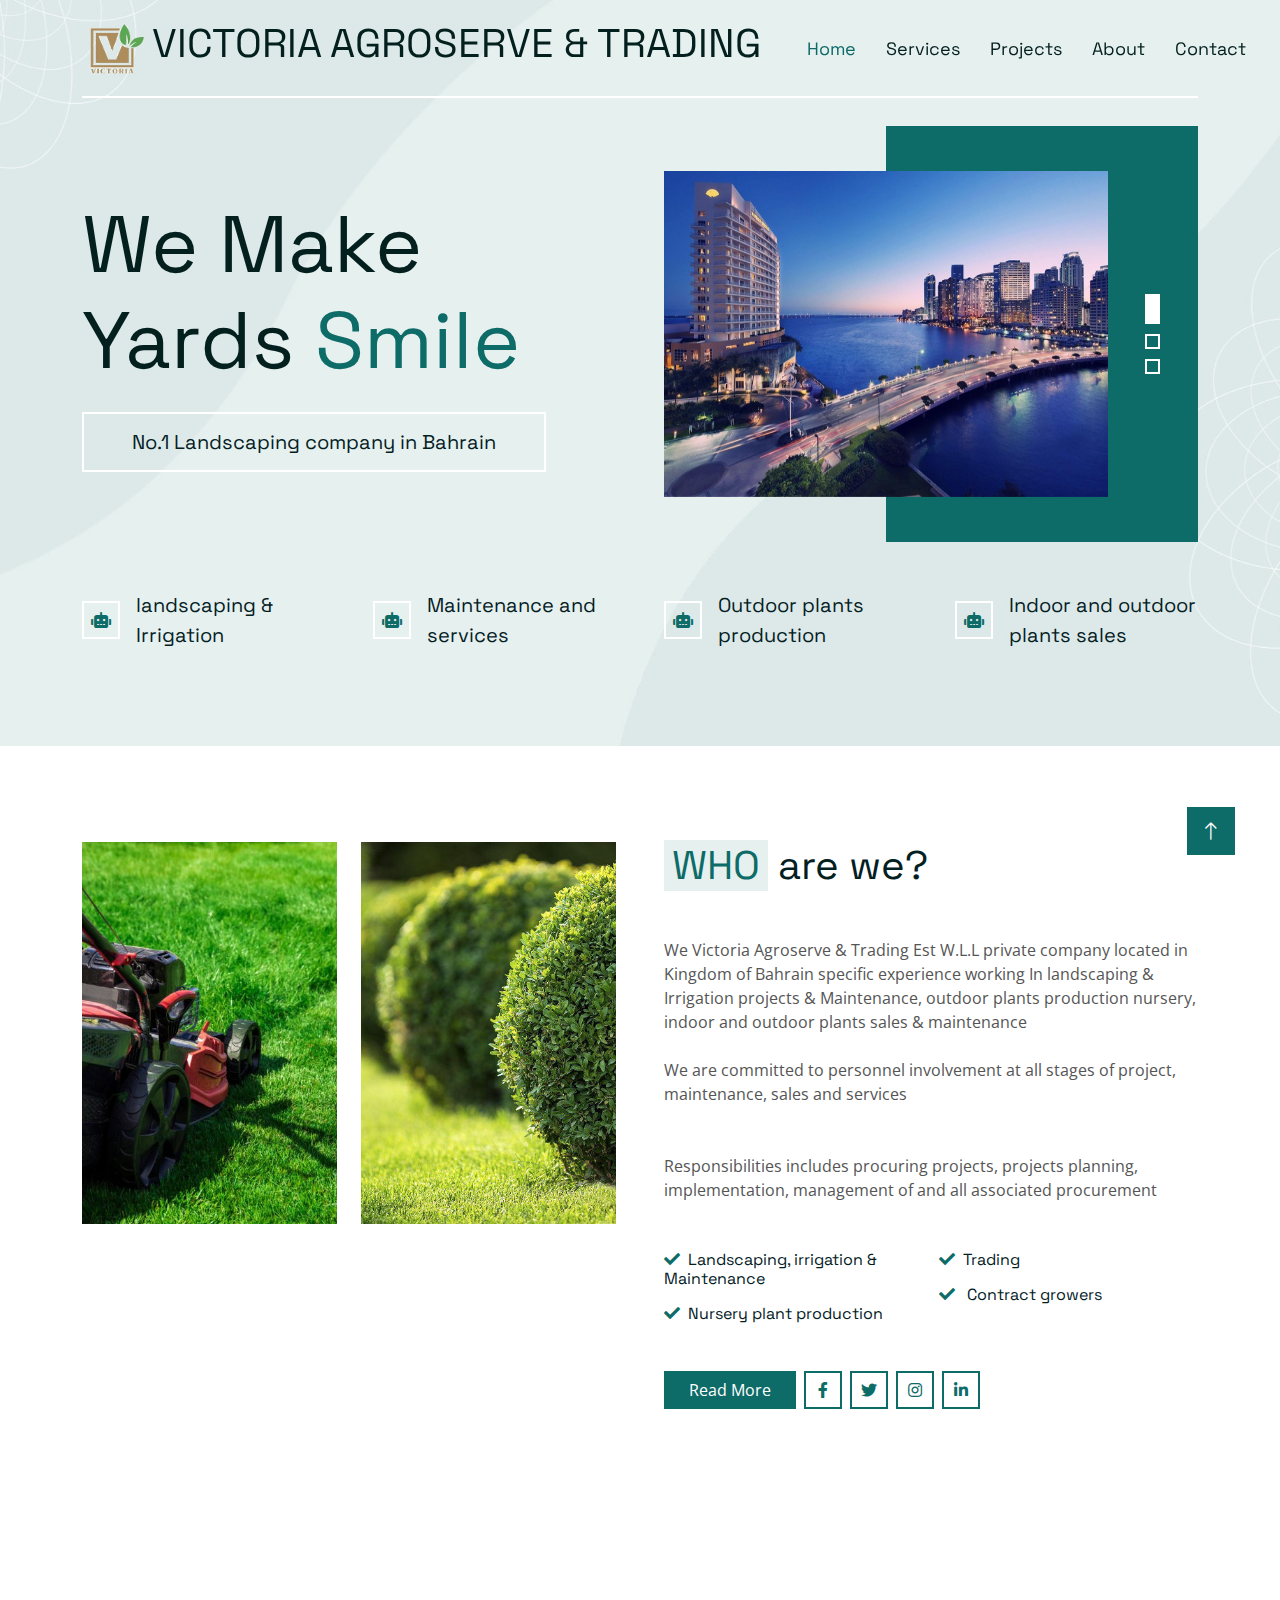
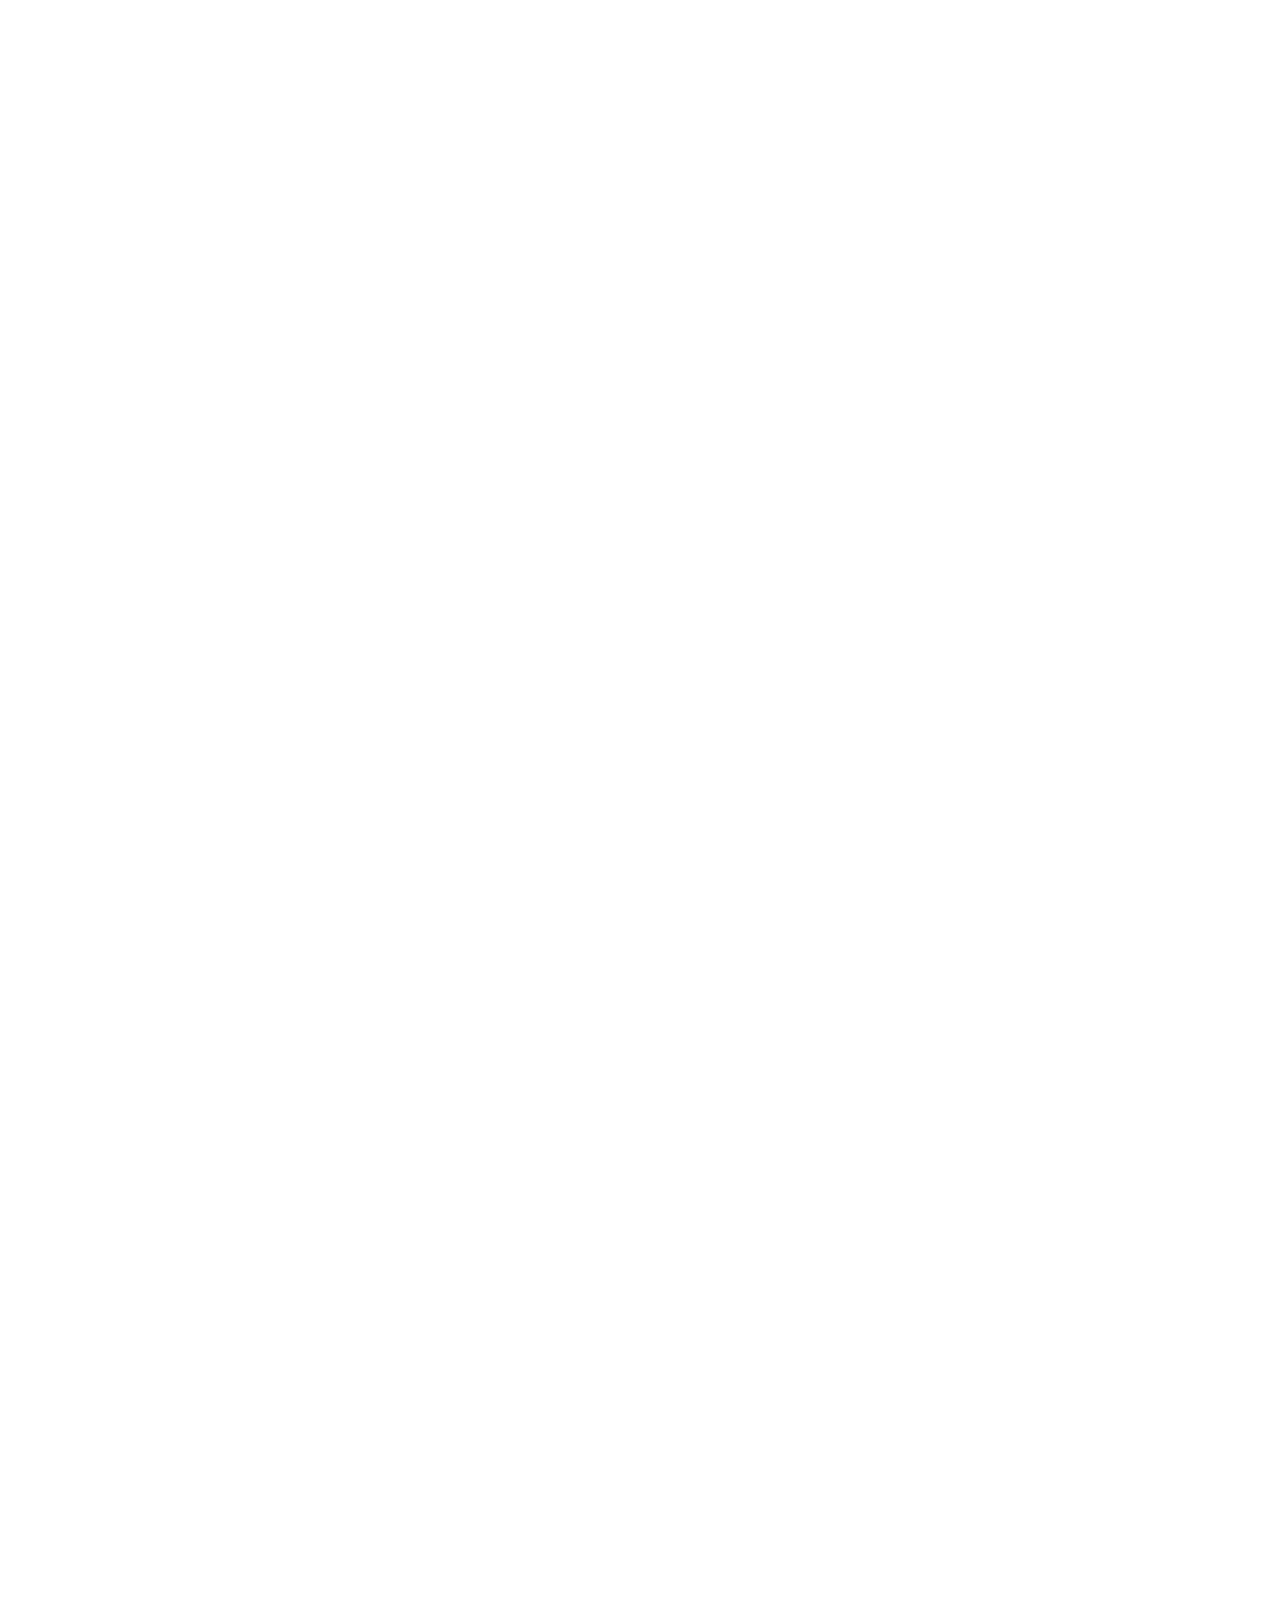
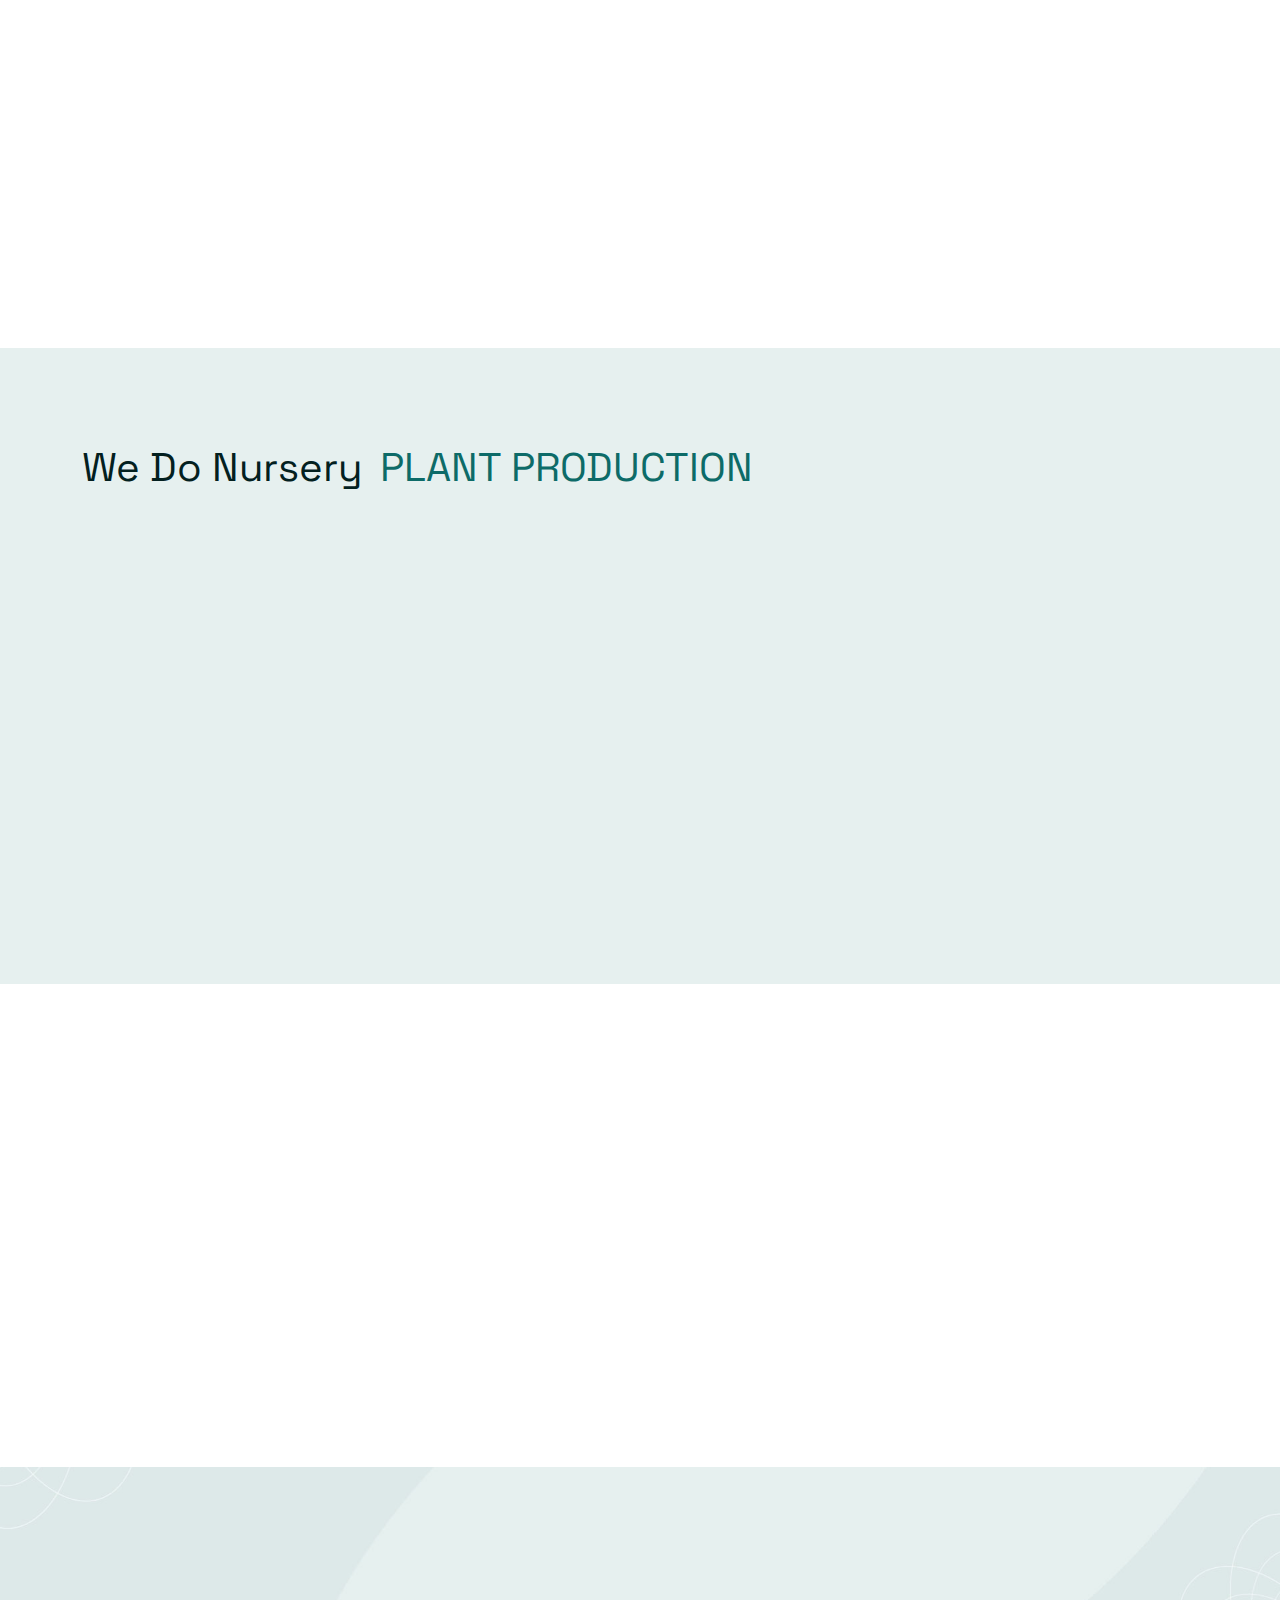
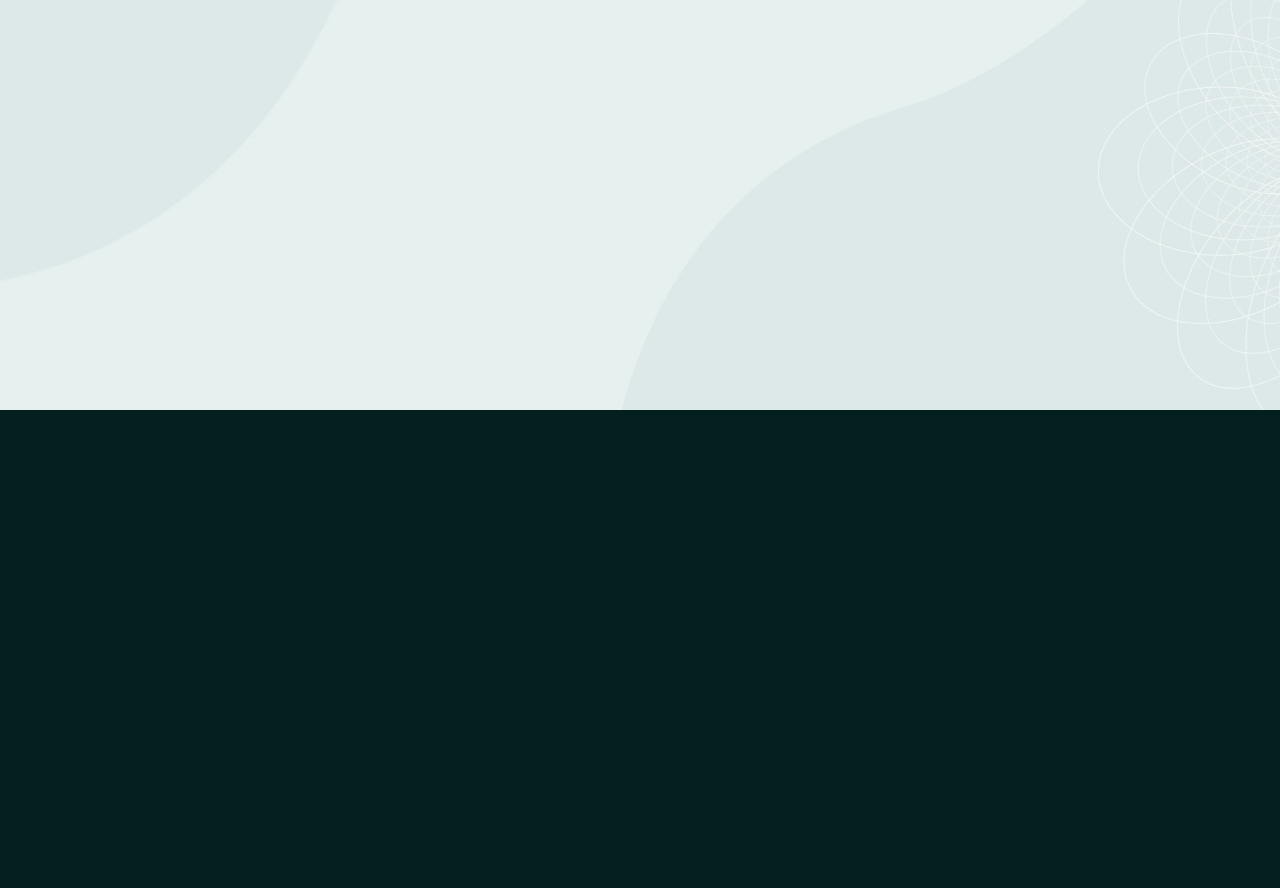
<file: index.html>
<!DOCTYPE html>
<html lang="en">

<head>
    <meta charset="utf-8">
    <title>Victoria</title>
    <meta content="width=device-width, initial-scale=1.0" name="viewport">
    <meta content="" name="keywords">
    <meta content="" name="description">

    <!-- Favicon -->
    <link href="img/favicon.ico" rel="icon">

    <!-- Google Web Fonts -->
    <link rel="preconnect" href="https://fonts.googleapis.com">
    <link rel="preconnect" href="https://fonts.gstatic.com" crossorigin>
    <link href="https://fonts.googleapis.com/css2?family=Open+Sans&family=Space+Grotesk&display=swap" rel="stylesheet">

    <!-- Icon Font Stylesheet -->
    <link href="https://cdnjs.cloudflare.com/ajax/libs/font-awesome/5.10.0/css/all.min.css" rel="stylesheet">
    <link href="https://cdn.jsdelivr.net/npm/bootstrap-icons@1.4.1/font/bootstrap-icons.css" rel="stylesheet">

    <!-- Libraries Stylesheet -->
    <link href="lib/animate/animate.min.css" rel="stylesheet">
    <link href="lib/owlcarousel/assets/owl.carousel.min.css" rel="stylesheet">

    <!-- Customized Bootstrap Stylesheet -->
    <link href="css/bootstrap.min.css" rel="stylesheet">

    <!-- Template Stylesheet -->
    <link href="css/style.css" rel="stylesheet">
</head>

<body>
    <!-- Spinner Start -->
    <div id="spinner"
        class="show bg-white position-fixed translate-middle w-100 vh-100 top-50 start-50 d-flex align-items-center justify-content-center">
        <div class="spinner-grow text-primary" style="width: 3rem; height: 3rem;" role="status">
            <span class="sr-only">Loading...</span>
        </div>
    </div>
    <!-- Spinner End -->


    <!-- Navbar Start -->
    <div class="container-fluid sticky-top">
        <div class="container">
            <nav class="navbar navbar-expand-lg navbar-light border-bottom border-2 border-white">
                
                <a href="index.html">  <img src="img/logo_transparent.png" style="width: 70px; height: 65px; padding-right: 5px;" alt="LOGO"></a>
                <a href="index.html" class="navbar-brand">
                    <h1 >VICTORIA AGROSERVE & TRADING  </h1>
                </a>
                <button type="button" class="navbar-toggler ms-auto me-0" data-bs-toggle="collapse"
                    data-bs-target="#navbarCollapse">
                    <span class="navbar-toggler-icon"></span>
                </button>
                <div class="collapse navbar-collapse" id="navbarCollapse">
                    <div class="navbar-nav ms-auto">
                        <a href="index.html" class="nav-item nav-link active">Home</a>
                       
                        <a href="service.html" class="nav-item nav-link">Services</a>
                        <a href="project.html" class="nav-item nav-link">Projects</a>
                        <!-- <div class="nav-item dropdown">
                            <a href="#!" class="nav-link dropdown-toggle" data-bs-toggle="dropdown">Pages</a>
                            <div class="dropdown-menu bg-light mt-2">
                                <a href="feature.html" class="dropdown-item">Features</a>
                                <a href="team.html" class="dropdown-item">Our Team</a>
                                <a href="testimonial.html" class="dropdown-item">Testimonial</a>
                                <a href="404.html" class="dropdown-item">404 Page</a>
                            </div>
                        </div> -->
                         <a href="about.html" class="nav-item nav-link">About</a>
                        <a href="contact.html" class="nav-item nav-link">Contact</a>
                    </div>
                </div>
            </nav>
        </div>
    </div>
    <!-- Navbar End -->


    <!-- Hero Start -->
    <div class="container-fluid pb-5 hero-header bg-light mb-5">
        <div class="container py-5">
            <div class="row g-5 align-items-center mb-5">
                <div class="col-lg-6">
                    <h1 class="display-1 mb-4 animated slideInRight">We Make Yards <span class="text-primary">Smile</span>
                        </h1>
                    <h5 class="d-inline-block border border-2 border-white py-3 px-5 mb-0 animated slideInRight">
                        No.1 Landscaping company in Bahrain</h5>
                </div>
                <div class="col-lg-6">
                    <div class="owl-carousel header-carousel animated fadeIn">
                        <img class="img-fluid" src="img/slider-1.jpg" alt="">
                        <img class="img-fluid" src="img/slider-2.jpg" alt="">
                        <img class="img-fluid" src="img/slider-3.jpg" alt="">
                    </div>
                </div>
            </div>
            <div class="row g-5 animated fadeIn">
                <div class="col-md-6 col-lg-3">
                    <div class="d-flex align-items-center">
                        <div class="flex-shrink-0 btn-square border border-2 border-white me-3">
                            <i class="fa fa-robot text-primary"></i>
                        </div>
                        <h5 class="lh-base mb-0">landscaping & Irrigation</h5>
                    </div>
                </div>
                <div class="col-md-6 col-lg-3">
                    <div class="d-flex align-items-center">
                        <div class="flex-shrink-0 btn-square border border-2 border-white me-3">
                            <i class="fa fa-robot text-primary"></i>
                        </div>
                        <h5 class="lh-base mb-0">Maintenance and services</h5>
                    </div>
                </div>
                <div class="col-md-6 col-lg-3">
                    <div class="d-flex align-items-center">
                        <div class="flex-shrink-0 btn-square border border-2 border-white me-3">
                            <i class="fa fa-robot text-primary"></i>
                        </div>
                        <h5 class="lh-base mb-0">Outdoor plants production</h5>
                    </div>
                </div>
                <div class="col-md-6 col-lg-3">
                    <div class="d-flex align-items-center">
                        <div class="flex-shrink-0 btn-square border border-2 border-white me-3">
                            <i class="fa fa-robot text-primary"></i>
                        </div>
                        <h5 class="lh-base mb-0"> Indoor and outdoor plants sales</h5>
                    </div>
                </div>
            </div>
        </div>
    </div>
    <!-- Hero End -->


    <!-- About Start -->
    <div class="container-fluid py-5">
        <div class="container">
            <div class="row g-5">
                <div class="col-lg-6">
                    <div class="row">
                        <div class="col-6 wow fadeIn" data-wow-delay="0.1s">
                            <img class="img-fluid" src="img/m1.jpg" alt="">
                        </div>
                         <div class="col-6 wow fadeIn" data-wow-delay="0.1s">
                            <img class="img-fluid" src="img/qq1.jpg" alt="">
                        </div>
                        <!-- <div class="col-6 wow fadeIn" data-wow-delay="0.3s">
                            <img class="img-fluid h-75" src="img/about-2.jpg" alt="">
                            <div class="h-25 d-flex align-items-center text-center bg-primary px-4">
                                <h4 class="text-white lh-base mb-0">Award Winning Studio Since 1990</h4>
                            </div>
                        </div> -->
                    </div>
                </div>
                <div class="col-lg-6 wow fadeIn" data-wow-delay="0.5s">
                    <h1 class="mb-5"><span class="text-uppercase text-primary bg-light px-2">Who</span> are we?
                        </h1>
                    <p class="mb-4"> We Victoria Agroserve & Trading Est W.L.L private company located in Kingdom of 
                        Bahrain specific  experience working In landscaping & Irrigation projects & 
                        Maintenance, outdoor plants production nursery, indoor and outdoor plants sales & 
                        maintenance </p>
                    <p class="mb-5">We are committed to personnel involvement at all stages of project,
                         maintenance, sales and services</p>
                    <p class="mb-5"> Responsibilities includes procuring projects, projects planning, implementation, 
                        management of and all associated procurement </p>     
                    <div class="row g-3">
                        <div class="col-sm-6">
                            <h6 class="mb-3"><i class="fa fa-check text-primary me-2"></i>Landscaping, irrigation & Maintenance</h6>
                            <h6 class="mb-0"><i class="fa fa-check text-primary me-2"></i>Nursery plant production</h6>
                        </div>
                        <div class="col-sm-6">
                            <h6 class="mb-3"><i class="fa fa-check text-primary me-2"></i>Trading</h6>
                            <h6 class="mb-0"><i class="fa fa-check text-primary me-2"></i> Contract growers </h6>
                        </div>
                    </div>
                    <div class="d-flex align-items-center mt-5">
                        <a class="btn btn-primary px-4 me-2" href="#!">Read More</a>
                        <a class="btn btn-outline-primary btn-square border-2 me-2" href="#!"><i
                                class="fab fa-facebook-f"></i></a>
                        <a class="btn btn-outline-primary btn-square border-2 me-2" href="#!"><i
                                class="fab fa-twitter"></i></a>
                        <a class="btn btn-outline-primary btn-square border-2 me-2" href="#!"><i
                                class="fab fa-instagram"></i></a>
                        <a class="btn btn-outline-primary btn-square border-2" href="#!"><i
                                class="fab fa-linkedin-in"></i></a>
                    </div>
                </div>
            </div>
        </div>
    </div>
    <!-- About End -->


    <!-- Feature Start -->
    <div class="container-fluid py-5">
        <div class="container">
            <div class="text-center wow fadeIn" data-wow-delay="0.1s">
                <h1 class="mb-5">Why People <span class="text-uppercase text-primary bg-light px-2">Choose Us</span>
                </h1>
            </div>
            <div class="row g-5 align-items-center text-center">
                <div class="col-md-6 col-lg-4 wow fadeIn" data-wow-delay="0.1s">
                    <i class="fa fa-calendar-alt fa-5x text-primary mb-4"></i>
                    <h4>25+ Years Experience</h4>
                    <p class="mb-0">With years of experience, we create beautiful, functional, and lasting outdoor spaces. From design to maintenance, we deliver quality landscapes you’ll love.</p>
                </div>
                <div class="col-md-6 col-lg-4 wow fadeIn" data-wow-delay="0.3s">
                    <i class="fa fa-tasks fa-5x text-primary mb-4"></i>
                    <h4>Best landscaping Design</h4>
                    <p class="mb-0">We create innovative landscape designs that blend beauty, function, and sustainability—transforming outdoor spaces into stunning landscapes tailored to your lifestyle.</p>
                </div>
                <div class="col-md-6 col-lg-4 wow fadeIn" data-wow-delay="0.5s">
                    <i class="fa fa-pencil-ruler fa-5x text-primary mb-4"></i>
                    <h4>Innovative Architects</h4>
                    <p class="mb-0">Innovative Architects creates modern,sustainable and functional designs that blend creativity with technology to craft inspiring spaces built to last.</p>
                </div>
                <div class="col-md-6 col-lg-4 wow fadeIn" data-wow-delay="0.1s">
                    <i class="fa fa-user fa-5x text-primary mb-4"></i>
                    <h4>Customer Satisfaction</h4>
                    <p class="mb-0">Customer satisfaction drives us—we understand your needs, deliver quality results, and build lasting trust through reliable service.</p>
                </div>
                <div class="col-md-6 col-lg-4 wow fadeIn" data-wow-delay="0.3s">
                    <i class="fa fa-hand-holding-usd fa-5x text-primary mb-4"></i>
                    <h4>Budget Friendly</h4>
                    <p class="mb-0">Our budget-friendly approach delivers quality craftsmanship and cost-effective solutions, ensuring results that match your vision without overspending.</p>
                </div>
                <div class="col-md-6 col-lg-4 wow fadeIn" data-wow-delay="0.5s">
                    <i class="fa fa-check fa-5x text-primary mb-4"></i>
                    <h4>Sustainable Material</h4>
                    <p class="mb-0">We prioritize sustainable materials that are eco-friendly, durable, and responsibly sourced, ensuring every project supports a greener and healthier future.</p>
                </div>
            </div>
        </div>
    </div>
    <!-- Feature End -->


    <!-- Project Start -->
    <div class="container-fluid mt-5">
        <div class="container mt-5">
            <div class="row g-0">
                <div class="col-lg-5 wow fadeIn" data-wow-delay="0.1s">
                    <div class="d-flex flex-column justify-content-center bg-primary h-100 p-5">
                        <h1 class="text-white mb-5"><span
                                class="text-uppercase text-primary bg-light px-2">Completed 1000+ Projects</span></h1>
                        <h4 class="text-white mb-0"><span class="display-1">100+</span>projects are ongoing</h4>
                    </div>
                </div>
                <div class="col-lg-7">
                    <div class="row g-0">
                        <div class="col-md-6 col-lg-4 wow fadeIn" data-wow-delay="0.2s">
                            <div class="project-item position-relative overflow-hidden">
                                <img class="img-fluid w-100 " src="img/p1.jpg" alt="">
                                <a class="project-overlay text-decoration-none" href="#!">
                                    <h4 class="text-white">Manama</h4>
                                    <small class="text-white">100+ Projects</small>
                                </a>
                            </div>
                        </div>
                        <div class="col-md-6 col-lg-4 wow fadeIn" data-wow-delay="0.3s">
                            <div class="project-item position-relative overflow-hidden">
                                <img class="img-fluid w-100 " src="img/p2.jpg" alt="">
                                <a class="project-overlay text-decoration-none" href="#!">
                                    <h4 class="text-white">Muharraq</h4>
                                    <small class="text-white">100+ Projects</small>
                                </a>
                            </div>
                        </div>
                        <div class="col-md-6 col-lg-4 wow fadeIn" data-wow-delay="0.4s">
                            <div class="project-item position-relative overflow-hidden">
                                <img class="img-fluid w-100" src="img/p3.jpg" alt="">
                                <a class="project-overlay text-decoration-none" href="#!">
                                    <h4 class="text-white">Hamad Town</h4>
                                    <small class="text-white">100+ Projects</small>
                                </a>
                            </div>
                        </div>
                        <div class="col-md-6 col-lg-4 wow fadeIn" data-wow-delay="0.5s">
                            <div class="project-item position-relative overflow-hidden">
                                <img class="img-fluid w-100" src="img/p4.jpg" alt="">
                                <a class="project-overlay text-decoration-none" href="#!">
                                    <h4 class="text-white">Riffa</h4>
                                    <small class="text-white">100+ Projects</small>
                                </a>
                            </div>
                        </div>
                        <div class="col-md-6 col-lg-4 wow fadeIn" data-wow-delay="0.6s">
                            <div class="project-item position-relative overflow-hidden">
                                <img class="img-fluid w-100" src="img/p5.jpg" alt="">
                                <a class="project-overlay text-decoration-none" href="#!">
                                    <h4 class="text-white">A'ali</h4>
                                    <small class="text-white">100+ Projects</small>
                                </a>
                            </div>
                        </div>
                        <div class="col-md-6 col-lg-4 wow fadeIn" data-wow-delay="0.7s">
                            <div class="project-item position-relative overflow-hidden">
                                <img class="img-fluid w-100" src="img/p6.jpg" alt="">
                                <a class="project-overlay text-decoration-none" href="#!">
                                    <h4 class="text-white">Isa Town</h4>
                                    <small class="text-white">100+ Projects</small>
                                </a>
                            </div>
                        </div>
                    </div>
                </div>
            </div>
        </div>
    </div>
    <!-- Project End -->


    <!-- Service Start -->
    <div class="container-fluid py-5">
        <div class="container py-5">
            <div class="row g-5 align-items-center">
                <div class="col-lg-5 wow fadeIn" data-wow-delay="0.1s">
                    <h1 class="mb-5">Our Creative <span
                            class="text-uppercase text-primary bg-light px-2">Services</span></h1>
                    <p>Our creative services bring innovation and artistry to every project. From unique garden designs to custom outdoor features, we blend nature with creativity to craft landscapes that are beautiful, functional, and truly one of a kind.</p>
                    
                    <div class="d-flex align-items-center bg-light">
                        <div class="btn-square flex-shrink-0 bg-primary" style="width: 100px; height: 100px;">
                            <i class="fa fa-phone fa-2x text-white"></i>
                        </div>
                        <div class="px-3">
                            <h3> +973 13 11 35 59</h3>
                            <span>Call us direct for get a free consultation</span>
                        </div>
                    </div>
                </div>
                <div class="col-lg-7">
                    <div class="row g-0">
                        <div class="col-md-6 wow fadeIn" data-wow-delay="0.2s">
                            <div class="service-item h-100 d-flex flex-column justify-content-center bg-primary">
                                <a href="#!" class="service-img position-relative mb-4">
                                    <img class="img-fluid w-100" src="img/s1.jpg" alt="">
                                    <h3>Landscaping</h3>
                                </a>
                                <p class="mb-0">We create beautiful, functional, and sustainable outdoor spaces that transform gardens and landscapes into inviting, vibrant environments.</p>
                            </div>
                        </div>
                        <div class="col-md-6 wow fadeIn" data-wow-delay="0.4s">
                            <div class="service-item h-100 d-flex flex-column justify-content-center bg-light">
                                <a href="#!" class="service-img position-relative mb-4">
                                    <img class="img-fluid w-100" src="img/s2.jpg" alt="">
                                    <h3>Irrigation</h3>
                                </a>
                                <p class="mb-0">We provide efficient irrigation solutions that keep your landscapes lush and healthy while conserving water and supporting sustainable growth.</p>
                            </div>
                        </div>
                        <div class="col-md-6 wow fadeIn" data-wow-delay="0.6s">
                            <div class="service-item h-100 d-flex flex-column justify-content-center bg-light">
                                <a href="#!" class="service-img position-relative mb-4">
                                    <img class="img-fluid w-100" src="img/s3.jpg" alt="">
                                    <h3>Maintenance </h3>
                                </a>
                                <p class="mb-0">We offer comprehensive landscaping maintenance to keep your outdoor spaces healthy, vibrant, and beautifully maintained all year round.</p>
                            </div>
                        </div>
                        <div class="col-md-6 wow fadeIn" data-wow-delay="0.8s">
                            <div class="service-item h-100 d-flex flex-column justify-content-center bg-primary">
                                <a href="#!" class="service-img position-relative mb-4">
                                    <img class="img-fluid w-100" src="img/s4.jpg" alt="">
                                    <h3>Sales</h3>
                                </a>
                                <p class="mb-0">We offer a wide selection of indoor and outdoor plants, carefully chosen to thrive and enhance homes, offices, and gardens.</p>
                            </div>
                        </div>
                    </div>
                </div>
            </div>
        </div>
    </div>
    <!-- Service End -->


    <!-- Team Start -->
    <div class="container-fluid bg-light py-5">
        <div class="container py-5">
            <h1 class="mb-5">We Do Nursery  <span class="text-uppercase text-primary bg-light px-2">PLANT PRODUCTION</span>
            </h1>
            <div class="row g-4">
                <div class="col-md-6 col-lg-3 wow fadeIn" data-wow-delay="0.1s">
                    <div class="team-item position-relative overflow-hidden">
                        <img class="img-fluid w-100" src="img/nn1.jpg" alt="">
                        <div class="team-overlay">
                            <small class="mb-2">PRODUCTION UNIT</small>
                            <h4 class="lh-base text-light">Indoor Plants</h4>
                            <!-- <div class="d-flex justify-content-center">
                                <a class="btn btn-outline-primary btn-sm-square border-2 me-2" href="#!">
                                    <i class="fab fa-facebook-f"></i>
                                </a>
                                <a class="btn btn-outline-primary btn-sm-square border-2 me-2" href="#!">
                                    <i class="fab fa-twitter"></i>
                                </a>
                                <a class="btn btn-outline-primary btn-sm-square border-2 me-2" href="#!">
                                    <i class="fab fa-instagram"></i>
                                </a>
                                <a class="btn btn-outline-primary btn-sm-square border-2 me-2" href="#!">
                                    <i class="fab fa-linkedin-in"></i>
                                </a>
                            </div> -->
                        </div>
                    </div>
                </div>
                <div class="col-md-6 col-lg-3 wow fadeIn" data-wow-delay="0.3s">
                    <div class="team-item position-relative overflow-hidden">
                        <img class="img-fluid w-100" src="img/nn2.jpg" alt="">
                        <div class="team-overlay">
                            <small class="mb-2">PRODUCTION UNIT </small>
                            <h4 class="lh-base text-light">Outdoor Plants</h4>
                            <!-- <div class="d-flex justify-content-center">
                                <a class="btn btn-outline-primary btn-sm-square border-2 me-2" href="#!">
                                    <i class="fab fa-facebook-f"></i>
                                </a>
                                <a class="btn btn-outline-primary btn-sm-square border-2 me-2" href="#!">
                                    <i class="fab fa-twitter"></i>
                                </a>
                                <a class="btn btn-outline-primary btn-sm-square border-2 me-2" href="#!">
                                    <i class="fab fa-instagram"></i>
                                </a>
                                <a class="btn btn-outline-primary btn-sm-square border-2 me-2" href="#!">
                                    <i class="fab fa-linkedin-in"></i>
                                </a>
                            </div> -->
                        </div>
                    </div>
                </div>
                <div class="col-md-6 col-lg-3 wow fadeIn" data-wow-delay="0.5s">
                    <div class="team-item position-relative overflow-hidden">
                        <img class="img-fluid w-100" src="img/nn.jpg" alt="">
                        <div class="team-overlay">
                            <small class="mb-2">PRODUCTION UNIT </small>
                            <h4 class="lh-base text-light">Outdoor Plants </h4>
                            <!-- <div class="d-flex justify-content-center">
                                <a class="btn btn-outline-primary btn-sm-square border-2 me-2" href="#!">
                                    <i class="fab fa-facebook-f"></i>
                                </a>
                                <a class="btn btn-outline-primary btn-sm-square border-2 me-2" href="#!">
                                    <i class="fab fa-twitter"></i>
                                </a>
                                <a class="btn btn-outline-primary btn-sm-square border-2 me-2" href="#!">
                                    <i class="fab fa-instagram"></i>
                                </a>
                                <a class="btn btn-outline-primary btn-sm-square border-2 me-2" href="#!">
                                    <i class="fab fa-linkedin-in"></i>
                                </a>
                            </div> -->
                        </div>
                    </div>
                </div>
                <div class="col-md-6 col-lg-3 wow fadeIn" data-wow-delay="0.7s">
                    <div class="team-item position-relative overflow-hidden">
                        <img class="img-fluid w-100" src="img/nn4.jpg" alt="">
                        <div class="team-overlay">
                            <small class="mb-2">PRODUCTION UNIT</small>
                            <h4 class="lh-base text-light">Indoor Plants</h4>
                            <!-- <div class="d-flex justify-content-center">
                                <a class="btn btn-outline-primary btn-sm-square border-2 me-2" href="#!">
                                    <i class="fab fa-facebook-f"></i>
                                </a>
                                <a class="btn btn-outline-primary btn-sm-square border-2 me-2" href="#!">
                                    <i class="fab fa-twitter"></i>
                                </a>
                                <a class="btn btn-outline-primary btn-sm-square border-2 me-2" href="#!">
                                    <i class="fab fa-instagram"></i>
                                </a>
                                <a class="btn btn-outline-primary btn-sm-square border-2 me-2" href="#!">
                                    <i class="fab fa-linkedin-in"></i>
                                </a>
                            </div> -->
                        </div>
                    </div>
                </div>
            </div>
        </div>
    </div>
    <!-- Team End -->


    <!-- Testimonial Start -->
    <div class="container-xxl py-5">
        <div class="container py-5">
            <div class="row justify-content-center">
                <div class="col-md-12 col-lg-9">
                    <div class="owl-carousel testimonial-carousel wow fadeIn" data-wow-delay="0.2s">
                        <div class="testimonial-item">
                            <div class="row g-5 align-items-center">
                                <div class="col-md-6">
                                    <div class="testimonial-img">
                                        <img class="img-fluid" src="img/testimonial-1.jpg" alt="">
                                    </div>
                                </div>
                                <div class="col-md-6">
                                    <div class="testimonial-text pb-5 pb-md-0">
                                        <h3>Sustainable Material</h3>
                                        <p>We loved that the team used eco-friendly and sustainable materials throughout our garden. It looks beautiful and we feel good knowing it’s environmentally responsible</p>
                                        <h5 class="mb-0">Boris Johnson</h5>
                                    </div>
                                </div>
                            </div>
                        </div>
                        <div class="testimonial-item">
                            <div class="row g-5 align-items-center">
                                <div class="col-md-6">
                                    <div class="testimonial-img">
                                        <img class="img-fluid" src="img/testimonial-2.jpg" alt="">
                                    </div>
                                </div>
                                <div class="col-md-6">
                                    <div class="testimonial-text pb-5 pb-md-0">
                                        <h3>Customer Satisfaction</h3>
                                        <p>Absolutely thrilled with the transformation of our garden! The team was professional, creative, and attentive to every detail. Our outdoor space has never looked better!</p>
                                        <h5 class="mb-0">Alexander Bell</h5>
                                    </div>
                                </div>
                            </div>
                        </div>
                        <div class="testimonial-item">
                            <div class="row g-5 align-items-center">
                                <div class="col-md-6">
                                    <div class="testimonial-img">
                                        <img class="img-fluid" src="img/testimonial-3.jpg" alt="">
                                    </div>
                                </div>
                                <div class="col-md-6">
                                    <div class="testimonial-text pb-5 pb-md-0">
                                        <h3>Budget Friendly</h3>
                                        <p>Affordable, professional, and reliable! They transformed our garden beautifully while keeping everything cost-effective. Highly recommended for anyone on a budget.</p>
                                        <h5 class="mb-0">Bradley Gordon</h5>
                                    </div>
                                </div>
                            </div>
                        </div>
                    </div>
                </div>
            </div>
        </div>
    </div>
    <!-- Testimonial End -->


    <!-- Newsletter Start -->
    <div class="container-fluid bg-primary newsletter p-0">
        <div class="container p-0">
            <div class="row g-0 align-items-center">
                <div class="col-md-7 ps-lg-0 text-start wow fadeIn" data-wow-delay="0.2s">
                    <img class="img-fluid w-100" src="img/claint.JPG" alt="">
                </div>
                <div class="col-md-5 py-5 newsletter-text wow fadeIn" data-wow-delay="0.5s">
                    <div class="p-5">
                        <h1 class="mb-5">Our Major <span
                                class="text-uppercase text-primary bg-white px-2">Clients</span></h1>
                        <!-- <div class="position-relative w-100 mb-2">
                            <input class="form-control border-0 w-100 ps-4 pe-5" type="text"
                                placeholder="Enter Your Email" style="height: 60px;">
                            <button type="button" class="btn shadow-none position-absolute top-0 end-0 mt-2 me-2"><i
                                    class="fa fa-paper-plane text-primary fs-4"></i></button>
                        </div> -->
                        <p class="mb-0">Our landscaping company is dedicated to exceeding client expectations, ensuring complete satisfaction through quality work, timely service, and lasting results.</p>
                    </div>
                </div>
            </div>
        </div>
    </div>
    <!-- Newsletter End -->


    <!-- Footer Start -->
    <div class="container-fluid bg-dark text-white-50 footer pt-5">
        <div class="container py-5">
            <div class="row g-5">
                <div class="col-md-6 col-lg-3 wow fadeIn" data-wow-delay="0.1s">
                    <a href="index.html" class="d-inline-block mb-3">
                        <h1 class="text-white"> VICTORIA AGROSERVE </h1>
                    </a>
                    <p class="mb-0">Whenever you need our landscaping services, feel free to contact us — we’re always ready to help.</p>
                </div>
                <div class="col-md-6 col-lg-3 wow fadeIn" data-wow-delay="0.3s">
                    <h5 class="text-white mb-4">Get In Touch</h5>
                    <p><i class="fa fa-map-marker-alt me-3"></i> CR. 54492-01, Building No.180, Road 3703, Block.337, Um Al Hassam</p>
                    <p><i class="fa fa-phone-alt me-3"></i>+973 13 11 35 59</p>
                    <p><i class="fa fa-envelope me-3"></i>info@victoriabh.com</p>
                    <div class="d-flex pt-2">
                        <a class="btn btn-outline-primary btn-square border-2 me-2" href="#!"><i
                                class="fab fa-twitter"></i></a>
                        <a class="btn btn-outline-primary btn-square border-2 me-2" href="#!"><i
                                class="fab fa-facebook-f"></i></a>
                        <a class="btn btn-outline-primary btn-square border-2 me-2" href="#!"><i
                                class="fab fa-youtube"></i></a>
                        <a class="btn btn-outline-primary btn-square border-2 me-2" href="#!"><i
                                class="fab fa-instagram"></i></a>
                        <a class="btn btn-outline-primary btn-square border-2 me-2" href="#!"><i
                                class="fab fa-linkedin-in"></i></a>
                    </div>
                </div>
                <div class="col-md-6 col-lg-3 wow fadeIn" data-wow-delay="0.5s">
                    <h5 class="text-white mb-4">Popular Link</h5>
                    <a class="btn btn-link" href="about.html">About Us</a>
                    <a class="btn btn-link" href="contact.html">Contact Us</a>
                    <!-- <a class="btn btn-link" href="#!">Privacy Policy</a>
                    <a class="btn btn-link" href="#!">Terms & Condition</a>
                    <a class="btn btn-link" href="#!">Career</a> -->
                </div>
                <div class="col-md-6 col-lg-3 wow fadeIn" data-wow-delay="0.7s">
                    <h5 class="text-white mb-4">Our Services</h5>
                    <a class="btn btn-link" href="service.html">landscaping</a>
                    <a class="btn btn-link" href="service.html">Maintenance  </a>
                    <a class="btn btn-link" href="service.html">Services</a>
                    <a class="btn btn-link" href="service.html">Outdoor plants production</a>
                    <a class="btn btn-link" href="service.html">Indoor and outdoor plants sales</a>
                </div>
            </div>
        </div>
        <div class="container wow fadeIn" data-wow-delay="0.1s">
            <div class="copyright">
                <div class="row">
                    <div class="col-md-6 text-center text-md-start mb-3 mb-md-0">
                        &copy; <a class="border-bottom" href="#!">Your Site Name</a>, All Right Reserved.

                        <!--/*** This template is free as long as you keep the below author’s credit link/attribution link/backlink. ***/-->
                        <!--/*** If you'd like to use the template without the below author’s credit link/attribution link/backlink, ***/-->
                        <!--/*** you can purchase the Credit Removal License from "https://htmlcodex.com/credit-removal". ***/-->
                        <!-- Designed By <a class="border-bottom" href="https://htmlcodex.com">HTML Codex</a>. Distributed by
                        <a class="border-bottom" href="" target="_blank">ThemeWagon</a> -->
                    </div>
                    <div class="col-md-6 text-center text-md-end">
                        <div class="footer-menu">
                            <a href="index.html">Home</a>
                            <a href="project.html">Projects</a>
                            <a href="about.html">Help</a>
                            
                        </div>
                    </div>
                </div>
            </div>
        </div>
    </div>
    <!-- Footer End -->


    <!-- Back to Top -->
    <a href="#!" class="btn btn-lg btn-primary btn-lg-square back-to-top"><i class="bi bi-arrow-up"></i></a>


    <!-- JavaScript Libraries -->
    <script src="https://ajax.googleapis.com/ajax/libs/jquery/3.6.1/jquery.min.js"></script>
    <script src="https://cdn.jsdelivr.net/npm/bootstrap@5.0.0/dist/js/bootstrap.bundle.min.js"></script>
    <script src="lib/wow/wow.min.js"></script>
    <script src="lib/easing/easing.min.js"></script>
    <script src="lib/waypoints/waypoints.min.js"></script>
    <script src="lib/owlcarousel/owl.carousel.min.js"></script>

    <!-- Template Javascript -->
    <script src="js/main.js"></script>
</body>

</html>
</file>
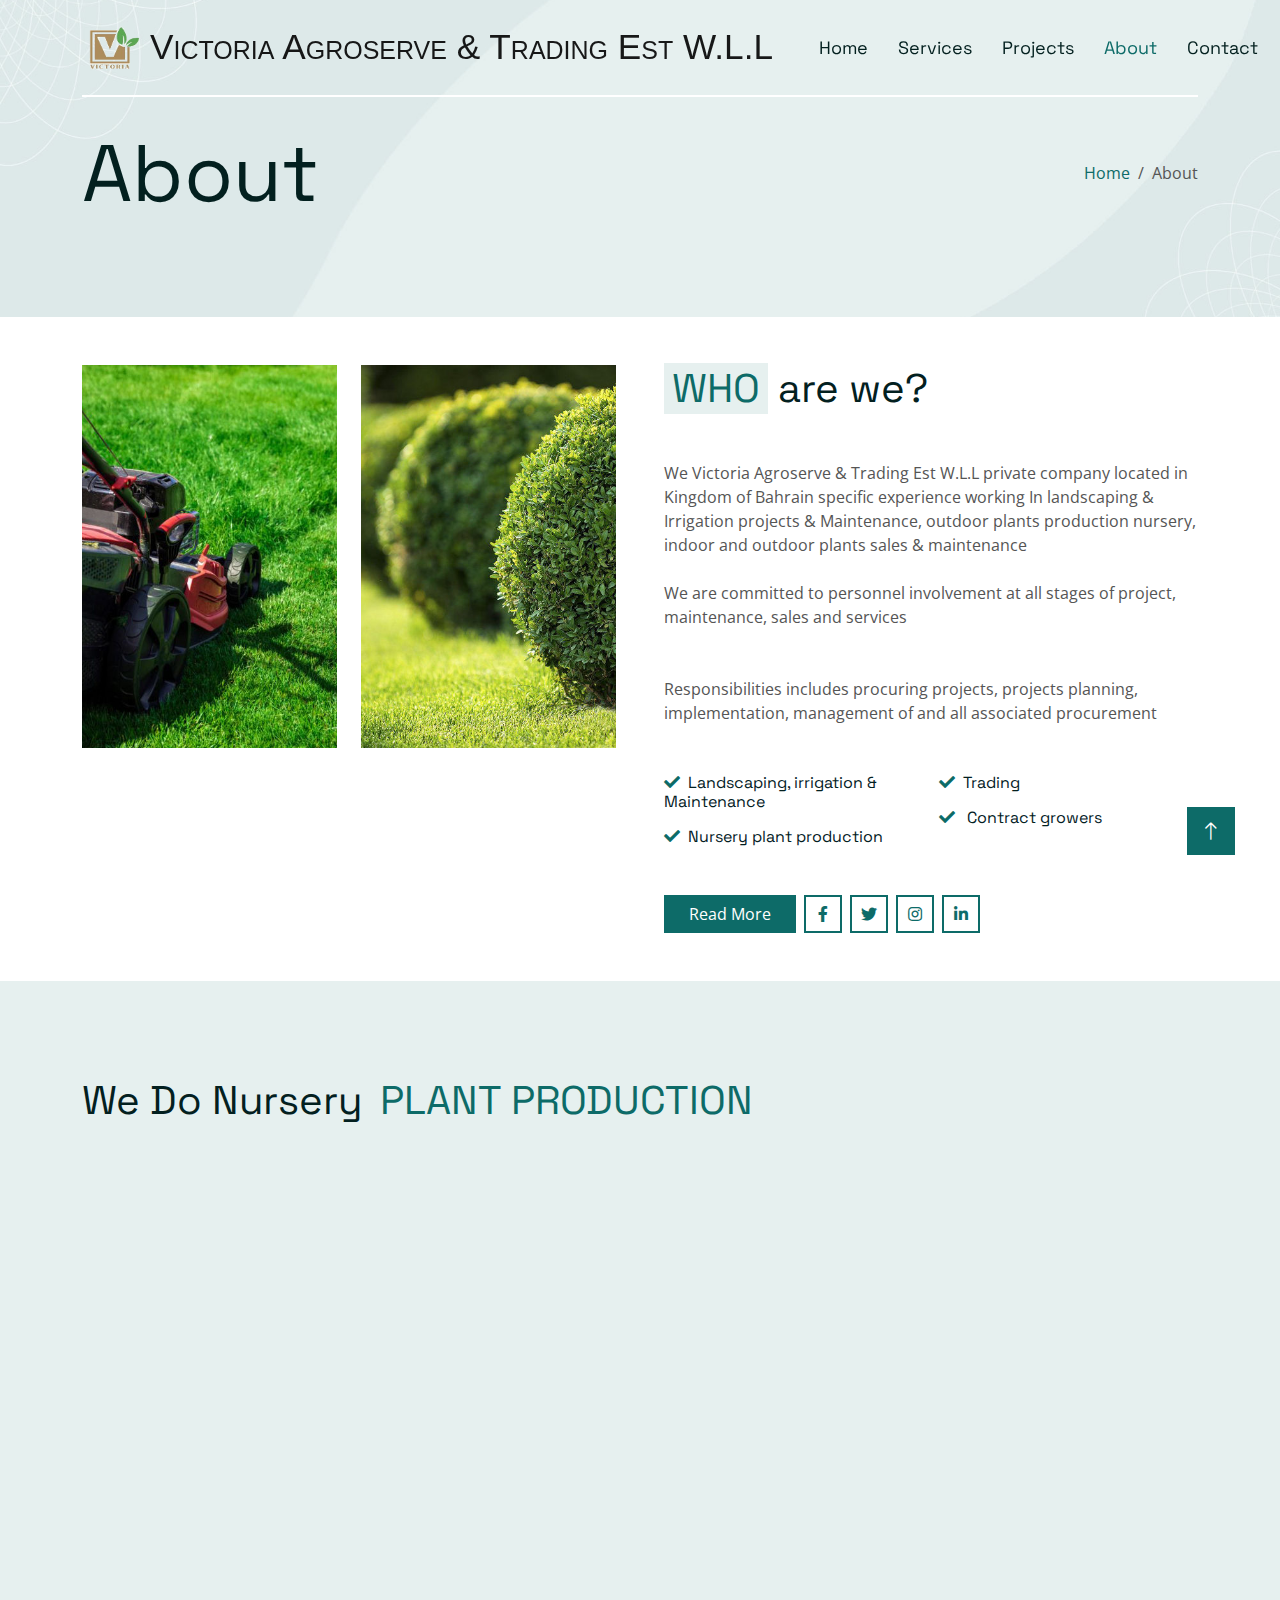
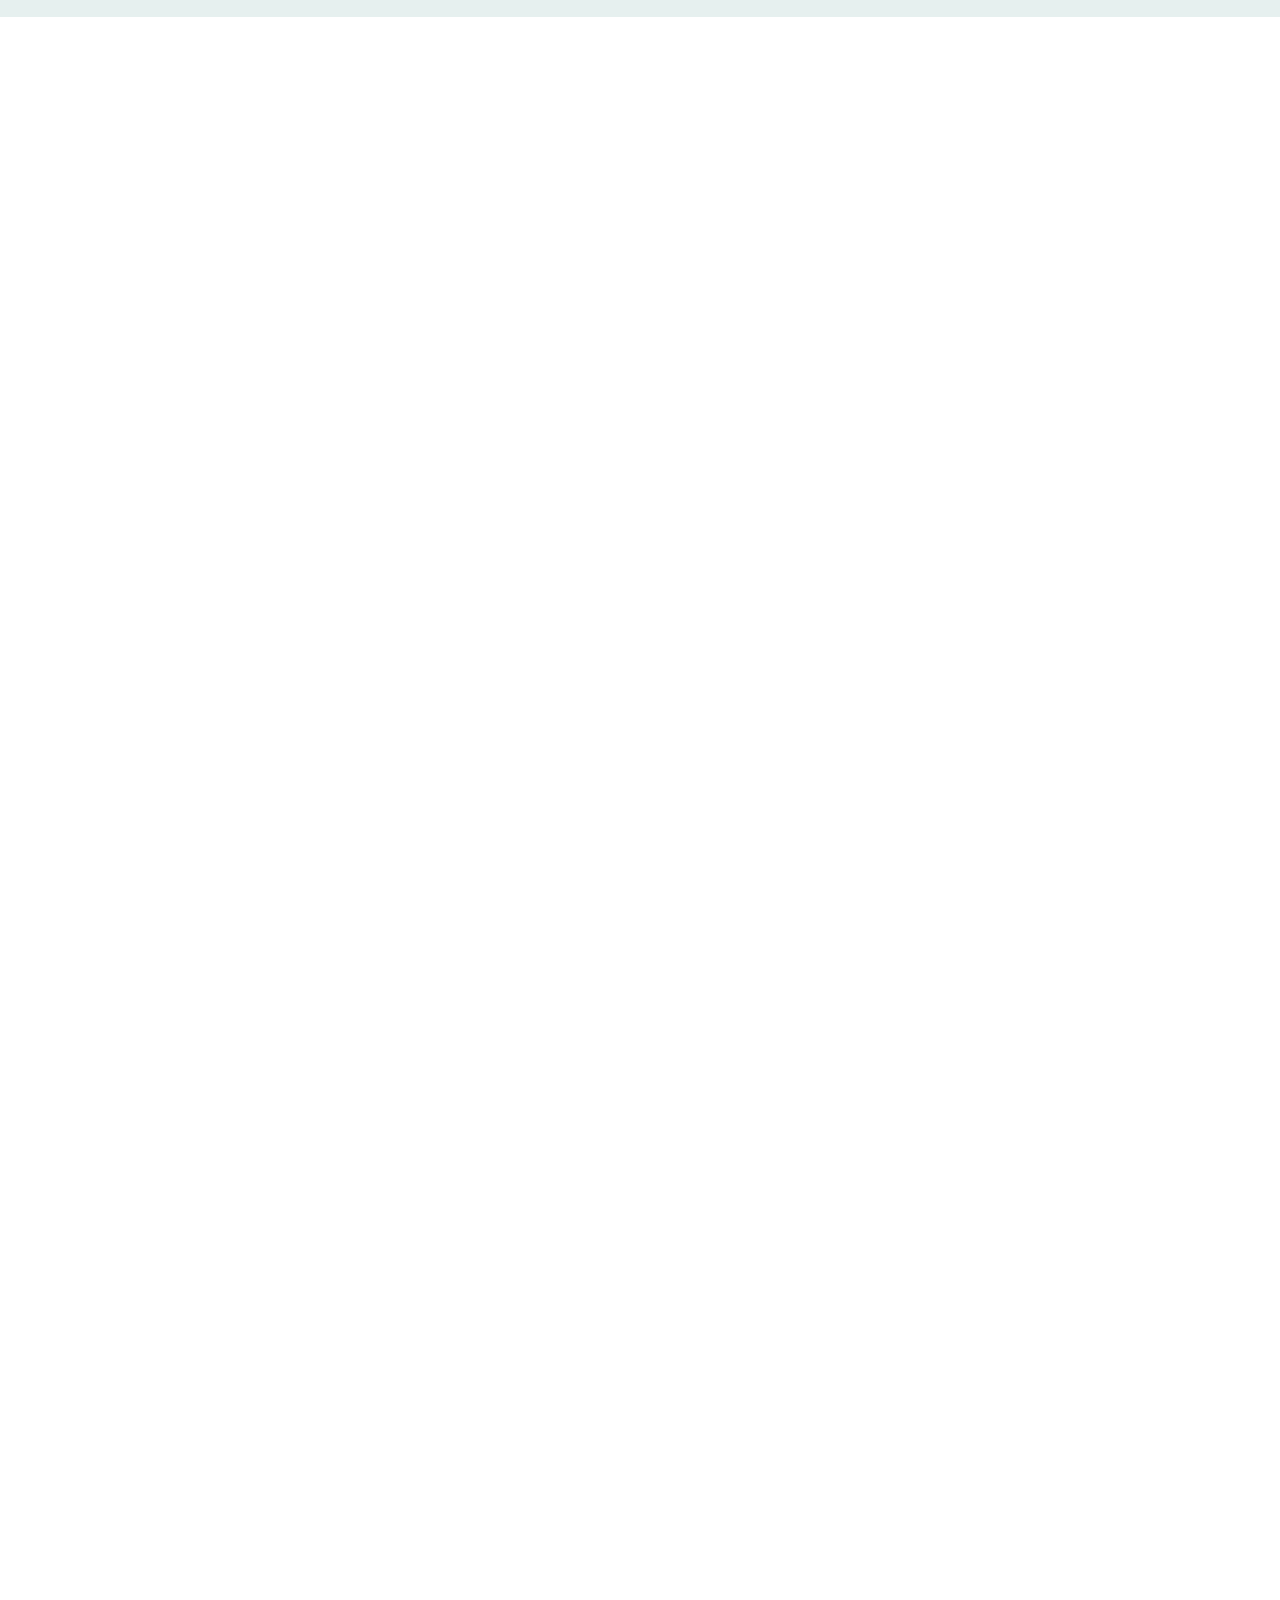
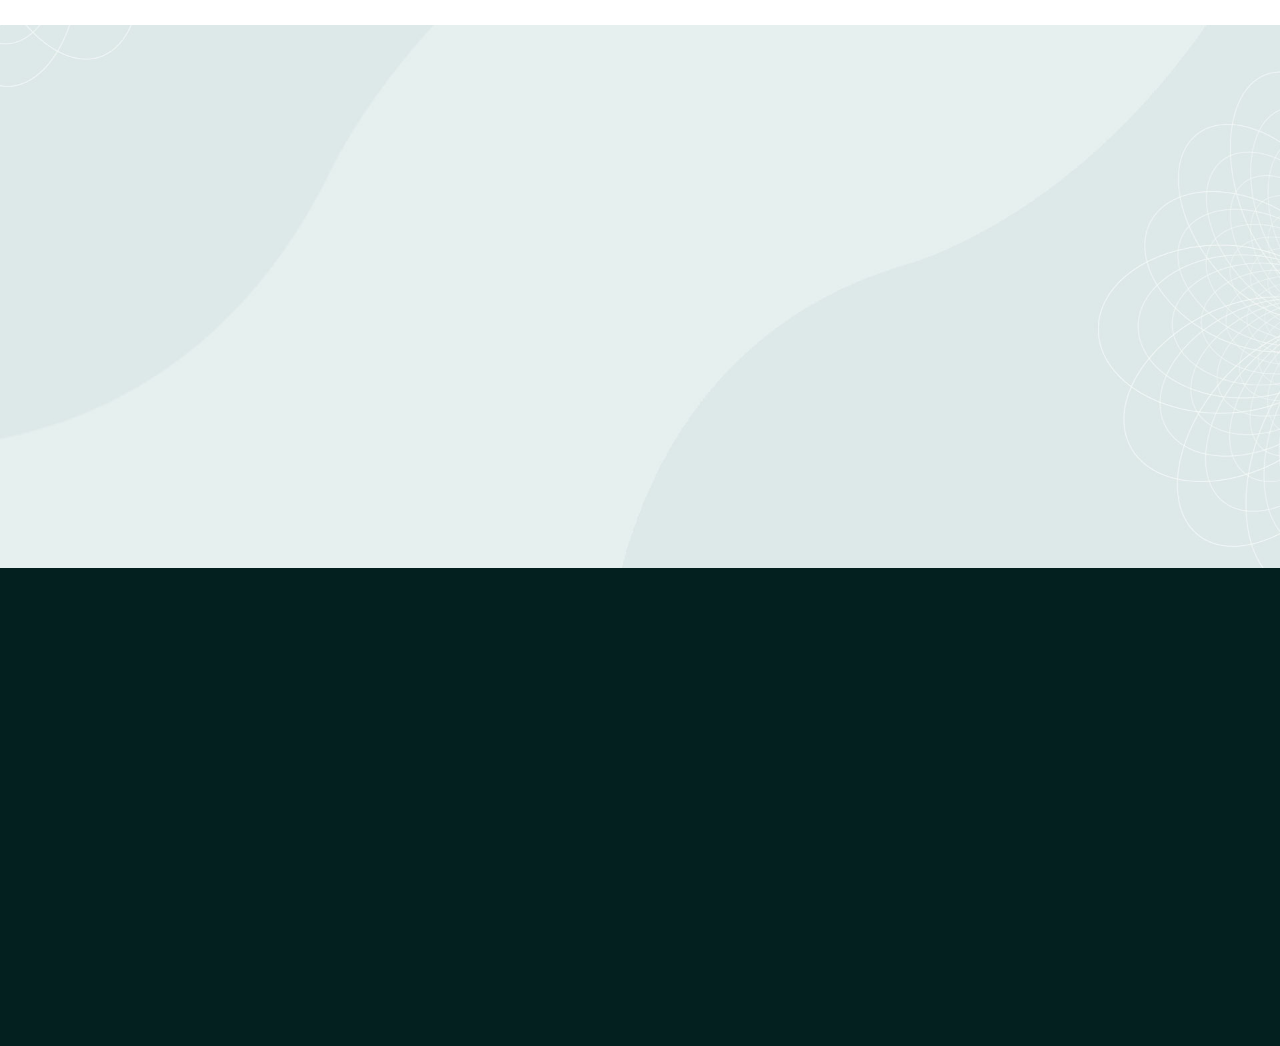
<file: about.html>
<!DOCTYPE html>
<html lang="en">

<head>
    <meta charset="utf-8">
    <title>VICTORIA AGROSERVE & TRADING</title>
    <meta content="width=device-width, initial-scale=1.0" name="viewport">
    <meta content="" name="keywords">
    <meta content="" name="description">

    <!-- Favicon -->
    <link href="img/favicon.ico" rel="icon">

    <!-- Google Web Fonts -->
    <link rel="preconnect" href="https://fonts.googleapis.com">
    <link rel="preconnect" href="https://fonts.gstatic.com" crossorigin>
    <link href="https://fonts.googleapis.com/css2?family=Open+Sans&family=Space+Grotesk&display=swap" rel="stylesheet">

    <!-- Icon Font Stylesheet -->
    <link href="https://cdnjs.cloudflare.com/ajax/libs/font-awesome/5.10.0/css/all.min.css" rel="stylesheet">
    <link href="https://cdn.jsdelivr.net/npm/bootstrap-icons@1.4.1/font/bootstrap-icons.css" rel="stylesheet">

    <!-- Libraries Stylesheet -->
    <link href="lib/animate/animate.min.css" rel="stylesheet">
    <link href="lib/owlcarousel/assets/owl.carousel.min.css" rel="stylesheet">

    <!-- Customized Bootstrap Stylesheet -->
    <link href="css/bootstrap.min.css" rel="stylesheet">

    <!-- Template Stylesheet -->
    <link href="css/style.css" rel="stylesheet">
</head>

<body>
    <!-- Spinner Start -->
    <div id="spinner"
        class="show bg-white position-fixed translate-middle w-100 vh-100 top-50 start-50 d-flex align-items-center justify-content-center">
        <div class="spinner-grow text-primary" style="width: 3rem; height: 3rem;" role="status">
            <span class="sr-only">Loading...</span>
        </div>
    </div>
    <!-- Spinner End -->


     <!-- Navbar Start -->
    <div class="container-fluid sticky-top" style=" display: flex;">
        <div class="container" >
            <nav class="navbar navbar-expand-lg navbar-light border-bottom border-2 border-white" style="display: flex;">
                
                <a href="index.html" class="navbar-brand d-flex align-items-center">
    <img src="img/logo_transparent.png" alt="Logo" style="width:60px; height:55px; margin-right:8px;">
    <span class="brand-text">Victoria Agroserve & Trading Est W.L.L</span>
</a>

                <button type="button" class="navbar-toggler ms-auto me-0" data-bs-toggle="collapse"
                    data-bs-target="#navbarCollapse">
                    <span class="navbar-toggler-icon"></span>
                </button>
                <div class="collapse navbar-collapse" id="navbarCollapse">
                    <div class="navbar-nav ms-auto">
                        <a href="index.html" class="nav-item nav-link ">Home</a>
                       
                        <a href="service.html" class="nav-item nav-link">Services</a>
                        <a href="project.html" class="nav-item nav-link">Projects</a>
                        <!-- <div class="nav-item dropdown">
                            <a href="#!" class="nav-link dropdown-toggle" data-bs-toggle="dropdown">Pages</a>
                            <div class="dropdown-menu bg-light mt-2">
                                <a href="feature.html" class="dropdown-item">Features</a>
                                <a href="team.html" class="dropdown-item">Our Team</a>
                                <a href="testimonial.html" class="dropdown-item">Testimonial</a>
                                <a href="404.html" class="dropdown-item">404 Page</a>
                            </div>
                        </div> -->
                         <a href="about.html" class="nav-item nav-link active">About</a>
                        <a href="contact.html" class="nav-item nav-link">Contact</a>
                    </div>
                </div>
            </nav>
        </div>
    </div>
    <!-- Navbar End -->


    <!-- Hero Start -->
    <div class="container-fluid pb-5 bg-primary hero-header">
        <div class="container py-5">
            <div class="row g-3 align-items-center">
                <div class="col-lg-6 text-center text-lg-start">
                    <h1 class="display-1 mb-0 animated slideInLeft">About</h1>
                </div>
                <div class="col-lg-6 animated slideInRight">
                    <nav aria-label="breadcrumb">
                        <ol class="breadcrumb justify-content-center justify-content-lg-end mb-0">
                            <li class="breadcrumb-item"><a class="text-primary" href="index.html">Home</a></li>
                            <li class="breadcrumb-item text-secondary active" aria-current="page">About</li>
                        </ol>
                    </nav>
                </div>
            </div>
        </div>
    </div>
    <!-- Hero End -->


   <!-- About Start -->
    <div class="container-fluid py-5">
        <div class="container">
            <div class="row g-5">
                <div class="col-lg-6">
                    <div class="row">
                        <div class="col-6 wow fadeIn" data-wow-delay="0.1s">
                            <img class="img-fluid" src="img/m1.jpg" alt="">
                        </div>
                         <div class="col-6 wow fadeIn" data-wow-delay="0.1s">
                            <img class="img-fluid" src="img/qq1.jpg" alt="">
                        </div>
                        <!-- <div class="col-6 wow fadeIn" data-wow-delay="0.3s">
                            <img class="img-fluid h-75" src="img/about-2.jpg" alt="">
                            <div class="h-25 d-flex align-items-center text-center bg-primary px-4">
                                <h4 class="text-white lh-base mb-0">Award Winning Studio Since 1990</h4>
                            </div>
                        </div> -->
                    </div>
                </div>
                <div class="col-lg-6 wow fadeIn" data-wow-delay="0.5s">
                    <h1 class="mb-5"><span class="text-uppercase text-primary bg-light px-2">Who</span> are we?
                        </h1>
                    <p class="mb-4"> We Victoria Agroserve & Trading Est W.L.L private company located in Kingdom of 
                        Bahrain specific  experience working In landscaping & Irrigation projects & 
                        Maintenance, outdoor plants production nursery, indoor and outdoor plants sales & 
                        maintenance </p>
                    <p class="mb-5">We are committed to personnel involvement at all stages of project,
                         maintenance, sales and services</p>
                    <p class="mb-5"> Responsibilities includes procuring projects, projects planning, implementation, 
                        management of and all associated procurement </p>     
                    <div class="row g-3">
                        <div class="col-sm-6">
                            <h6 class="mb-3"><i class="fa fa-check text-primary me-2"></i>Landscaping, irrigation & Maintenance</h6>
                            <h6 class="mb-0"><i class="fa fa-check text-primary me-2"></i>Nursery plant production</h6>
                        </div>
                        <div class="col-sm-6">
                            <h6 class="mb-3"><i class="fa fa-check text-primary me-2"></i>Trading</h6>
                            <h6 class="mb-0"><i class="fa fa-check text-primary me-2"></i> Contract growers </h6>
                        </div>
                    </div>
                    <div class="d-flex align-items-center mt-5">
                        <a class="btn btn-primary px-4 me-2" href="#!">Read More</a>
                        <a class="btn btn-outline-primary btn-square border-2 me-2" href="#!"><i
                                class="fab fa-facebook-f"></i></a>
                        <a class="btn btn-outline-primary btn-square border-2 me-2" href="#!"><i
                                class="fab fa-twitter"></i></a>
                        <a class="btn btn-outline-primary btn-square border-2 me-2" href="#!"><i
                                class="fab fa-instagram"></i></a>
                        <a class="btn btn-outline-primary btn-square border-2" href="#!"><i
                                class="fab fa-linkedin-in"></i></a>
                    </div>
                </div>
            </div>
        </div>
    </div>
    <!-- About End -->

      <!-- Team Start -->
    <div class="container-fluid bg-light py-5">
        <div class="container py-5">
            <h1 class="mb-5">We Do Nursery  <span class="text-uppercase text-primary bg-light px-2">PLANT PRODUCTION</span>
            </h1>
            <div class="row g-4">
                <div class="col-md-6 col-lg-3 wow fadeIn" data-wow-delay="0.1s">
                    <div class="team-item position-relative overflow-hidden">
                        <img class="img-fluid w-100" src="img/nn1.jpg" alt="">
                        <div class="team-overlay">
                            <small class="mb-2">PRODUCTION UNIT</small>
                            <h4 class="lh-base text-light">Indoor Plants</h4>
                            <!-- <div class="d-flex justify-content-center">
                                <a class="btn btn-outline-primary btn-sm-square border-2 me-2" href="#!">
                                    <i class="fab fa-facebook-f"></i>
                                </a>
                                <a class="btn btn-outline-primary btn-sm-square border-2 me-2" href="#!">
                                    <i class="fab fa-twitter"></i>
                                </a>
                                <a class="btn btn-outline-primary btn-sm-square border-2 me-2" href="#!">
                                    <i class="fab fa-instagram"></i>
                                </a>
                                <a class="btn btn-outline-primary btn-sm-square border-2 me-2" href="#!">
                                    <i class="fab fa-linkedin-in"></i>
                                </a>
                            </div> -->
                        </div>
                    </div>
                </div>
                <div class="col-md-6 col-lg-3 wow fadeIn" data-wow-delay="0.3s">
                    <div class="team-item position-relative overflow-hidden">
                        <img class="img-fluid w-100" src="img/nn2.jpg" alt="">
                        <div class="team-overlay">
                            <small class="mb-2">PRODUCTION UNIT </small>
                            <h4 class="lh-base text-light">Outdoor Plants</h4>
                            <!-- <div class="d-flex justify-content-center">
                                <a class="btn btn-outline-primary btn-sm-square border-2 me-2" href="#!">
                                    <i class="fab fa-facebook-f"></i>
                                </a>
                                <a class="btn btn-outline-primary btn-sm-square border-2 me-2" href="#!">
                                    <i class="fab fa-twitter"></i>
                                </a>
                                <a class="btn btn-outline-primary btn-sm-square border-2 me-2" href="#!">
                                    <i class="fab fa-instagram"></i>
                                </a>
                                <a class="btn btn-outline-primary btn-sm-square border-2 me-2" href="#!">
                                    <i class="fab fa-linkedin-in"></i>
                                </a>
                            </div> -->
                        </div>
                    </div>
                </div>
                <div class="col-md-6 col-lg-3 wow fadeIn" data-wow-delay="0.5s">
                    <div class="team-item position-relative overflow-hidden">
                        <img class="img-fluid w-100" src="img/nn.jpg" alt="">
                        <div class="team-overlay">
                            <small class="mb-2">PRODUCTION UNIT </small>
                            <h4 class="lh-base text-light">Outdoor Plants </h4>
                            <!-- <div class="d-flex justify-content-center">
                                <a class="btn btn-outline-primary btn-sm-square border-2 me-2" href="#!">
                                    <i class="fab fa-facebook-f"></i>
                                </a>
                                <a class="btn btn-outline-primary btn-sm-square border-2 me-2" href="#!">
                                    <i class="fab fa-twitter"></i>
                                </a>
                                <a class="btn btn-outline-primary btn-sm-square border-2 me-2" href="#!">
                                    <i class="fab fa-instagram"></i>
                                </a>
                                <a class="btn btn-outline-primary btn-sm-square border-2 me-2" href="#!">
                                    <i class="fab fa-linkedin-in"></i>
                                </a>
                            </div> -->
                        </div>
                    </div>
                </div>
                <div class="col-md-6 col-lg-3 wow fadeIn" data-wow-delay="0.7s">
                    <div class="team-item position-relative overflow-hidden">
                        <img class="img-fluid w-100" src="img/nn4.jpg" alt="">
                        <div class="team-overlay">
                            <small class="mb-2">PRODUCTION UNIT</small>
                            <h4 class="lh-base text-light">Indoor Plants</h4>
                            <!-- <div class="d-flex justify-content-center">
                                <a class="btn btn-outline-primary btn-sm-square border-2 me-2" href="#!">
                                    <i class="fab fa-facebook-f"></i>
                                </a>
                                <a class="btn btn-outline-primary btn-sm-square border-2 me-2" href="#!">
                                    <i class="fab fa-twitter"></i>
                                </a>
                                <a class="btn btn-outline-primary btn-sm-square border-2 me-2" href="#!">
                                    <i class="fab fa-instagram"></i>
                                </a>
                                <a class="btn btn-outline-primary btn-sm-square border-2 me-2" href="#!">
                                    <i class="fab fa-linkedin-in"></i>
                                </a>
                            </div> -->
                        </div>
                    </div>
                </div>
            </div>
        </div>
    </div>
    <!-- Team End -->


     <!-- Service Start -->
    <div class="container-fluid py-5">
        <div class="container py-5">
            <div class="row g-5 align-items-center">
                <div class="col-lg-5 wow fadeIn" data-wow-delay="0.1s">
                    <h1 class="mb-5">Our Creative <span
                            class="text-uppercase text-primary bg-light px-2">Services</span></h1>
                    <p>Our creative services bring innovation and artistry to every project. From unique garden designs to custom outdoor features, we blend nature with creativity to craft landscapes that are beautiful, functional, and truly one of a kind.</p>
                    
                    <div class="d-flex align-items-center bg-light">
                        <div class="btn-square flex-shrink-0 bg-primary" style="width: 100px; height: 100px;">
                            <i class="fa fa-phone fa-2x text-white"></i>
                        </div>
                        <div class="px-3">
                            <h3> +973 13 11 35 59</h3>
                            <span>Call us direct for get a free consultation</span>
                        </div>
                    </div>
                </div>
                <div class="col-lg-7">
                    <div class="row g-0">
                        <div class="col-md-6 wow fadeIn" data-wow-delay="0.2s">
                            <div class="service-item h-100 d-flex flex-column justify-content-center bg-primary">
                                <a href="#!" class="service-img position-relative mb-4">
                                    <img class="img-fluid w-100" src="img/s1.jpg" alt="">
                                    <h3>Landscaping</h3>
                                </a>
                                <p class="mb-0">We create beautiful, functional, and sustainable outdoor spaces that transform gardens and landscapes into inviting, vibrant environments.</p>
                            </div>
                        </div>
                        <div class="col-md-6 wow fadeIn" data-wow-delay="0.4s">
                            <div class="service-item h-100 d-flex flex-column justify-content-center bg-light">
                                <a href="#!" class="service-img position-relative mb-4">
                                    <img class="img-fluid w-100" src="img/s2.jpg" alt="">
                                    <h3>Irrigation</h3>
                                </a>
                                <p class="mb-0">We provide efficient irrigation solutions that keep your landscapes lush and healthy while conserving water and supporting sustainable growth.</p>
                            </div>
                        </div>
                        <div class="col-md-6 wow fadeIn" data-wow-delay="0.6s">
                            <div class="service-item h-100 d-flex flex-column justify-content-center bg-light">
                                <a href="#!" class="service-img position-relative mb-4">
                                    <img class="img-fluid w-100" src="img/s3.jpg" alt="">
                                    <h3>Maintenance </h3>
                                </a>
                                <p class="mb-0">We offer comprehensive landscaping maintenance to keep your outdoor spaces healthy, vibrant, and beautifully maintained all year round.</p>
                            </div>
                        </div>
                        <div class="col-md-6 wow fadeIn" data-wow-delay="0.8s">
                            <div class="service-item h-100 d-flex flex-column justify-content-center bg-primary">
                                <a href="#!" class="service-img position-relative mb-4">
                                    <img class="img-fluid w-100" src="img/s4.jpg" alt="">
                                    <h3>Sales</h3>
                                </a>
                                <p class="mb-0">We offer a wide selection of indoor and outdoor plants, carefully chosen to thrive and enhance homes, offices, and gardens.</p>
                            </div>
                        </div>
                    </div>
                </div>
            </div>
        </div>
    </div>
    <!-- Service End -->


    <!-- Team Start -->
    <!-- <div class="container-fluid bg-light py-5">
        <div class="container py-5">
            <h1 class="mb-5">Our Professional <span class="text-uppercase text-primary bg-light px-2">Designers</span>
            </h1>
            <div class="row g-4">
                <div class="col-md-6 col-lg-3 wow fadeIn" data-wow-delay="0.1s">
                    <div class="team-item position-relative overflow-hidden">
                        <img class="img-fluid w-100" src="img/team-1.jpg" alt="">
                        <div class="team-overlay">
                            <small class="mb-2">Architect</small>
                            <h4 class="lh-base text-light">Boris Johnson</h4>
                            <div class="d-flex justify-content-center">
                                <a class="btn btn-outline-primary btn-sm-square border-2 me-2" href="#!">
                                    <i class="fab fa-facebook-f"></i>
                                </a>
                                <a class="btn btn-outline-primary btn-sm-square border-2 me-2" href="#!">
                                    <i class="fab fa-twitter"></i>
                                </a>
                                <a class="btn btn-outline-primary btn-sm-square border-2 me-2" href="#!">
                                    <i class="fab fa-instagram"></i>
                                </a>
                                <a class="btn btn-outline-primary btn-sm-square border-2 me-2" href="#!">
                                    <i class="fab fa-linkedin-in"></i>
                                </a>
                            </div>
                        </div>
                    </div>
                </div>
                <div class="col-md-6 col-lg-3 wow fadeIn" data-wow-delay="0.3s">
                    <div class="team-item position-relative overflow-hidden">
                        <img class="img-fluid w-100" src="img/team-2.jpg" alt="">
                        <div class="team-overlay">
                            <small class="mb-2">Architect</small>
                            <h4 class="lh-base text-light">Donald Pakura</h4>
                            <div class="d-flex justify-content-center">
                                <a class="btn btn-outline-primary btn-sm-square border-2 me-2" href="#!">
                                    <i class="fab fa-facebook-f"></i>
                                </a>
                                <a class="btn btn-outline-primary btn-sm-square border-2 me-2" href="#!">
                                    <i class="fab fa-twitter"></i>
                                </a>
                                <a class="btn btn-outline-primary btn-sm-square border-2 me-2" href="#!">
                                    <i class="fab fa-instagram"></i>
                                </a>
                                <a class="btn btn-outline-primary btn-sm-square border-2 me-2" href="#!">
                                    <i class="fab fa-linkedin-in"></i>
                                </a>
                            </div>
                        </div>
                    </div>
                </div>
                <div class="col-md-6 col-lg-3 wow fadeIn" data-wow-delay="0.5s">
                    <div class="team-item position-relative overflow-hidden">
                        <img class="img-fluid w-100" src="img/team-3.jpg" alt="">
                        <div class="team-overlay">
                            <small class="mb-2">Architect</small>
                            <h4 class="lh-base text-light">Bradley Gordon</h4>
                            <div class="d-flex justify-content-center">
                                <a class="btn btn-outline-primary btn-sm-square border-2 me-2" href="#!">
                                    <i class="fab fa-facebook-f"></i>
                                </a>
                                <a class="btn btn-outline-primary btn-sm-square border-2 me-2" href="#!">
                                    <i class="fab fa-twitter"></i>
                                </a>
                                <a class="btn btn-outline-primary btn-sm-square border-2 me-2" href="#!">
                                    <i class="fab fa-instagram"></i>
                                </a>
                                <a class="btn btn-outline-primary btn-sm-square border-2 me-2" href="#!">
                                    <i class="fab fa-linkedin-in"></i>
                                </a>
                            </div>
                        </div>
                    </div>
                </div>
                <div class="col-md-6 col-lg-3 wow fadeIn" data-wow-delay="0.7s">
                    <div class="team-item position-relative overflow-hidden">
                        <img class="img-fluid w-100" src="img/team-4.jpg" alt="">
                        <div class="team-overlay">
                            <small class="mb-2">Architect</small>
                            <h4 class="lh-base text-light">Alexander Bell</h4>
                            <div class="d-flex justify-content-center">
                                <a class="btn btn-outline-primary btn-sm-square border-2 me-2" href="#!">
                                    <i class="fab fa-facebook-f"></i>
                                </a>
                                <a class="btn btn-outline-primary btn-sm-square border-2 me-2" href="#!">
                                    <i class="fab fa-twitter"></i>
                                </a>
                                <a class="btn btn-outline-primary btn-sm-square border-2 me-2" href="#!">
                                    <i class="fab fa-instagram"></i>
                                </a>
                                <a class="btn btn-outline-primary btn-sm-square border-2 me-2" href="#!">
                                    <i class="fab fa-linkedin-in"></i>
                                </a>
                            </div>
                        </div>
                    </div>
                </div>
            </div>
        </div>
    </div> -->
    <!-- Team End -->


   <!-- Feature Start -->
    <div class="container-fluid py-5">
        <div class="container">
            <div class="text-center wow fadeIn" data-wow-delay="0.1s">
                <h1 class="mb-5">Why People <span class="text-uppercase text-primary bg-light px-2">Choose Us</span>
                </h1>
            </div>
            <div class="row g-5 align-items-center text-center">
                <div class="col-md-6 col-lg-4 wow fadeIn" data-wow-delay="0.1s">
                    <i class="fa fa-calendar-alt fa-5x text-primary mb-4"></i>
                    <h4>25+ Years Experience</h4>
                    <p class="mb-0">With years of experience, we create beautiful, functional, and lasting outdoor spaces. From design to maintenance, we deliver quality landscapes you’ll love.</p>
                </div>
                <div class="col-md-6 col-lg-4 wow fadeIn" data-wow-delay="0.3s">
                    <i class="fa fa-tasks fa-5x text-primary mb-4"></i>
                    <h4>Best landscaping Design</h4>
                    <p class="mb-0">We create innovative landscape designs that blend beauty, function, and sustainability—transforming outdoor spaces into stunning landscapes tailored to your lifestyle.</p>
                </div>
                <div class="col-md-6 col-lg-4 wow fadeIn" data-wow-delay="0.5s">
                    <i class="fa fa-pencil-ruler fa-5x text-primary mb-4"></i>
                    <h4>Innovative Architects</h4>
                    <p class="mb-0">Innovative Architects creates modern,sustainable and functional designs that blend creativity with technology to craft inspiring spaces built to last.</p>
                </div>
                <div class="col-md-6 col-lg-4 wow fadeIn" data-wow-delay="0.1s">
                    <i class="fa fa-user fa-5x text-primary mb-4"></i>
                    <h4>Customer Satisfaction</h4>
                    <p class="mb-0">Customer satisfaction drives us—we understand your needs, deliver quality results, and build lasting trust through reliable service.</p>
                </div>
                <div class="col-md-6 col-lg-4 wow fadeIn" data-wow-delay="0.3s">
                    <i class="fa fa-hand-holding-usd fa-5x text-primary mb-4"></i>
                    <h4>Budget Friendly</h4>
                    <p class="mb-0">Our budget-friendly approach delivers quality craftsmanship and cost-effective solutions, ensuring results that match your vision without overspending.</p>
                </div>
                <div class="col-md-6 col-lg-4 wow fadeIn" data-wow-delay="0.5s">
                    <i class="fa fa-check fa-5x text-primary mb-4"></i>
                    <h4>Sustainable Material</h4>
                    <p class="mb-0">We prioritize sustainable materials that are eco-friendly, durable, and responsibly sourced, ensuring every project supports a greener and healthier future.</p>
                </div>
            </div>
        </div>
    </div>
    <!-- Feature End -->

     <!-- Newsletter Start -->
    <div class="container-fluid bg-primary newsletter p-0">
        <div class="container p-0">
            <div class="row g-0 align-items-center">
                <div class="col-md-7 ps-lg-0 text-start wow fadeIn" data-wow-delay="0.2s">
                    <img class="img-fluid w-100" src="img/client.jpg" alt="">
                </div>
                <div class="col-md-5 py-5 newsletter-text wow fadeIn" data-wow-delay="0.5s">
                    <div class="p-5">
                        <h1 class="mb-5">Our Major <span
                                class="text-uppercase text-primary bg-white px-2">Clients</span></h1>
                        <!-- <div class="position-relative w-100 mb-2">
                            <input class="form-control border-0 w-100 ps-4 pe-5" type="text"
                                placeholder="Enter Your Email" style="height: 60px;">
                            <button type="button" class="btn shadow-none position-absolute top-0 end-0 mt-2 me-2"><i
                                    class="fa fa-paper-plane text-primary fs-4"></i></button>
                        </div> -->
                        <p class="mb-0">Our landscaping company is dedicated to exceeding client expectations, ensuring complete satisfaction through quality work, timely service, and lasting results.</p>
                    </div>
                </div>
            </div>
        </div>
    </div>
    <!-- Newsletter End -->


    <!-- Footer Start -->
    <div class="container-fluid bg-dark text-white-50 footer pt-5">
        <div class="container py-5">
            <div class="row g-5">
                <div class="col-md-6 col-lg-3 wow fadeIn" data-wow-delay="0.1s">
                    <a href="index.html" class="d-inline-block mb-3">
                        <h1 class="text-white"> VICTORIA AGROSERVE </h1>
                    </a>
                    <p class="mb-0">Whenever you need our landscaping services, feel free to contact us — we’re always ready to help.</p>
                </div>
                <div class="col-md-6 col-lg-3 wow fadeIn" data-wow-delay="0.3s">
                    <h5 class="text-white mb-4">Get In Touch</h5>
                    <p><i class="fa fa-map-marker-alt me-3"></i> CR. 54492-01, Building No.180, Road 3703, Block.337, Um 
Al Hassam</p>
                    <p><i class="fa fa-phone-alt me-3"></i>+973 13 11 35 59</p>
                    <p><i class="fa fa-envelope me-3"></i>info@victoriabh.com</p>
                    <div class="d-flex pt-2">
                        <a class="btn btn-outline-primary btn-square border-2 me-2" href="#!"><i
                                class="fab fa-twitter"></i></a>
                        <a class="btn btn-outline-primary btn-square border-2 me-2" href="#!"><i
                                class="fab fa-facebook-f"></i></a>
                        <a class="btn btn-outline-primary btn-square border-2 me-2" href="#!"><i
                                class="fab fa-youtube"></i></a>
                        <a class="btn btn-outline-primary btn-square border-2 me-2" href="#!"><i
                                class="fab fa-instagram"></i></a>
                        <a class="btn btn-outline-primary btn-square border-2 me-2" href="#!"><i
                                class="fab fa-linkedin-in"></i></a>
                    </div>
                </div>
                <div class="col-md-6 col-lg-3 wow fadeIn" data-wow-delay="0.5s">
                    <h5 class="text-white mb-4">Popular Link</h5>
                    <a class="btn btn-link" href="about.html">About Us</a>
                    <a class="btn btn-link" href="contact.html">Contact Us</a>
                    <!-- <a class="btn btn-link" href="#!">Privacy Policy</a>
                    <a class="btn btn-link" href="#!">Terms & Condition</a>
                    <a class="btn btn-link" href="#!">Career</a> -->
                </div>
                <div class="col-md-6 col-lg-3 wow fadeIn" data-wow-delay="0.7s">
                    <h5 class="text-white mb-4">Our Services</h5>
                    <a class="btn btn-link" href="service.html">landscaping</a>
                    <a class="btn btn-link" href="service.html">Maintenance  </a>
                    <a class="btn btn-link" href="service.html">Services</a>
                    <a class="btn btn-link" href="service.html">Outdoor plants production</a>
                    <a class="btn btn-link" href="service.html">Indoor and outdoor plants sales</a>
                </div>
            </div>
        </div>
        <div class="container wow fadeIn" data-wow-delay="0.1s">
            <div class="copyright">
                <div class="row">
                    <div class="col-md-6 text-center text-md-start mb-3 mb-md-0">
                        &copy; <a class="border-bottom" href="#!">Your Site Name</a>, All Right Reserved.

                        <!--/*** This template is free as long as you keep the below author’s credit link/attribution link/backlink. ***/-->
                        <!--/*** If you'd like to use the template without the below author’s credit link/attribution link/backlink, ***/-->
                        <!--/*** you can purchase the Credit Removal License from "https://htmlcodex.com/credit-removal". ***/-->
                        <!-- Designed By <a class="border-bottom" href="https://htmlcodex.com">HTML Codex</a>. Distributed by
                        <a class="border-bottom" href="" target="_blank">ThemeWagon</a> -->
                    </div>
                    <div class="col-md-6 text-center text-md-end">
                        <div class="footer-menu">
                            <a href="index.html">Home</a>
                            <a href="project.html">Projects</a>
                            <a href="about.html">Help</a>
                            
                        </div>
                    </div>
                </div>
            </div>
        </div>
    </div>
    <!-- Footer End -->



    <!-- Back to Top -->
    <a href="#!" class="btn btn-lg btn-primary btn-lg-square back-to-top"><i class="bi bi-arrow-up"></i></a>


    <!-- JavaScript Libraries -->
    <script src="https://ajax.googleapis.com/ajax/libs/jquery/3.6.1/jquery.min.js"></script>
    <script src="https://cdn.jsdelivr.net/npm/bootstrap@5.0.0/dist/js/bootstrap.bundle.min.js"></script>
    <script src="lib/wow/wow.min.js"></script>
    <script src="lib/easing/easing.min.js"></script>
    <script src="lib/waypoints/waypoints.min.js"></script>
    <script src="lib/owlcarousel/owl.carousel.min.js"></script>

    <!-- Template Javascript -->
    <script src="js/main.js"></script>
</body>

</html>
</file>
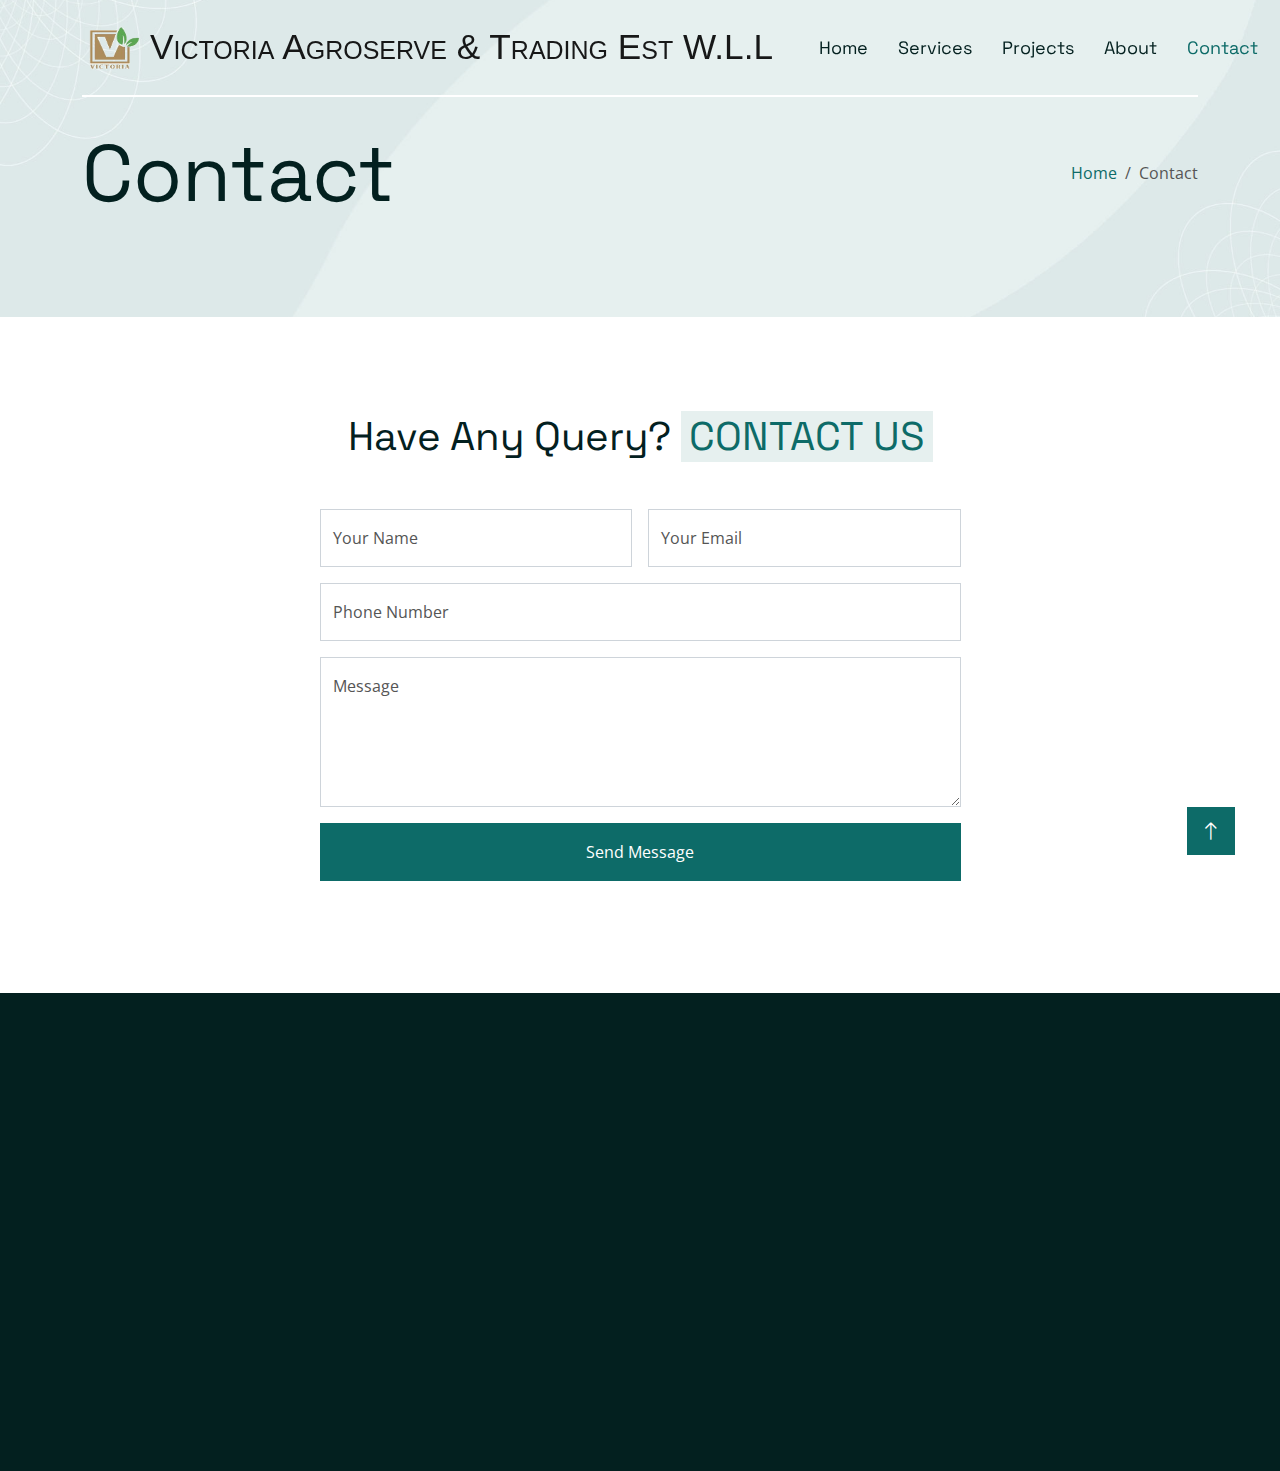
<file: contact.html>
<!DOCTYPE html>
<html lang="en">

<head>
    <meta charset="utf-8">
    <title>VICTORIA AGROSERVE & TRADING</title>
    <meta content="width=device-width, initial-scale=1.0" name="viewport">
    <meta content="" name="keywords">
    <meta content="" name="description">

    <!-- Favicon -->
    <link href="img/favicon.ico" rel="icon">

    <!-- Google Web Fonts -->
    <link rel="preconnect" href="https://fonts.googleapis.com">
    <link rel="preconnect" href="https://fonts.gstatic.com" crossorigin>
    <link href="https://fonts.googleapis.com/css2?family=Open+Sans&family=Space+Grotesk&display=swap" rel="stylesheet">

    <!-- Icon Font Stylesheet -->
    <link href="https://cdnjs.cloudflare.com/ajax/libs/font-awesome/5.10.0/css/all.min.css" rel="stylesheet">
    <link href="https://cdn.jsdelivr.net/npm/bootstrap-icons@1.4.1/font/bootstrap-icons.css" rel="stylesheet">

    <!-- Libraries Stylesheet -->
    <link href="lib/animate/animate.min.css" rel="stylesheet">
    <link href="lib/owlcarousel/assets/owl.carousel.min.css" rel="stylesheet">

    <!-- Customized Bootstrap Stylesheet -->
    <link href="css/bootstrap.min.css" rel="stylesheet">

    <!-- Template Stylesheet -->
    <link href="css/style.css" rel="stylesheet">
</head>

<body>
    <!-- Spinner Start -->
    <div id="spinner"
        class="show bg-white position-fixed translate-middle w-100 vh-100 top-50 start-50 d-flex align-items-center justify-content-center">
        <div class="spinner-grow text-primary" style="width: 3rem; height: 3rem;" role="status">
            <span class="sr-only">Loading...</span>
        </div>
    </div>
    <!-- Spinner End -->


    <!-- Navbar Start -->
    <div class="container-fluid sticky-top" style=" display: flex;">
        <div class="container" >
            <nav class="navbar navbar-expand-lg navbar-light border-bottom border-2 border-white" style="display: flex;">
                
                <a href="index.html" class="navbar-brand d-flex align-items-center">
    <img src="img/logo_transparent.png" alt="Logo" style="width:60px; height:55px; margin-right:8px;">
    <span class="brand-text">Victoria Agroserve & Trading Est W.L.L</span>
</a>

                <button type="button" class="navbar-toggler ms-auto me-0" data-bs-toggle="collapse"
                    data-bs-target="#navbarCollapse">
                    <span class="navbar-toggler-icon"></span>
                </button>
                <div class="collapse navbar-collapse" id="navbarCollapse">
                    <div class="navbar-nav ms-auto">
                        <a href="index.html" class="nav-item nav-link ">Home</a>
                       
                        <a href="service.html" class="nav-item nav-link">Services</a>
                        <a href="project.html" class="nav-item nav-link">Projects</a>
                        <!-- <div class="nav-item dropdown">
                            <a href="#!" class="nav-link dropdown-toggle" data-bs-toggle="dropdown">Pages</a>
                            <div class="dropdown-menu bg-light mt-2">
                                <a href="feature.html" class="dropdown-item">Features</a>
                                <a href="team.html" class="dropdown-item">Our Team</a>
                                <a href="testimonial.html" class="dropdown-item">Testimonial</a>
                                <a href="404.html" class="dropdown-item">404 Page</a>
                            </div>
                        </div> -->
                         <a href="about.html" class="nav-item nav-link">About</a>
                        <a href="contact.html" class="nav-item nav-link active">Contact</a>
                    </div>
                </div>
            </nav>
        </div>
    </div>
    <!-- Navbar End -->


    <!-- Hero Start -->
    <div class="container-fluid pb-5 bg-primary hero-header">
        <div class="container py-5">
            <div class="row g-3 align-items-center">
                <div class="col-lg-6 text-center text-lg-start">
                    <h1 class="display-1 mb-0 animated slideInLeft">Contact</h1>
                </div>
                <div class="col-lg-6 animated slideInRight">
                    <nav aria-label="breadcrumb">
                        <ol class="breadcrumb justify-content-center justify-content-lg-end mb-0">
                            <li class="breadcrumb-item"><a class="text-primary" href="index.html">Home</a></li>
                            <li class="breadcrumb-item text-secondary active" aria-current="page">Contact</li>
                        </ol>
                    </nav>
                </div>
            </div>
        </div>
    </div>
    <!-- Hero End -->


    <!-- Contact Start -->
    <div class="container-fluid py-5">
        <div class="container py-5">
            <div class="text-center wow fadeIn" data-wow-delay="0.1s">
                <h1 class="mb-5">Have Any Query? <span class="text-uppercase text-primary bg-light px-2">Contact
                        Us</span></h1>
            </div>
            <div class="row justify-content-center">
                <div class="col-lg-7">
                   
                        <form id="contact-form" action="https://formspree.io/f/mjkeloje" method="POST">
                            <div class="row g-3">
                                <div class="col-md-6">
                                    <div class="form-floating">
                                        <input type="text" class="form-control" id="name" name="name" placeholder="Your Name">
                                        <label for="name">Your Name</label>
                                    </div>
                                </div>
                                <div class="col-md-6">
                                    <div class="form-floating">
                                        <input type="email" class="form-control" id="email" name="email" placeholder="Your Email">
                                        <label for="email">Your Email</label>
                                    </div>
                                </div>
                                <div class="col-12">
                                    <div class="form-floating">
                                        <input type="text" class="form-control" id="phone" name="phone" placeholder="phone">
                                        <label for="subject">Phone Number</label>
                                    </div>
                                </div>
                                <div class="col-12">
                                    <div class="form-floating">
                                        <textarea class="form-control" placeholder="Leave a message here" name="message" id="message"
                                            style="height: 150px"></textarea>
                                        <label for="message">Message</label>
                                    </div>
                                </div>
                                <div class="col-12">
                                    <button class="btn btn-primary w-100 py-3" type="submit">Send Message</button>
                                </div>
                            </div>
                            <p id="form-status" style="margin-top:10px; font-weight:bold;"></p>
                        </form>
                    </div>
                </div>
            </div>
        </div>
    </div>
    <!-- Contact End -->
<script>
const form = document.getElementById("contact-form");
const status = document.getElementById("form-status");

form.addEventListener("submit", async (event) => {
  event.preventDefault(); // Stop page reload

  const data = new FormData(form);
  try {
    let response = await fetch(form.action, {
      method: form.method,
      body: data,
      headers: { 'Accept': 'application/json' }
    });

    if (response.ok) {
      status.textContent = "✅ Message sent successfully!";
      status.style.color = "green";
      form.reset();
    } else {
      status.textContent = "❌ Oops! Something went wrong.";
      status.style.color = "red";
    }
  } catch (error) {
    status.textContent = "❌ Failed to send. Check connection.";
    status.style.color = "red";
  }
});
</script>

   

    <!-- Footer Start -->
    <div class="container-fluid bg-dark text-white-50 footer pt-5">
        <div class="container py-5">
            <div class="row g-5">
                <div class="col-md-6 col-lg-3 wow fadeIn" data-wow-delay="0.1s">
                    <a href="index.html" class="d-inline-block mb-3">
                        <h1 class="text-white"> VICTORIA AGROSERVE </h1>
                    </a>
                    <p class="mb-0">Whenever you need our landscaping services, feel free to contact us — we’re always ready to help.</p>
                </div>
                <div class="col-md-6 col-lg-3 wow fadeIn" data-wow-delay="0.3s">
                    <h5 class="text-white mb-4">Get In Touch</h5>
                    <p><i class="fa fa-map-marker-alt me-3"></i> CR. 54492-01, Building No.180, Road 3703, Block.337, Um 
Al Hassam</p>
                    <p><i class="fa fa-phone-alt me-3"></i>+973 13 11 35 59</p>
                    <p><i class="fa fa-envelope me-3"></i>info@victoriabh.com</p>
                    <div class="d-flex pt-2">
                        <a class="btn btn-outline-primary btn-square border-2 me-2" href="#!"><i
                                class="fab fa-twitter"></i></a>
                        <a class="btn btn-outline-primary btn-square border-2 me-2" href="#!"><i
                                class="fab fa-facebook-f"></i></a>
                        <a class="btn btn-outline-primary btn-square border-2 me-2" href="#!"><i
                                class="fab fa-youtube"></i></a>
                        <a class="btn btn-outline-primary btn-square border-2 me-2" href="#!"><i
                                class="fab fa-instagram"></i></a>
                        <a class="btn btn-outline-primary btn-square border-2 me-2" href="#!"><i
                                class="fab fa-linkedin-in"></i></a>
                    </div>
                </div>
                <div class="col-md-6 col-lg-3 wow fadeIn" data-wow-delay="0.5s">
                    <h5 class="text-white mb-4">Popular Link</h5>
                    <a class="btn btn-link" href="about.html">About Us</a>
                    <a class="btn btn-link" href="contact.html">Contact Us</a>
                    <!-- <a class="btn btn-link" href="#!">Privacy Policy</a>
                    <a class="btn btn-link" href="#!">Terms & Condition</a>
                    <a class="btn btn-link" href="#!">Career</a> -->
                </div>
                <div class="col-md-6 col-lg-3 wow fadeIn" data-wow-delay="0.7s">
                    <h5 class="text-white mb-4">Our Services</h5>
                    <a class="btn btn-link" href="service.html">landscaping</a>
                    <a class="btn btn-link" href="service.html">Maintenance  </a>
                    <a class="btn btn-link" href="service.html">Services</a>
                    <a class="btn btn-link" href="service.html">Outdoor plants production</a>
                    <a class="btn btn-link" href="service.html">Indoor and outdoor plants sales</a>
                </div>
            </div>
        </div>
        <div class="container wow fadeIn" data-wow-delay="0.1s">
            <div class="copyright">
                <div class="row">
                    <div class="col-md-6 text-center text-md-start mb-3 mb-md-0">
                        &copy; <a class="border-bottom" href="#!">Your Site Name</a>, All Right Reserved.

                        <!--/*** This template is free as long as you keep the below author’s credit link/attribution link/backlink. ***/-->
                        <!--/*** If you'd like to use the template without the below author’s credit link/attribution link/backlink, ***/-->
                        <!--/*** you can purchase the Credit Removal License from "https://htmlcodex.com/credit-removal". ***/-->
                        <!-- Designed By <a class="border-bottom" href="https://htmlcodex.com">HTML Codex</a>. Distributed by
                        <a class="border-bottom" href="" target="_blank">ThemeWagon</a> -->
                    </div>
                    <div class="col-md-6 text-center text-md-end">
                        <div class="footer-menu">
                            <a href="index.html">Home</a>
                            <a href="project.html">Projects</a>
                            <a href="contact.html">Help</a>
                            
                        </div>
                    </div>
                </div>
            </div>
        </div>
    </div>
    <!-- Footer End -->


    <!-- Back to Top -->
    <a href="#!" class="btn btn-lg btn-primary btn-lg-square back-to-top"><i class="bi bi-arrow-up"></i></a>


    <!-- JavaScript Libraries -->
    <script src="https://ajax.googleapis.com/ajax/libs/jquery/3.6.1/jquery.min.js"></script>
    <script src="https://cdn.jsdelivr.net/npm/bootstrap@5.0.0/dist/js/bootstrap.bundle.min.js"></script>
    <script src="lib/wow/wow.min.js"></script>
    <script src="lib/easing/easing.min.js"></script>
    <script src="lib/waypoints/waypoints.min.js"></script>
    <script src="lib/owlcarousel/owl.carousel.min.js"></script>

    <!-- Template Javascript -->
    <script src="js/main.js"></script>
</body>

</html>
</file>
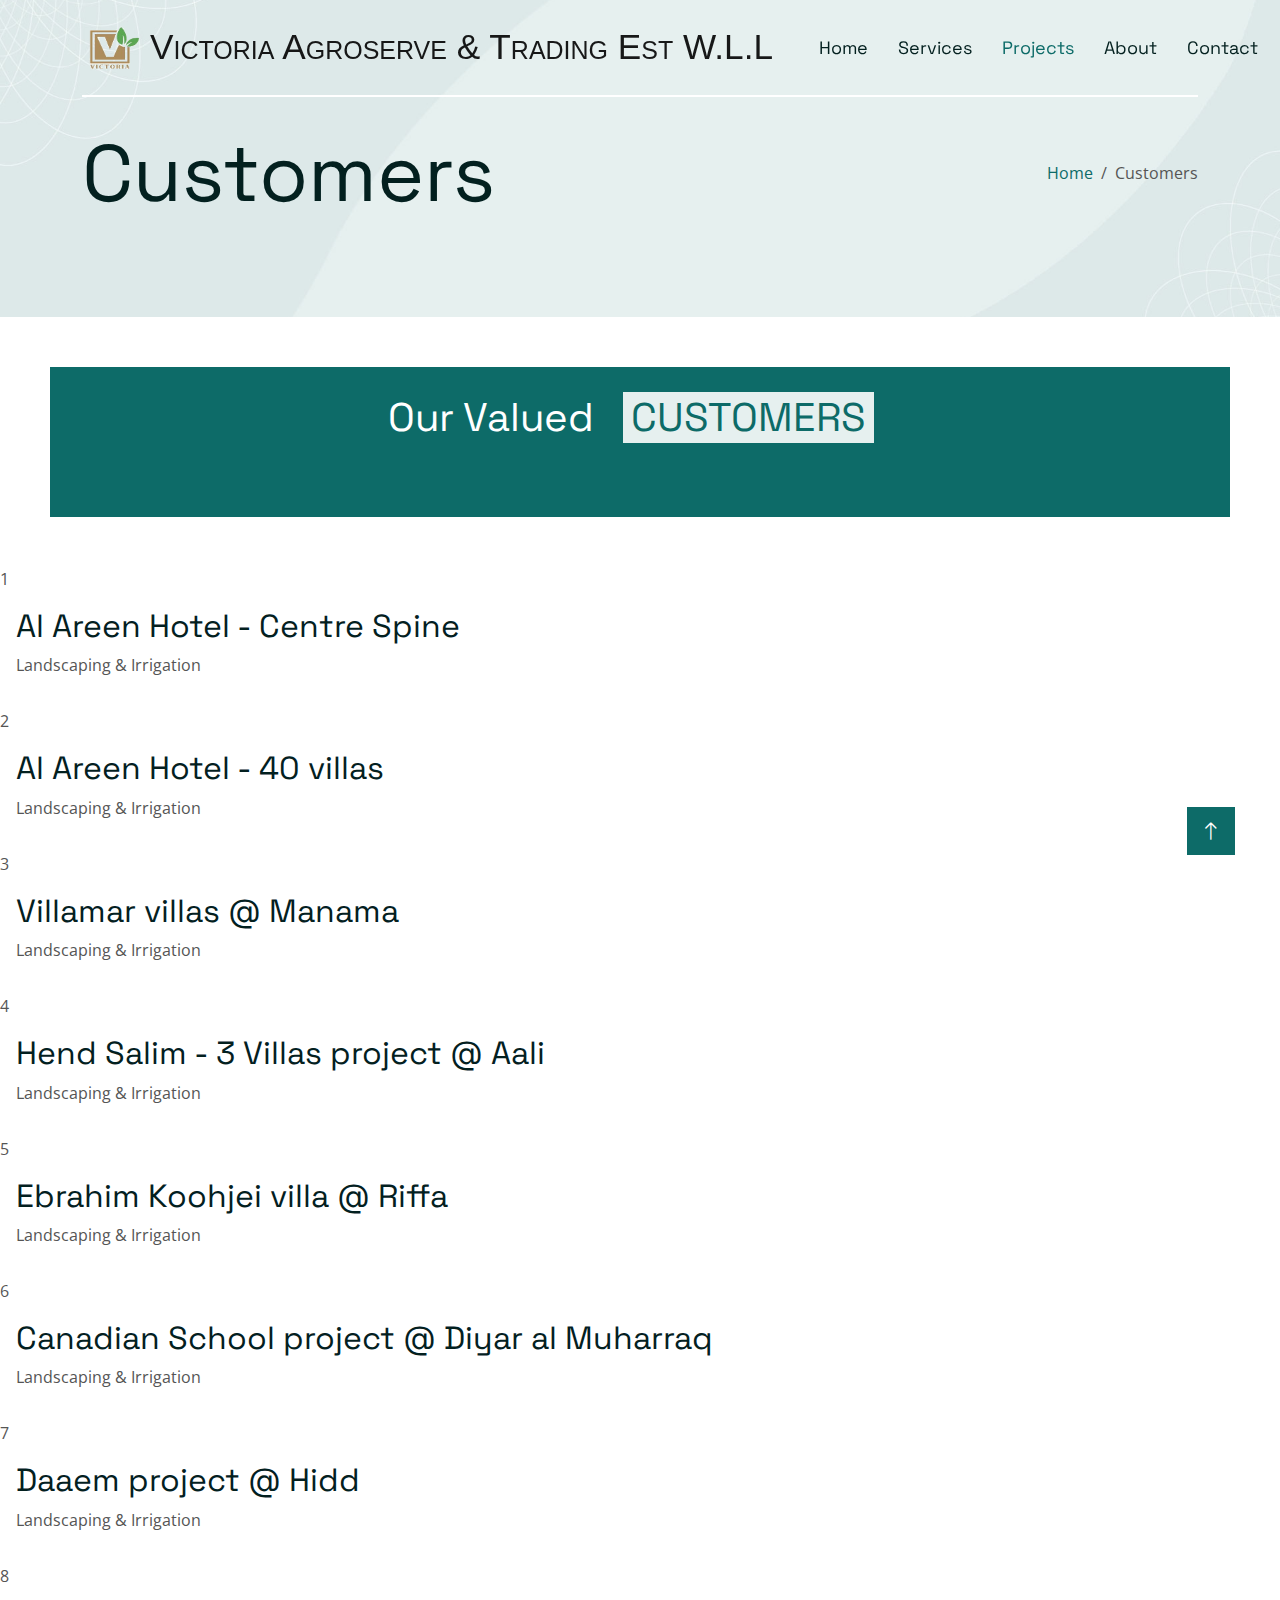
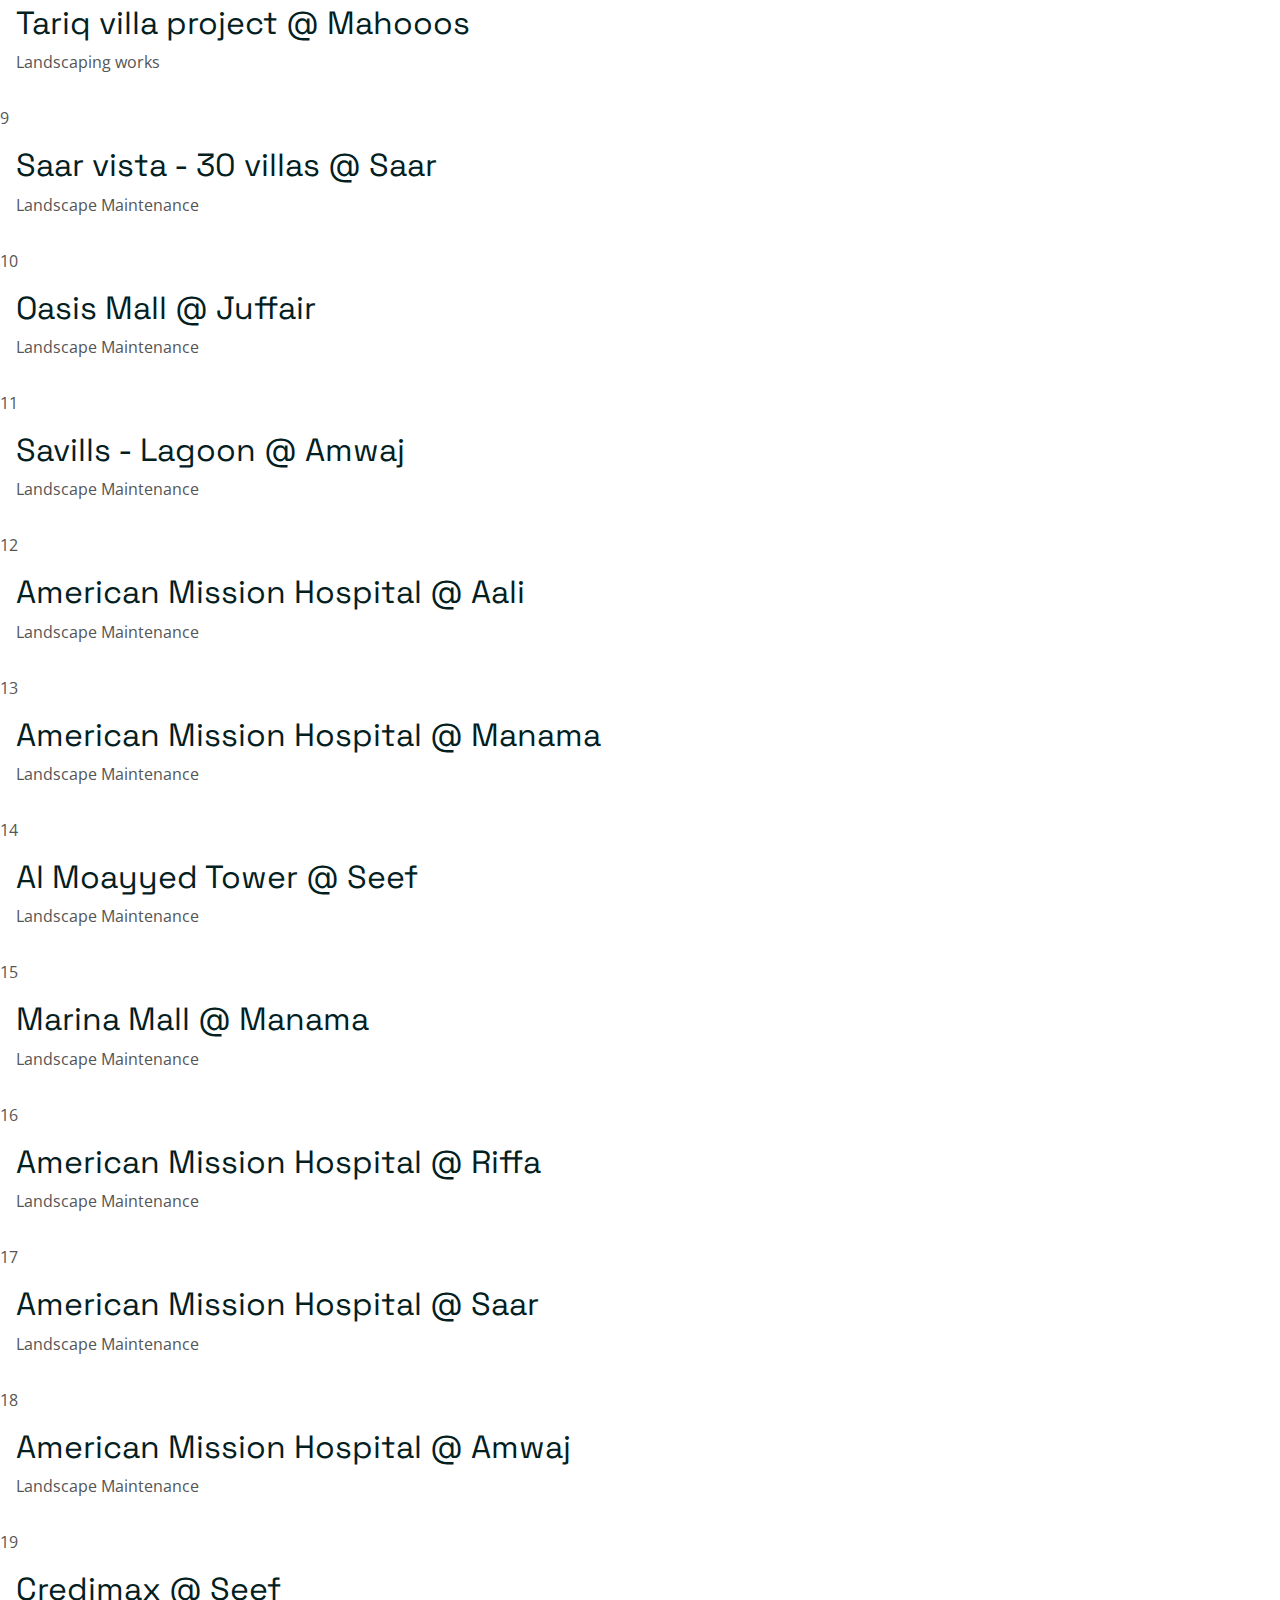
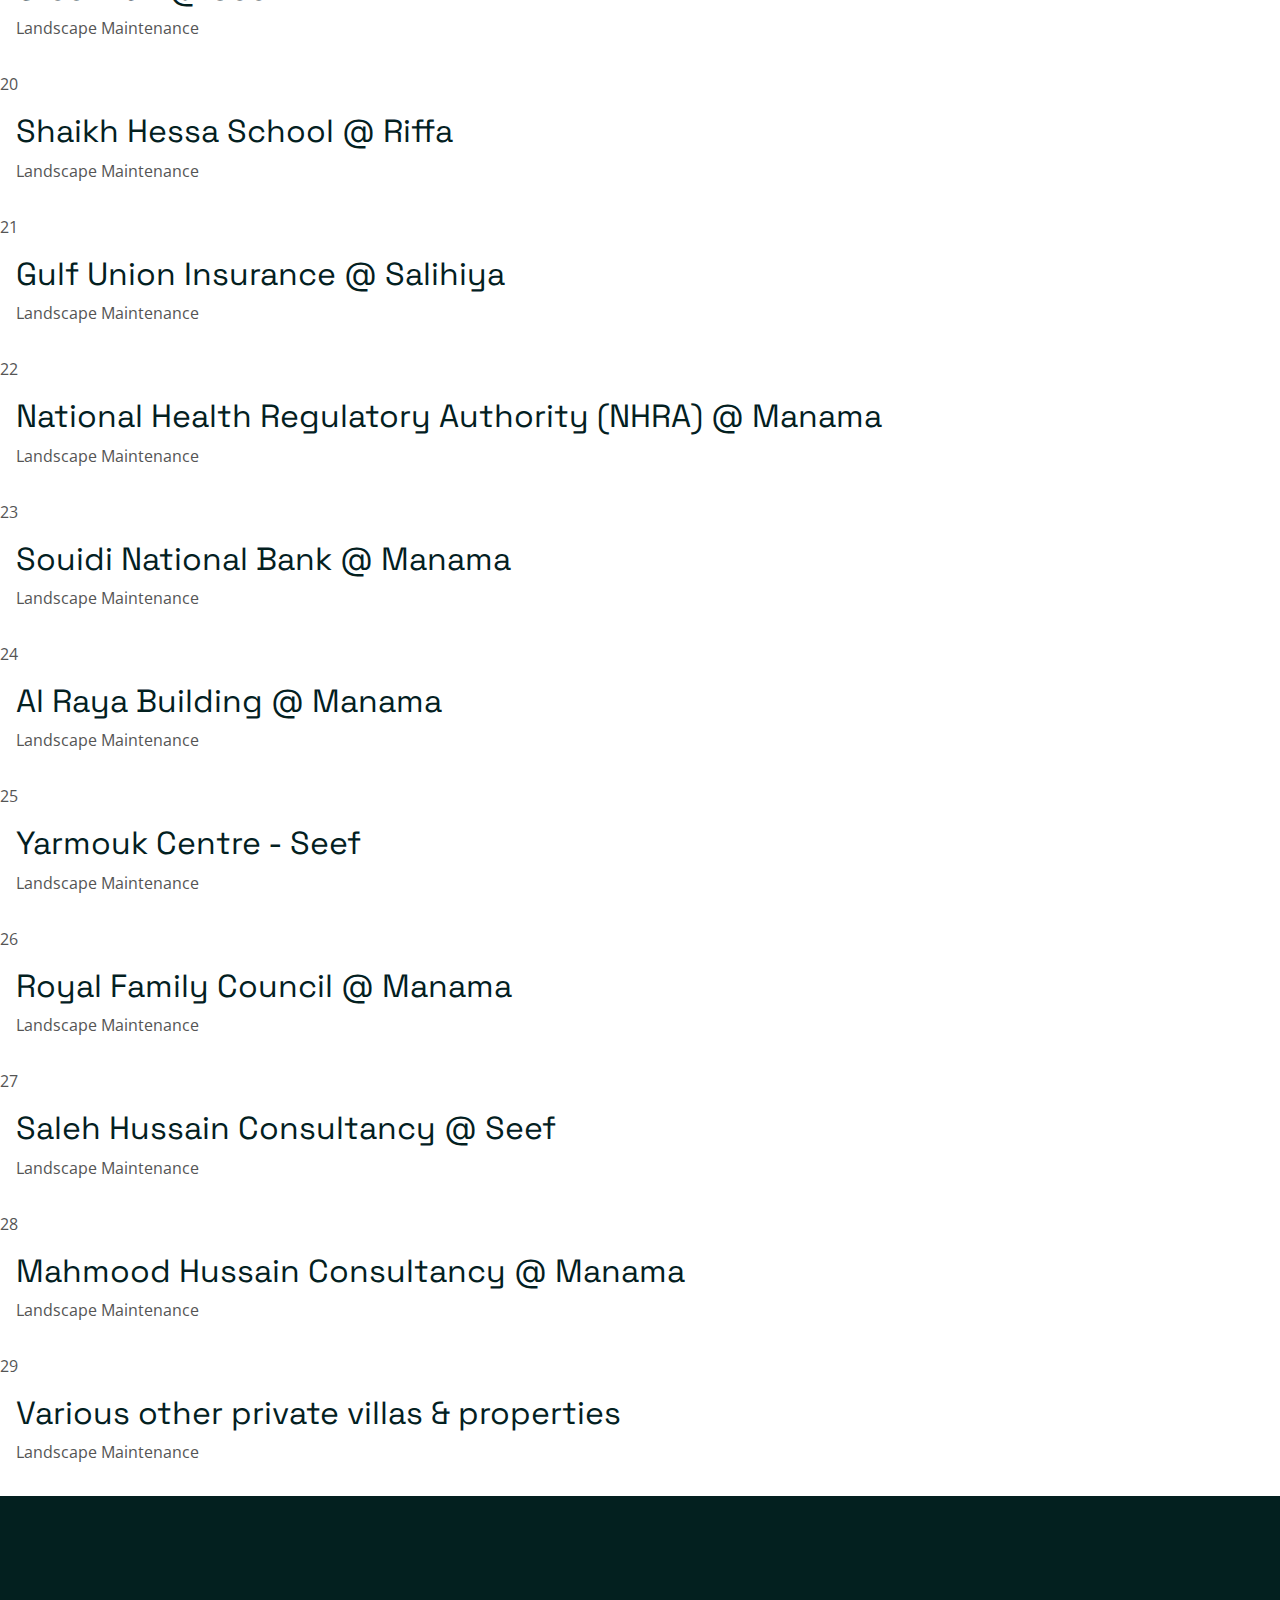
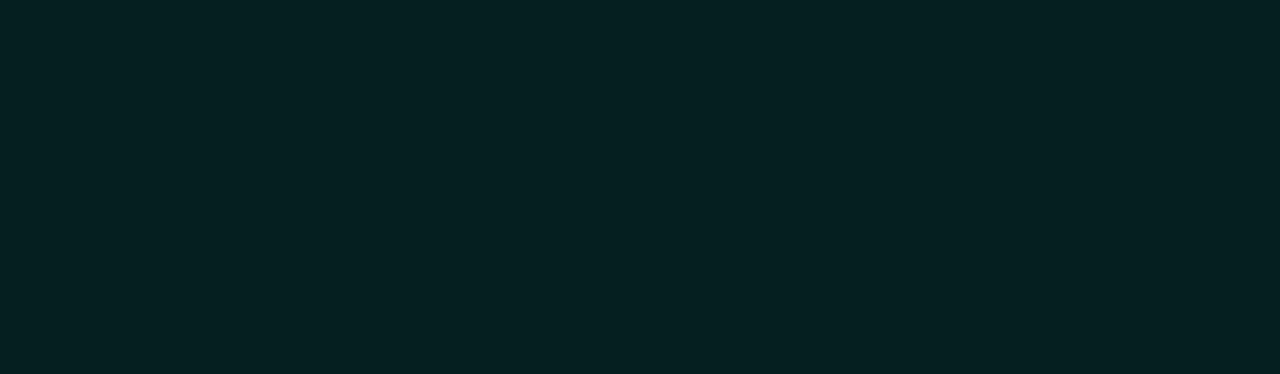
<file: customer.html>
<!DOCTYPE html>
<html lang="en">

<head>
    <meta charset="utf-8">
    <title>Victoria Agroserve & Trading Est W.L.L</title>
    <meta content="width=device-width, initial-scale=1.0" name="viewport">
    <meta content="landscaping company in Bahrain" name="victoriabh">
    <meta content="landscaping company in Bahrain" name="Victoria Agroserve">
    <!-- Favicon -->
    <link rel="icon" type="image/png"  href="fav-icon.png">
    <link rel="shortcut icon" href="fav-icon.png" type="image/png">

    <!-- Google Web Fonts -->
    <link rel="preconnect" href="https://fonts.googleapis.com">
    <link rel="preconnect" href="https://fonts.gstatic.com" crossorigin>
    <link href="https://fonts.googleapis.com/css2?family=Open+Sans&family=Space+Grotesk&display=swap" rel="stylesheet">

    <!-- Icon Font Stylesheet -->
    <link href="https://cdnjs.cloudflare.com/ajax/libs/font-awesome/5.10.0/css/all.min.css" rel="stylesheet">
    <link href="https://cdn.jsdelivr.net/npm/bootstrap-icons@1.4.1/font/bootstrap-icons.css" rel="stylesheet">

    <!-- Libraries Stylesheet -->
    <link href="lib/animate/animate.min.css" rel="stylesheet">
    <link href="lib/owlcarousel/assets/owl.carousel.min.css" rel="stylesheet">

    <!-- Customized Bootstrap Stylesheet -->
    <link href="css/bootstrap.min.css" rel="stylesheet">

    <!-- Template Stylesheet -->
    <link href="css/style.css" rel="stylesheet">
</head>

<body>
    <!-- Spinner Start -->
    <div id="spinner"
        class="show bg-white position-fixed translate-middle w-100 vh-100 top-50 start-50 d-flex align-items-center justify-content-center">
        <div class="spinner-grow text-primary" style="width: 3rem; height: 3rem;" role="status">
            <span class="sr-only">Loading...</span>
        </div>
    </div>
    <!-- Spinner End -->


    <!-- Navbar Start -->
    <div class="container-fluid sticky-top" style=" display: flex;">
        <div class="container" >
            <nav class="navbar navbar-expand-lg navbar-light border-bottom border-2 border-white" style="display: flex;">
                
                <a href="index.html" class="navbar-brand d-flex align-items-center">
    <img src="img/logo_transparent.png" alt="Logo" style="width:60px; height:55px; margin-right:8px;">
    <span class="brand-text">Victoria Agroserve & Trading Est W.L.L</span>
</a>

                <button type="button" class="navbar-toggler ms-auto me-0" data-bs-toggle="collapse"
                    data-bs-target="#navbarCollapse">
                    <span class="navbar-toggler-icon"></span>
                </button>
                <div class="collapse navbar-collapse" id="navbarCollapse">
                    <div class="navbar-nav ms-auto">
                        <a href="index.html" class="nav-item nav-link ">Home</a>
                       
                        <a href="service.html" class="nav-item nav-link">Services</a>
                        <a href="project.html" class="nav-item nav-link active">Projects</a>
                        <!-- <div class="nav-item dropdown">
                            <a href="#!" class="nav-link dropdown-toggle" data-bs-toggle="dropdown">Pages</a>
                            <div class="dropdown-menu bg-light mt-2">
                                <a href="feature.html" class="dropdown-item">Features</a>
                                <a href="team.html" class="dropdown-item">Our Team</a>
                                <a href="testimonial.html" class="dropdown-item">Testimonial</a>
                                <a href="404.html" class="dropdown-item">404 Page</a>
                            </div>
                        </div> -->
                         <a href="about.html" class="nav-item nav-link">About</a>
                        <a href="contact.html" class="nav-item nav-link">Contact</a>
                    </div>
                </div>
            </nav>
        </div>
    </div>
    <!-- Navbar End -->


    <!-- Hero Start -->
    <div class="container-fluid pb-5 bg-primary hero-header">
        <div class="container py-5">
            <div class="row g-3 align-items-center">
                <div class="col-lg-6 text-center text-lg-start">
                    <h1 class="display-1 mb-0 animated slideInLeft">Customers</h1>
                </div>
                <div class="col-lg-6 animated slideInRight">
                    <nav aria-label="breadcrumb">
                        <ol class="breadcrumb justify-content-center justify-content-lg-end mb-0">
                            <li class="breadcrumb-item"><a class="text-primary" href="index.html">Home</a></li>
                            <li class="breadcrumb-item text-secondary active" aria-current="page">Customers</li>
                        </ol>
                    </nav>
                </div>
            </div>
        </div>
    </div>
    <!-- Hero End -->


     <!-- <div class="flex-container justify-content-center bg-primary  "  style="margin: 50px; height: 100px; ">
       <div style="margin: 20px;">  <h1 class="text-white mb-5 ">Our Latest <span style="margin: 19px; "
                                class="text-uppercase text-primary bg-light px-2">Projects</span></h1></div> -->
       <!-- <div> <h4 class="text-white mb-0"><span class="display-1">6</span> of our latest projects</h4></div> -->
    <!-- </div> -->

<div class="flex-container justify-content-center align-items-center bg-primary"  
     style="margin: 50px; height: 150px; display: flex;">
  <div style="margin: 20px;">
    <h1 class="text-white mb-5">
      Our Valued 
      <span style="margin: 19px;" class="text-uppercase text-primary bg-light px-2">Customers</span>
    </h1>
  </div>
</div>





    <!-- Project Start -->
    <!-- <div class="container-fluid py-5">
        <div class="container py-5">
            <div class="row g-0">
                <div class="col-lg-5 wow fadeIn" data-wow-delay="0.1s">
                    <div class="d-flex flex-column justify-content-center bg-primary h-100 p-5">
                        <h1 class="text-white mb-5">Our Latest <span
                                class="text-uppercase text-primary bg-light px-2">Projects</span></h1>
                        <h4 class="text-white mb-0"><span class="display-1">6</span> of our latest projects</h4>
                    </div>
                </div> -->
                <!-- <div class="col-lg-7">
                    <div class="row g-0">
                        <div class="col-md-6 col-lg-4 wow fadeIn" data-wow-delay="0.2s">
                            <div class="project-item position-relative overflow-hidden">
                                <img class="img-fluid w-100" src="img/project-1.jpg" alt="">
                                <a class="project-overlay text-decoration-none" href="#!">
                                    <h4 class="text-white">Kitchen</h4>
                                    <small class="text-white">72 Projects</small>
                                </a>
                            </div>
                        </div>
                        <div class="col-md-6 col-lg-4 wow fadeIn" data-wow-delay="0.3s">
                            <div class="project-item position-relative overflow-hidden">
                                <img class="img-fluid w-100" src="img/project-2.jpg" alt="">
                                <a class="project-overlay text-decoration-none" href="#!">
                                    <h4 class="text-white">Bathroom</h4>
                                    <small class="text-white">67 Projects</small>
                                </a>
                            </div>
                        </div>
                        <div class="col-md-6 col-lg-4 wow fadeIn" data-wow-delay="0.4s">
                            <div class="project-item position-relative overflow-hidden">
                                <img class="img-fluid w-100" src="img/project-3.jpg" alt="">
                                <a class="project-overlay text-decoration-none" href="#!">
                                    <h4 class="text-white">Bedroom</h4>
                                    <small class="text-white">53 Projects</small>
                                </a>
                            </div>
                        </div>
                        <div class="col-md-6 col-lg-4 wow fadeIn" data-wow-delay="0.5s">
                            <div class="project-item position-relative overflow-hidden">
                                <img class="img-fluid w-100" src="img/project-4.jpg" alt="">
                                <a class="project-overlay text-decoration-none" href="#!">
                                    <h4 class="text-white">Living Room</h4>
                                    <small class="text-white">33 Projects</small>
                                </a>
                            </div>
                        </div>
                        <div class="col-md-6 col-lg-4 wow fadeIn" data-wow-delay="0.6s">
                            <div class="project-item position-relative overflow-hidden">
                                <img class="img-fluid w-100" src="img/project-5.jpg" alt="">
                                <a class="project-overlay text-decoration-none" href="#!">
                                    <h4 class="text-white">Furniture</h4>
                                    <small class="text-white">87 Projects</small>
                                </a>
                            </div>
                        </div>
                        <div class="col-md-6 col-lg-4 wow fadeIn" data-wow-delay="0.7s">
                            <div class="project-item position-relative overflow-hidden">
                                <img class="img-fluid w-100" src="img/project-6.jpg" alt="">
                                <a class="project-overlay text-decoration-none" href="#!">
                                    <h4 class="text-white">Rennovation</h4>
                                    <small class="text-white">69 Projects</small>
                                </a>
                            </div>
                        </div> -->
                    <!-- </div>
                </div> -->
            <!-- </div>
        </div>
    </div> -->
    <!-- Project End -->

<!-- Table Start -->

   
   
 <section class="cards-grid" aria-label="Projects list">
      <!-- 1 -->
      <article class="project-card" tabindex="0" aria-labelledby="p1-title" aria-describedby="p1-desc">
        <div class="card-no">1</div>
        <div class="card-body">
          <h2 id="p1-title" class="card-title">Al Areen Hotel - Centre Spine</h2>
          <p id="p1-desc" class="card-desc">Landscaping &amp; Irrigation</p>
        </div>
      </article>

      <!-- 2 -->
      <article class="project-card" tabindex="0" aria-labelledby="p2-title" aria-describedby="p2-desc">
        <div class="card-no">2</div>
        <div class="card-body">
          <h2 id="p2-title" class="card-title">Al Areen Hotel - 40 villas</h2>
          <p id="p2-desc" class="card-desc">Landscaping &amp; Irrigation</p>
        </div>
      </article>

      <!-- 3 -->
      <article class="project-card" tabindex="0" aria-labelledby="p3-title" aria-describedby="p3-desc">
        <div class="card-no">3</div>
        <div class="card-body">
          <h2 id="p3-title" class="card-title">Villamar villas @ Manama</h2>
          <p id="p3-desc" class="card-desc">Landscaping &amp; Irrigation</p>
        </div>
      </article>

      <!-- 4 -->
      <article class="project-card" tabindex="0" aria-labelledby="p4-title" aria-describedby="p4-desc">
        <div class="card-no">4</div>
        <div class="card-body">
          <h2 id="p4-title" class="card-title">Hend Salim - 3 Villas project @ Aali</h2>
          <p id="p4-desc" class="card-desc">Landscaping &amp; Irrigation</p>
        </div>
      </article>

      <!-- 5 -->
      <article class="project-card" tabindex="0" aria-labelledby="p5-title" aria-describedby="p5-desc">
        <div class="card-no">5</div>
        <div class="card-body">
          <h2 id="p5-title" class="card-title">Ebrahim Koohjei villa @ Riffa</h2>
          <p id="p5-desc" class="card-desc">Landscaping &amp; Irrigation</p>
        </div>
      </article>

      <!-- 6 -->
      <article class="project-card" tabindex="0" aria-labelledby="p6-title" aria-describedby="p6-desc">
        <div class="card-no">6</div>
        <div class="card-body">
          <h2 id="p6-title" class="card-title">Canadian School project @ Diyar al Muharraq</h2>
          <p id="p6-desc" class="card-desc">Landscaping &amp; Irrigation</p>
        </div>
      </article>

      <!-- 7 -->
      <article class="project-card" tabindex="0" aria-labelledby="p7-title" aria-describedby="p7-desc">
        <div class="card-no">7</div>
        <div class="card-body">
          <h2 id="p7-title" class="card-title">Daaem project @ Hidd</h2>
          <p id="p7-desc" class="card-desc">Landscaping &amp; Irrigation</p>
        </div>
      </article>

      <!-- 8 -->
      <article class="project-card" tabindex="0" aria-labelledby="p8-title" aria-describedby="p8-desc">
        <div class="card-no">8</div>
        <div class="card-body">
          <h2 id="p8-title" class="card-title">Tariq villa project @ Mahooos</h2>
          <p id="p8-desc" class="card-desc">Landscaping works</p>
        </div>
      </article>

      <!-- 9 -->
      <article class="project-card" tabindex="0" aria-labelledby="p9-title" aria-describedby="p9-desc">
        <div class="card-no">9</div>
        <div class="card-body">
          <h2 id="p9-title" class="card-title">Saar vista - 30 villas @ Saar</h2>
          <p id="p9-desc" class="card-desc">Landscape Maintenance</p>
        </div>
      </article>

      <!-- 10 -->
      <article class="project-card" tabindex="0" aria-labelledby="p10-title" aria-describedby="p10-desc">
        <div class="card-no">10</div>
        <div class="card-body">
          <h2 id="p10-title" class="card-title">Oasis Mall @ Juffair</h2>
          <p id="p10-desc" class="card-desc">Landscape Maintenance</p>
        </div>
      </article>

      <!-- 11 -->
      <article class="project-card" tabindex="0" aria-labelledby="p11-title" aria-describedby="p11-desc">
        <div class="card-no">11</div>
        <div class="card-body">
          <h2 id="p11-title" class="card-title">Savills - Lagoon @ Amwaj</h2>
          <p id="p11-desc" class="card-desc">Landscape Maintenance</p>
        </div>
      </article>

      <!-- 12 -->
      <article class="project-card" tabindex="0" aria-labelledby="p12-title" aria-describedby="p12-desc">
        <div class="card-no">12</div>
        <div class="card-body">
          <h2 id="p12-title" class="card-title">American Mission Hospital @ Aali</h2>
          <p id="p12-desc" class="card-desc">Landscape Maintenance</p>
        </div>
      </article>

      <!-- 13 -->
      <article class="project-card" tabindex="0" aria-labelledby="p13-title" aria-describedby="p13-desc">
        <div class="card-no">13</div>
        <div class="card-body">
          <h2 id="p13-title" class="card-title">American Mission Hospital @ Manama</h2>
          <p id="p13-desc" class="card-desc">Landscape Maintenance</p>
        </div>
      </article>

      <!-- 14 -->
      <article class="project-card" tabindex="0" aria-labelledby="p14-title" aria-describedby="p14-desc">
        <div class="card-no">14</div>
        <div class="card-body">
          <h2 id="p14-title" class="card-title">Al Moayyed Tower @ Seef</h2>
          <p id="p14-desc" class="card-desc">Landscape Maintenance</p>
        </div>
      </article>

      <!-- 15 -->
      <article class="project-card" tabindex="0" aria-labelledby="p15-title" aria-describedby="p15-desc">
        <div class="card-no">15</div>
        <div class="card-body">
          <h2 id="p15-title" class="card-title">Marina Mall @ Manama</h2>
          <p id="p15-desc" class="card-desc">Landscape Maintenance</p>
        </div>
      </article>

      <!-- 16 -->
      <article class="project-card" tabindex="0" aria-labelledby="p16-title" aria-describedby="p16-desc">
        <div class="card-no">16</div>
        <div class="card-body">
          <h2 id="p16-title" class="card-title">American Mission Hospital @ Riffa</h2>
          <p id="p16-desc" class="card-desc">Landscape Maintenance</p>
        </div>
      </article>

      <!-- 17 -->
      <article class="project-card" tabindex="0" aria-labelledby="p17-title" aria-describedby="p17-desc">
        <div class="card-no">17</div>
        <div class="card-body">
          <h2 id="p17-title" class="card-title">American Mission Hospital @ Saar</h2>
          <p id="p17-desc" class="card-desc">Landscape Maintenance</p>
        </div>
      </article>

      <!-- 18 -->
      <article class="project-card" tabindex="0" aria-labelledby="p18-title" aria-describedby="p18-desc">
        <div class="card-no">18</div>
        <div class="card-body">
          <h2 id="p18-title" class="card-title">American Mission Hospital @ Amwaj</h2>
          <p id="p18-desc" class="card-desc">Landscape Maintenance</p>
        </div>
      </article>

      <!-- 19 -->
      <article class="project-card" tabindex="0" aria-labelledby="p19-title" aria-describedby="p19-desc">
        <div class="card-no">19</div>
        <div class="card-body">
          <h2 id="p19-title" class="card-title">Credimax @ Seef</h2>
          <p id="p19-desc" class="card-desc">Landscape Maintenance</p>
        </div>
      </article>

      <!-- 20 -->
      <article class="project-card" tabindex="0" aria-labelledby="p20-title" aria-describedby="p20-desc">
        <div class="card-no">20</div>
        <div class="card-body">
          <h2 id="p20-title" class="card-title">Shaikh Hessa School @ Riffa</h2>
          <p id="p20-desc" class="card-desc">Landscape Maintenance</p>
        </div>
      </article>

      <!-- 21 -->
      <article class="project-card" tabindex="0" aria-labelledby="p21-title" aria-describedby="p21-desc">
        <div class="card-no">21</div>
        <div class="card-body">
          <h2 id="p21-title" class="card-title">Gulf Union Insurance @ Salihiya</h2>
          <p id="p21-desc" class="card-desc">Landscape Maintenance</p>
        </div>
      </article>

      <!-- 22 -->
      <article class="project-card" tabindex="0" aria-labelledby="p22-title" aria-describedby="p22-desc">
        <div class="card-no">22</div>
        <div class="card-body">
          <h2 id="p22-title" class="card-title">National Health Regulatory Authority (NHRA) @ Manama</h2>
          <p id="p22-desc" class="card-desc">Landscape Maintenance</p>
        </div>
      </article>

      <!-- 23 -->
      <article class="project-card" tabindex="0" aria-labelledby="p23-title" aria-describedby="p23-desc">
        <div class="card-no">23</div>
        <div class="card-body">
          <h2 id="p23-title" class="card-title">Souidi National Bank @ Manama</h2>
          <p id="p23-desc" class="card-desc">Landscape Maintenance</p>
        </div>
      </article>

      <!-- 24 -->
      <article class="project-card" tabindex="0" aria-labelledby="p24-title" aria-describedby="p24-desc">
        <div class="card-no">24</div>
        <div class="card-body">
          <h2 id="p24-title" class="card-title">Al Raya Building @ Manama</h2>
          <p id="p24-desc" class="card-desc">Landscape Maintenance</p>
        </div>
      </article>

      <!-- 25 -->
      <article class="project-card" tabindex="0" aria-labelledby="p25-title" aria-describedby="p25-desc">
        <div class="card-no">25</div>
        <div class="card-body">
          <h2 id="p25-title" class="card-title">Yarmouk Centre - Seef</h2>
          <p id="p25-desc" class="card-desc">Landscape Maintenance</p>
        </div>
      </article>

      <!-- 26 -->
      <article class="project-card" tabindex="0" aria-labelledby="p26-title" aria-describedby="p26-desc">
        <div class="card-no">26</div>
        <div class="card-body">
          <h2 id="p26-title" class="card-title">Royal Family Council @ Manama</h2>
          <p id="p26-desc" class="card-desc">Landscape Maintenance</p>
        </div>
      </article>

      <!-- 27 -->
      <article class="project-card" tabindex="0" aria-labelledby="p27-title" aria-describedby="p27-desc">
        <div class="card-no">27</div>
        <div class="card-body">
          <h2 id="p27-title" class="card-title">Saleh Hussain Consultancy @ Seef</h2>
          <p id="p27-desc" class="card-desc">Landscape Maintenance</p>
        </div>
      </article>

      <!-- 28 -->
      <article class="project-card" tabindex="0" aria-labelledby="p28-title" aria-describedby="p28-desc">
        <div class="card-no">28</div>
        <div class="card-body">
          <h2 id="p28-title" class="card-title">Mahmood Hussain Consultancy @ Manama</h2>
          <p id="p28-desc" class="card-desc">Landscape Maintenance</p>
        </div>
      </article>

      <!-- 29 -->
      <article class="project-card" tabindex="0" aria-labelledby="p29-title" aria-describedby="p29-desc">
        <div class="card-no">29</div>
        <div class="card-body">
          <h2 id="p29-title" class="card-title">Various other private villas &amp; properties</h2>
          <p id="p29-desc" class="card-desc">Landscape Maintenance</p>
        </div>
      </article>

    </section>


   <!-- Table End -->




 
 

   <!-- Footer Start -->
    <div class="container-fluid bg-dark text-white-50 footer pt-5">
        <div class="container py-5">
            <div class="row g-5">
                <div class="col-md-6 col-lg-3 wow fadeIn" data-wow-delay="0.1s">
                    <a href="index.html" class="d-inline-block mb-3">
                        <h1 class="text-white" style="font-size: 30px;">Victoria Agroserve & Trading Est W.L.L</h1>
                    </a>
                    <p class="mb-0">Whenever you need our landscaping services, feel free to contact us — we’re always ready to help.</p>
                </div>
                <div class="col-md-6 col-lg-3 wow fadeIn" data-wow-delay="0.3s">
                    <h5 class="text-white mb-4">Get In Touch</h5>
                    <p><i class="fa fa-map-marker-alt me-3"></i> CR. 54492-01, Building No.180, Road 3703, Block.337, Um Al Hassam</p>
                    <p><i class="fa fa-phone-alt me-3"></i>+973 13 11 35 59</p>
                    <p><i class="fa fa-envelope me-3"></i>info@victoriabh.com</p>
                    <div class="d-flex pt-2">
                        <a class="btn btn-outline-primary btn-square border-2 me-2" href="#!"><i
                                class="fab fa-twitter"></i></a>
                        <a class="btn btn-outline-primary btn-square border-2 me-2" href="#!"><i
                                class="fab fa-facebook-f"></i></a>
                        <a class="btn btn-outline-primary btn-square border-2 me-2" href="#!"><i
                                class="fab fa-youtube"></i></a>
                        <a class="btn btn-outline-primary btn-square border-2 me-2" href="https://www.instagram.com/victoria_agroserve/?hl=en"><i
                                class="fab fa-instagram"></i></a>
                        <a class="btn btn-outline-primary btn-square border-2 me-2" href="#!"><i
                                class="fab fa-linkedin-in"></i></a>
                    </div>
                </div>
                <div class="col-md-6 col-lg-3 wow fadeIn" data-wow-delay="0.5s">
                    <h5 class="text-white mb-4">Popular Link</h5>
                    <a class="btn btn-link" href="about.html">About Us</a>
                    <a class="btn btn-link" href="contact.html">Contact Us</a>
                    <!-- <a class="btn btn-link" href="#!">Privacy Policy</a>
                    <a class="btn btn-link" href="#!">Terms & Condition</a>
                    <a class="btn btn-link" href="#!">Career</a> -->
                </div>
                <div class="col-md-6 col-lg-3 wow fadeIn" data-wow-delay="0.7s">
                    <h5 class="text-white mb-4">Our Services</h5>
                    <a class="btn btn-link" href="service.html">landscaping</a>
                    <a class="btn btn-link" href="service.html">Irrigation</a>
                    <a class="btn btn-link" href="service.html">Maintenance  </a>
                    <a class="btn btn-link" href="service.html">Outdoor plants production</a>
                    <a class="btn btn-link" href="service.html">Indoor and outdoor plants sales</a>
                </div>
            </div>
        </div>
        <div class="container wow fadeIn" data-wow-delay="0.1s">
            <div class="copyright">
                <div class="row">
                    <div class="col-md-6 text-center text-md-start mb-3 mb-md-0">
                        &copy; <a class="border-bottom" href="index.html">www.victoriabh.com</a>, All Right Reserved.

                        <!--/*** This template is free as long as you keep the below author’s credit link/attribution link/backlink. ***/-->
                        <!--/*** If you'd like to use the template without the below author’s credit link/attribution link/backlink, ***/-->
                        <!--/*** you can purchase the Credit Removal License from "https://htmlcodex.com/credit-removal". ***/-->
                        <!-- Designed By <a class="border-bottom" href="https://htmlcodex.com">HTML Codex</a>. Distributed by
                        <a class="border-bottom" href="" target="_blank">ThemeWagon</a> -->
                    </div>
                    <div class="col-md-6 text-center text-md-end">
                        <div class="footer-menu">
                            <a href="index.html">Home</a>
                            <a href="project.html">Projects</a>
                            <a href="contact.html">Help</a>
    
                            
                        </div>
                    </div>
                </div>
            </div>
        </div>
    </div>
    <!-- Footer End -->

    <!-- Back to Top -->
    <a href="#!" class="btn btn-lg btn-primary btn-lg-square back-to-top"><i class="bi bi-arrow-up"></i></a>


    <!-- JavaScript Libraries -->
    <script src="https://ajax.googleapis.com/ajax/libs/jquery/3.6.1/jquery.min.js"></script>
    <script src="https://cdn.jsdelivr.net/npm/bootstrap@5.0.0/dist/js/bootstrap.bundle.min.js"></script>
    <script src="lib/wow/wow.min.js"></script>
    <script src="lib/easing/easing.min.js"></script>
    <script src="lib/waypoints/waypoints.min.js"></script>
    <script src="lib/owlcarousel/owl.carousel.min.js"></script>

    <!-- Template Javascript -->
    <script src="js/main.js"></script>
</body>

</html>
</file>
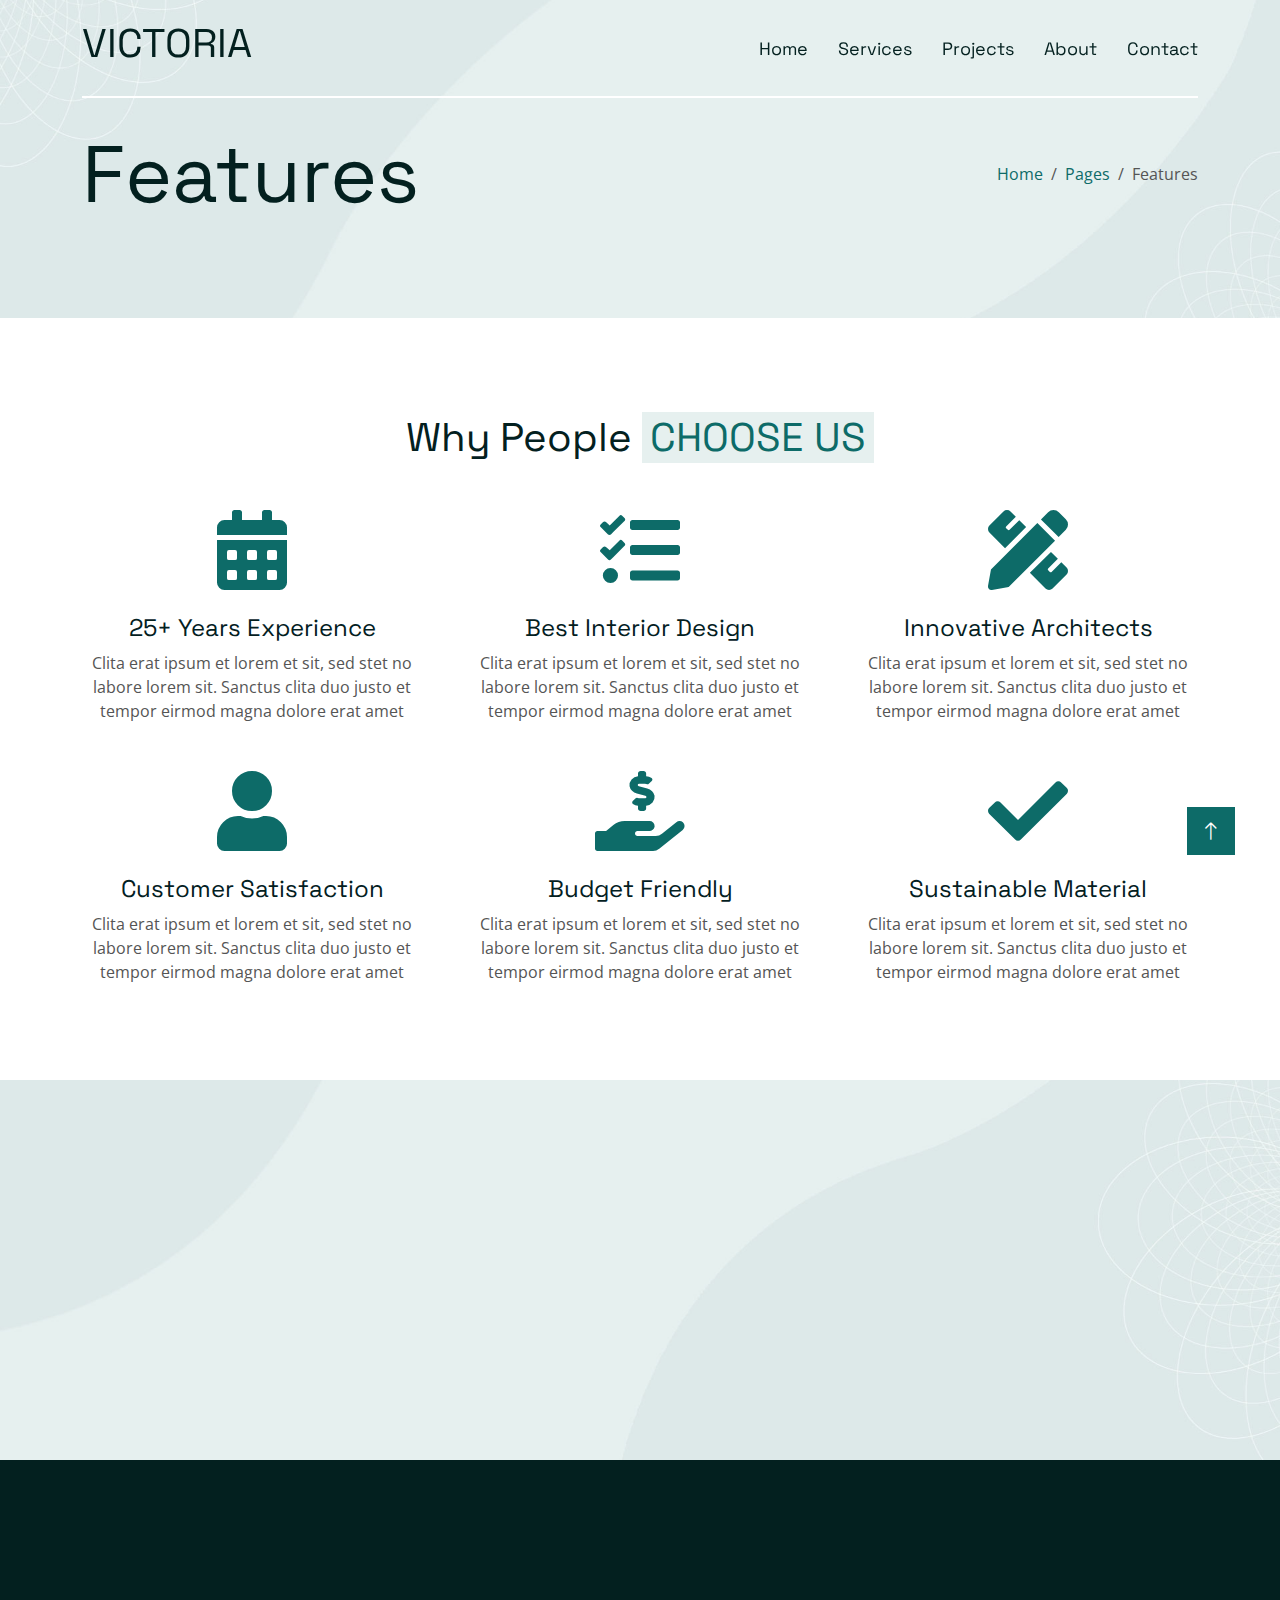
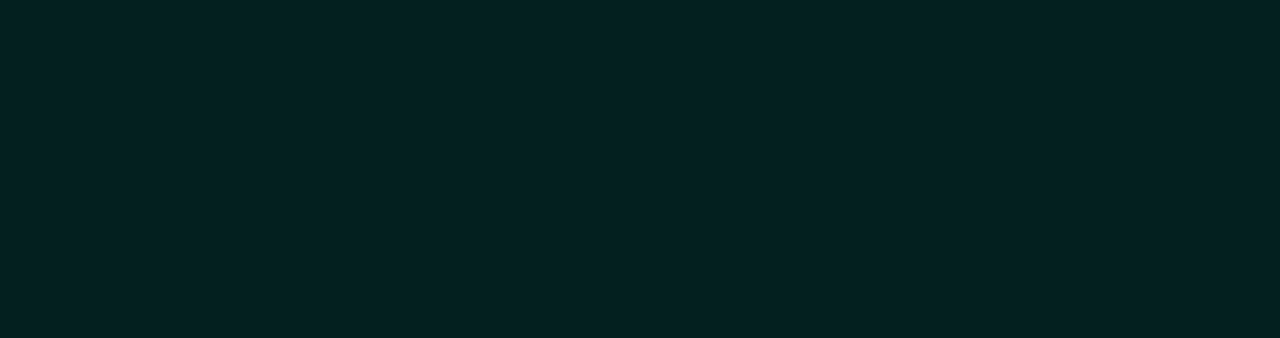
<file: feature.html>
<!DOCTYPE html>
<html lang="en">

<head>
    <meta charset="utf-8">
    <title>VICTORIA AGROSERVE & TRADING</title>
    <meta content="width=device-width, initial-scale=1.0" name="viewport">
    <meta content="" name="keywords">
    <meta content="" name="description">

    <!-- Favicon -->
    <link href="img/favicon.ico" rel="icon">

    <!-- Google Web Fonts -->
    <link rel="preconnect" href="https://fonts.googleapis.com">
    <link rel="preconnect" href="https://fonts.gstatic.com" crossorigin>
    <link href="https://fonts.googleapis.com/css2?family=Open+Sans&family=Space+Grotesk&display=swap" rel="stylesheet">

    <!-- Icon Font Stylesheet -->
    <link href="https://cdnjs.cloudflare.com/ajax/libs/font-awesome/5.10.0/css/all.min.css" rel="stylesheet">
    <link href="https://cdn.jsdelivr.net/npm/bootstrap-icons@1.4.1/font/bootstrap-icons.css" rel="stylesheet">

    <!-- Libraries Stylesheet -->
    <link href="lib/animate/animate.min.css" rel="stylesheet">
    <link href="lib/owlcarousel/assets/owl.carousel.min.css" rel="stylesheet">

    <!-- Customized Bootstrap Stylesheet -->
    <link href="css/bootstrap.min.css" rel="stylesheet">

    <!-- Template Stylesheet -->
    <link href="css/style.css" rel="stylesheet">
</head>

<body>
    <!-- Spinner Start -->
    <div id="spinner"
        class="show bg-white position-fixed translate-middle w-100 vh-100 top-50 start-50 d-flex align-items-center justify-content-center">
        <div class="spinner-grow text-primary" style="width: 3rem; height: 3rem;" role="status">
            <span class="sr-only">Loading...</span>
        </div>
    </div>
    <!-- Spinner End -->


    <!-- Navbar Start -->
    <div class="container-fluid sticky-top">
        <div class="container">
            <nav class="navbar navbar-expand-lg navbar-light border-bottom border-2 border-white">
                <a href="index.html" class="navbar-brand">
                    <h1>VICTORIA</h1>
                </a>
                <button type="button" class="navbar-toggler ms-auto me-0" data-bs-toggle="collapse"
                    data-bs-target="#navbarCollapse">
                    <span class="navbar-toggler-icon"></span>
                </button>
                <div class="collapse navbar-collapse" id="navbarCollapse">
                    <div class="navbar-nav ms-auto">
                        <a href="index.html" class="nav-item nav-link">Home</a>
                       
                        <a href="service.html" class="nav-item nav-link">Services</a>
                        <a href="project.html" class="nav-item nav-link">Projects</a>
                        <!-- <div class="nav-item dropdown">
                            <a href="#!" class="nav-link dropdown-toggle active" data-bs-toggle="dropdown">Pages</a>
                            <div class="dropdown-menu bg-light mt-2">
                                <a href="feature.html" class="dropdown-item active">Features</a>
                                <a href="team.html" class="dropdown-item">Our Team</a>
                                <a href="testimonial.html" class="dropdown-item">Testimonial</a>
                                <a href="404.html" class="dropdown-item">404 Page</a>
                            </div>
                        </div> -->
                         <a href="about.html" class="nav-item nav-link">About</a>
                        <a href="contact.html" class="nav-item nav-link">Contact</a>
                    </div>
                </div>
            </nav>
        </div>
    </div>
    <!-- Navbar End -->


    <!-- Hero Start -->
    <div class="container-fluid pb-5 bg-primary hero-header">
        <div class="container py-5">
            <div class="row g-3 align-items-center">
                <div class="col-lg-6 text-center text-lg-start">
                    <h1 class="display-1 mb-0 animated slideInLeft">Features</h1>
                </div>
                <div class="col-lg-6 animated slideInRight">
                    <nav aria-label="breadcrumb">
                        <ol class="breadcrumb justify-content-center justify-content-lg-end mb-0">
                            <li class="breadcrumb-item"><a class="text-primary" href="#!">Home</a></li>
                            <li class="breadcrumb-item"><a class="text-primary" href="#!">Pages</a></li>
                            <li class="breadcrumb-item text-secondary active" aria-current="page">Features</li>
                        </ol>
                    </nav>
                </div>
            </div>
        </div>
    </div>
    <!-- Hero End -->


    <!-- Feature Start -->
    <div class="container-fluid py-5">
        <div class="container py-5">
            <div class="text-center wow fadeIn" data-wow-delay="0.1s">
                <h1 class="mb-5">Why People <span class="text-uppercase text-primary bg-light px-2">Choose Us</span>
                </h1>
            </div>
            <div class="row g-5 align-items-center text-center">
                <div class="col-md-6 col-lg-4 wow fadeIn" data-wow-delay="0.1s">
                    <i class="fa fa-calendar-alt fa-5x text-primary mb-4"></i>
                    <h4>25+ Years Experience</h4>
                    <p class="mb-0">Clita erat ipsum et lorem et sit, sed stet no labore lorem sit. Sanctus clita duo
                        justo et tempor eirmod magna dolore erat amet</p>
                </div>
                <div class="col-md-6 col-lg-4 wow fadeIn" data-wow-delay="0.3s">
                    <i class="fa fa-tasks fa-5x text-primary mb-4"></i>
                    <h4>Best Interior Design</h4>
                    <p class="mb-0">Clita erat ipsum et lorem et sit, sed stet no labore lorem sit. Sanctus clita duo
                        justo et tempor eirmod magna dolore erat amet</p>
                </div>
                <div class="col-md-6 col-lg-4 wow fadeIn" data-wow-delay="0.5s">
                    <i class="fa fa-pencil-ruler fa-5x text-primary mb-4"></i>
                    <h4>Innovative Architects</h4>
                    <p class="mb-0">Clita erat ipsum et lorem et sit, sed stet no labore lorem sit. Sanctus clita duo
                        justo et tempor eirmod magna dolore erat amet</p>
                </div>
                <div class="col-md-6 col-lg-4 wow fadeIn" data-wow-delay="0.1s">
                    <i class="fa fa-user fa-5x text-primary mb-4"></i>
                    <h4>Customer Satisfaction</h4>
                    <p class="mb-0">Clita erat ipsum et lorem et sit, sed stet no labore lorem sit. Sanctus clita duo
                        justo et tempor eirmod magna dolore erat amet</p>
                </div>
                <div class="col-md-6 col-lg-4 wow fadeIn" data-wow-delay="0.3s">
                    <i class="fa fa-hand-holding-usd fa-5x text-primary mb-4"></i>
                    <h4>Budget Friendly</h4>
                    <p class="mb-0">Clita erat ipsum et lorem et sit, sed stet no labore lorem sit. Sanctus clita duo
                        justo et tempor eirmod magna dolore erat amet</p>
                </div>
                <div class="col-md-6 col-lg-4 wow fadeIn" data-wow-delay="0.5s">
                    <i class="fa fa-check fa-5x text-primary mb-4"></i>
                    <h4>Sustainable Material</h4>
                    <p class="mb-0">Clita erat ipsum et lorem et sit, sed stet no labore lorem sit. Sanctus clita duo
                        justo et tempor eirmod magna dolore erat amet</p>
                </div>
            </div>
        </div>
    </div>
    <!-- Feature End -->


    <!-- Newsletter Start -->
    <div class="container-fluid bg-primary newsletter p-0">
        <div class="container p-0">
            <div class="row g-0 align-items-center">
                <div class="col-md-5 ps-lg-0 text-start wow fadeIn" data-wow-delay="0.2s">
                    <img class="img-fluid w-100" src="img/newsletter.jpg" alt="">
                </div>
                <div class="col-md-7 py-5 newsletter-text wow fadeIn" data-wow-delay="0.5s">
                    <div class="p-5">
                        <h1 class="mb-5">Subscribe the <span
                                class="text-uppercase text-primary bg-white px-2">Newsletter</span></h1>
                        <div class="position-relative w-100 mb-2">
                            <input class="form-control border-0 w-100 ps-4 pe-5" type="text"
                                placeholder="Enter Your Email" style="height: 60px;">
                            <button type="button" class="btn shadow-none position-absolute top-0 end-0 mt-2 me-2"><i
                                    class="fa fa-paper-plane text-primary fs-4"></i></button>
                        </div>
                        <p class="mb-0">Diam sed sed dolor stet amet eirmod</p>
                    </div>
                </div>
            </div>
        </div>
    </div>
    <!-- Newsletter End -->


    <!-- Footer Start -->
    <div class="container-fluid bg-dark text-white-50 footer pt-5">
        <div class="container py-5">
            <div class="row g-5">
                <div class="col-md-6 col-lg-3 wow fadeIn" data-wow-delay="0.1s">
                    <a href="index.html" class="d-inline-block mb-3">
                        <h1 class="text-white"> VICTORIA AGROSERVE </h1>
                    </a>
                    <p class="mb-0">Whenever you need our landscaping services, feel free to contact us — we’re always ready to help.</p>
                </div>
                <div class="col-md-6 col-lg-3 wow fadeIn" data-wow-delay="0.3s">
                    <h5 class="text-white mb-4">Get In Touch</h5>
                    <p><i class="fa fa-map-marker-alt me-3"></i> CR. 54492-01, Building No.180, Road 3703, Block.337, Um 
Al Hassam</p>
                    <p><i class="fa fa-phone-alt me-3"></i>+973 13 11 35 59</p>
                    <p><i class="fa fa-envelope me-3"></i>info@victoriabh.com</p>
                    <div class="d-flex pt-2">
                        <a class="btn btn-outline-primary btn-square border-2 me-2" href="#!"><i
                                class="fab fa-twitter"></i></a>
                        <a class="btn btn-outline-primary btn-square border-2 me-2" href="#!"><i
                                class="fab fa-facebook-f"></i></a>
                        <a class="btn btn-outline-primary btn-square border-2 me-2" href="#!"><i
                                class="fab fa-youtube"></i></a>
                        <a class="btn btn-outline-primary btn-square border-2 me-2" href="#!"><i
                                class="fab fa-instagram"></i></a>
                        <a class="btn btn-outline-primary btn-square border-2 me-2" href="#!"><i
                                class="fab fa-linkedin-in"></i></a>
                    </div>
                </div>
                <div class="col-md-6 col-lg-3 wow fadeIn" data-wow-delay="0.5s">
                    <h5 class="text-white mb-4">Popular Link</h5>
                    <a class="btn btn-link" href="about.html">About Us</a>
                    <a class="btn btn-link" href="contact.html">Contact Us</a>
                    <!-- <a class="btn btn-link" href="#!">Privacy Policy</a>
                    <a class="btn btn-link" href="#!">Terms & Condition</a>
                    <a class="btn btn-link" href="#!">Career</a> -->
                </div>
                <div class="col-md-6 col-lg-3 wow fadeIn" data-wow-delay="0.7s">
                    <h5 class="text-white mb-4">Our Services</h5>
                    <a class="btn btn-link" href="service.html">landscaping</a>
                    <a class="btn btn-link" href="service.html">Maintenance  </a>
                    <a class="btn btn-link" href="service.html">Services</a>
                    <a class="btn btn-link" href="service.html">Outdoor plants production</a>
                    <a class="btn btn-link" href="service.html">Indoor and outdoor plants sales</a>
                </div>
            </div>
        </div>
        <div class="container wow fadeIn" data-wow-delay="0.1s">
            <div class="copyright">
                <div class="row">
                    <div class="col-md-6 text-center text-md-start mb-3 mb-md-0">
                        &copy; <a class="border-bottom" href="#!">Your Site Name</a>, All Right Reserved.

                        <!--/*** This template is free as long as you keep the below author’s credit link/attribution link/backlink. ***/-->
                        <!--/*** If you'd like to use the template without the below author’s credit link/attribution link/backlink, ***/-->
                        <!--/*** you can purchase the Credit Removal License from "https://htmlcodex.com/credit-removal". ***/-->
                        <!-- Designed By <a class="border-bottom" href="https://htmlcodex.com">HTML Codex</a>. Distributed by
                        <a class="border-bottom" href="" target="_blank">ThemeWagon</a> -->
                    </div>
                    <div class="col-md-6 text-center text-md-end">
                        <div class="footer-menu">
                            <a href="index.html">Home</a>
                            <a href="project.html">Projects</a>
                            <a href="about.html">Help</a>
                            
                        </div>
                    </div>
                </div>
            </div>
        </div>
    </div>
    <!-- Footer End -->


    <!-- Back to Top -->
    <a href="#!" class="btn btn-lg btn-primary btn-lg-square back-to-top"><i class="bi bi-arrow-up"></i></a>


    <!-- JavaScript Libraries -->
    <script src="https://ajax.googleapis.com/ajax/libs/jquery/3.6.1/jquery.min.js"></script>
    <script src="https://cdn.jsdelivr.net/npm/bootstrap@5.0.0/dist/js/bootstrap.bundle.min.js"></script>
    <script src="lib/wow/wow.min.js"></script>
    <script src="lib/easing/easing.min.js"></script>
    <script src="lib/waypoints/waypoints.min.js"></script>
    <script src="lib/owlcarousel/owl.carousel.min.js"></script>

    <!-- Template Javascript -->
    <script src="js/main.js"></script>
</body>

</html>
</file>
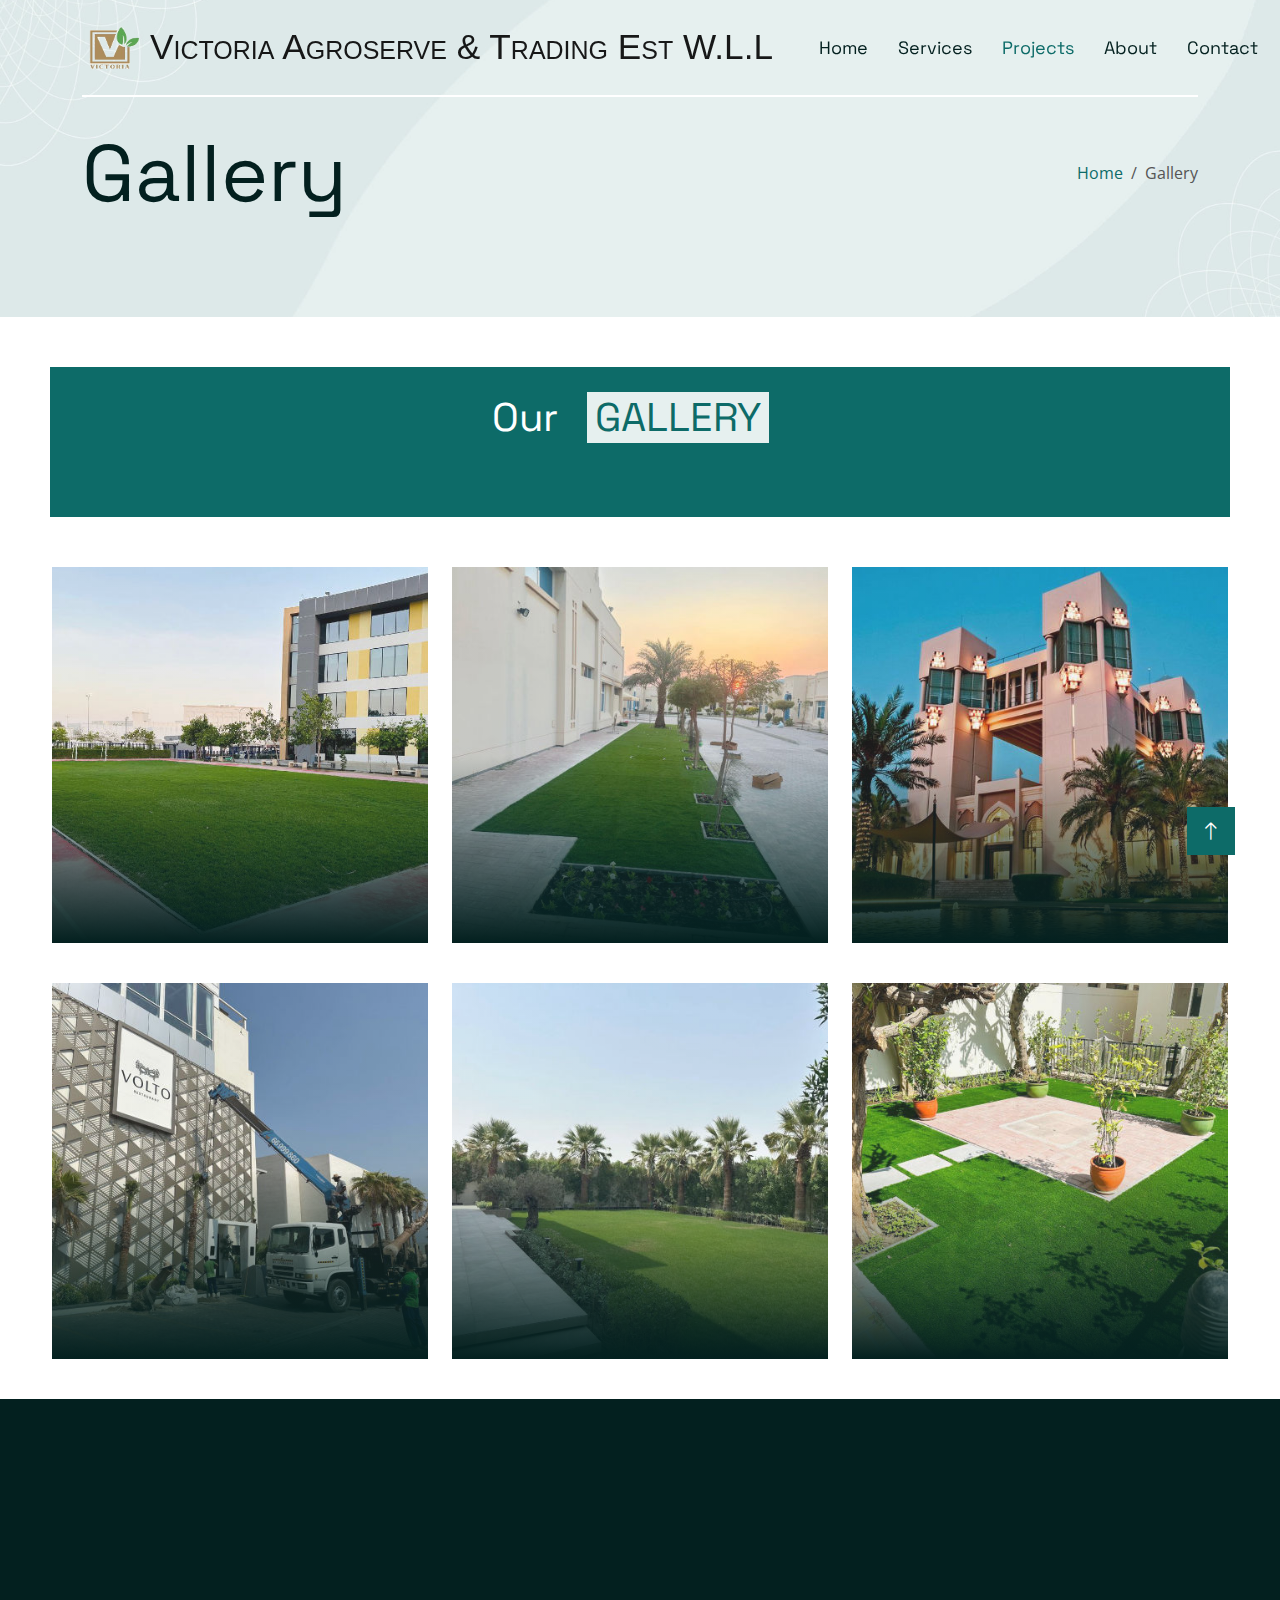
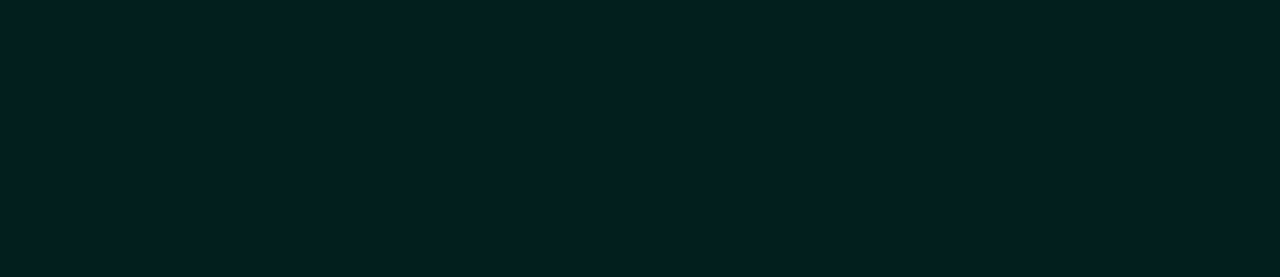
<file: gallery.html>
<!DOCTYPE html>
<html lang="en">

<head>
    <meta charset="utf-8">
    <title>Victoria Agroserve & Trading Est W.L.L</title>
    <meta content="width=device-width, initial-scale=1.0" name="viewport">
    <!-- <meta content="" name="keywords">
    <meta content="" name="description"> -->
    <meta content="landscaping company in Bahrain" name="victoriabh">
    <meta content="landscaping company in Bahrain" name="Victoria Agroserve">

    <!-- Favicon -->
    <link rel="icon" type="image/png"  href="fav-icon.png">
    <link rel="shortcut icon" href="fav-icon.png" type="image/png">


    <!-- Google Web Fonts -->
    <link rel="preconnect" href="https://fonts.googleapis.com">
    <link rel="preconnect" href="https://fonts.gstatic.com" crossorigin>
    <link href="https://fonts.googleapis.com/css2?family=Open+Sans&family=Space+Grotesk&display=swap" rel="stylesheet">

    <!-- Icon Font Stylesheet -->
    <link href="https://cdnjs.cloudflare.com/ajax/libs/font-awesome/5.10.0/css/all.min.css" rel="stylesheet">
    <link href="https://cdn.jsdelivr.net/npm/bootstrap-icons@1.4.1/font/bootstrap-icons.css" rel="stylesheet">

    <!-- Libraries Stylesheet -->
    <link href="lib/animate/animate.min.css" rel="stylesheet">
    <link href="lib/owlcarousel/assets/owl.carousel.min.css" rel="stylesheet">

    <!-- Customized Bootstrap Stylesheet -->
    <link href="css/bootstrap.min.css" rel="stylesheet">

    <!-- Template Stylesheet -->
    <link href="css/style.css" rel="stylesheet">
</head>

<body>
    <!-- Spinner Start -->
    <div id="spinner"
        class="show bg-white position-fixed translate-middle w-100 vh-100 top-50 start-50 d-flex align-items-center justify-content-center">
        <div class="spinner-grow text-primary" style="width: 3rem; height: 3rem;" role="status">
            <span class="sr-only">Loading...</span>
        </div>
    </div>
    <!-- Spinner End -->


    <!-- Navbar Start -->
    <div class="container-fluid sticky-top" style=" display: flex;">
        <div class="container" >
            <nav class="navbar navbar-expand-lg navbar-light border-bottom border-2 border-white" style="display: flex;">
                
                <a href="index.html" class="navbar-brand d-flex align-items-center">
    <img src="img/logo_transparent.png" alt="Logo" style="width:60px; height:55px; margin-right:8px;">
    <span class="brand-text">Victoria Agroserve & Trading Est W.L.L</span>
</a>

                <button type="button" class="navbar-toggler ms-auto me-0" data-bs-toggle="collapse"
                    data-bs-target="#navbarCollapse">
                    <span class="navbar-toggler-icon"></span>
                </button>
                <div class="collapse navbar-collapse" id="navbarCollapse">
                    <div class="navbar-nav ms-auto">
                        <a href="index.html" class="nav-item nav-link ">Home</a>
                       
                        <a href="service.html" class="nav-item nav-link">Services</a>
                        <a href="project.html" class="nav-item nav-link active">Projects</a>
                        <!-- <div class="nav-item dropdown">
                            <a href="#!" class="nav-link dropdown-toggle" data-bs-toggle="dropdown">Pages</a>
                            <div class="dropdown-menu bg-light mt-2">
                                <a href="feature.html" class="dropdown-item">Features</a>
                                <a href="team.html" class="dropdown-item">Our Team</a>
                                <a href="testimonial.html" class="dropdown-item">Testimonial</a>
                                <a href="404.html" class="dropdown-item">404 Page</a>
                            </div>
                        </div> -->
                         <a href="about.html" class="nav-item nav-link">About</a>
                        <a href="contact.html" class="nav-item nav-link">Contact</a>
                    </div>
                </div>
            </nav>
        </div>
    </div>
    <!-- Navbar End -->


    <!-- Hero Start -->
    <div class="container-fluid pb-5 bg-primary hero-header">
        <div class="container py-5">
            <div class="row g-3 align-items-center">
                <div class="col-lg-6 text-center text-lg-start">
                    <h1 class="display-1 mb-0 animated slideInLeft">Gallery</h1>
                </div>
                <div class="col-lg-6 animated slideInRight">
                    <nav aria-label="breadcrumb">
                        <ol class="breadcrumb justify-content-center justify-content-lg-end mb-0">
                            <li class="breadcrumb-item"><a class="text-primary" href="index.html">Home</a></li> 
                            <li class="breadcrumb-item text-secondary active" aria-current="page">Gallery</li>
                        </ol>
                    </nav>
                </div>
            </div>
        </div>
    </div>
    <!-- Hero End -->


     <!-- <div class="flex-container justify-content-center bg-primary  "  style="margin: 50px; height: 100px; ">
       <div style="margin: 20px;">  <h1 class="text-white mb-5 ">Our Latest <span style="margin: 19px; "
                                class="text-uppercase text-primary bg-light px-2">Projects</span></h1></div> -->
       <!-- <div> <h4 class="text-white mb-0"><span class="display-1">6</span> of our latest projects</h4></div> -->
    <!-- </div> -->

<div class="flex-container justify-content-center align-items-center bg-primary"  
     style="margin: 50px; height: 150px; display: flex;">
  <div style="margin: 20px;">
    <h1 class="text-white mb-5">
      Our  
      <span style="margin: 19px;" class="text-uppercase text-primary bg-light px-2">Gallery </span>
    </h1>
  </div>
</div>





    <!-- Project Start -->
    <!-- <div class="container-fluid py-5">
        <div class="container py-5">
            <div class="row g-0">
                <div class="col-lg-5 wow fadeIn" data-wow-delay="0.1s">
                    <div class="d-flex flex-column justify-content-center bg-primary h-100 p-5">
                        <h1 class="text-white mb-5">Our Latest <span
                                class="text-uppercase text-primary bg-light px-2">Projects</span></h1>
                        <h4 class="text-white mb-0"><span class="display-1">6</span> of our latest projects</h4>
                    </div>
                </div> -->
                <!-- <div class="col-lg-7">
                    <div class="row g-0">
                        <div class="col-md-6 col-lg-4 wow fadeIn" data-wow-delay="0.2s">
                            <div class="project-item position-relative overflow-hidden">
                                <img class="img-fluid w-100" src="img/project-1.jpg" alt="">
                                <a class="project-overlay text-decoration-none" href="#!">
                                    <h4 class="text-white">Kitchen</h4>
                                    <small class="text-white">72 Projects</small>
                                </a>
                            </div>
                        </div>
                        <div class="col-md-6 col-lg-4 wow fadeIn" data-wow-delay="0.3s">
                            <div class="project-item position-relative overflow-hidden">
                                <img class="img-fluid w-100" src="img/project-2.jpg" alt="">
                                <a class="project-overlay text-decoration-none" href="#!">
                                    <h4 class="text-white">Bathroom</h4>
                                    <small class="text-white">67 Projects</small>
                                </a>
                            </div>
                        </div>
                        <div class="col-md-6 col-lg-4 wow fadeIn" data-wow-delay="0.4s">
                            <div class="project-item position-relative overflow-hidden">
                                <img class="img-fluid w-100" src="img/project-3.jpg" alt="">
                                <a class="project-overlay text-decoration-none" href="#!">
                                    <h4 class="text-white">Bedroom</h4>
                                    <small class="text-white">53 Projects</small>
                                </a>
                            </div>
                        </div>
                        <div class="col-md-6 col-lg-4 wow fadeIn" data-wow-delay="0.5s">
                            <div class="project-item position-relative overflow-hidden">
                                <img class="img-fluid w-100" src="img/project-4.jpg" alt="">
                                <a class="project-overlay text-decoration-none" href="#!">
                                    <h4 class="text-white">Living Room</h4>
                                    <small class="text-white">33 Projects</small>
                                </a>
                            </div>
                        </div>
                        <div class="col-md-6 col-lg-4 wow fadeIn" data-wow-delay="0.6s">
                            <div class="project-item position-relative overflow-hidden">
                                <img class="img-fluid w-100" src="img/project-5.jpg" alt="">
                                <a class="project-overlay text-decoration-none" href="#!">
                                    <h4 class="text-white">Furniture</h4>
                                    <small class="text-white">87 Projects</small>
                                </a>
                            </div>
                        </div>
                        <div class="col-md-6 col-lg-4 wow fadeIn" data-wow-delay="0.7s">
                            <div class="project-item position-relative overflow-hidden">
                                <img class="img-fluid w-100" src="img/project-6.jpg" alt="">
                                <a class="project-overlay text-decoration-none" href="#!">
                                    <h4 class="text-white">Rennovation</h4>
                                    <small class="text-white">69 Projects</small>
                                </a>
                            </div>
                        </div> -->
                    <!-- </div>
                </div> -->
            <!-- </div>
        </div>
    </div> -->
    <!-- Project End -->

<div class="row" style="margin: 40px;">
  <div class="col-md-6 col-lg-4 wow " data-wow-delay="0.2s">
    <div class="project-item position-relative overflow-hidden">
            <img class="img-fluid w-100" src="img/p1 (1).jpg" alt="">
            <a class="project-overlay text-decoration-none" href="#!">
            </a>
    </div>
  </div>
  <div class="col-md-6 col-lg-4 wow " data-wow-delay="0.2s">
    <div class="project-item position-relative overflow-hidden">
             <img class="img-fluid w-100" src="img/p1 (6).jpg" alt="">
            <a class="project-overlay text-decoration-none" href="#!">
            
            </a>
            
    </div>
  </div>
  <div class="col-md-6 col-lg-4 " data-wow-delay="0.2s">
    <div class="project-item position-relative overflow-hidden">
            <img class="img-fluid w-100" src="img/project1.jpg" alt="">
            <a class="project-overlay text-decoration-none" href="#!">
           
            </a>
    </div>
  </div>
</div>
<div class="row" style="margin: 40px;">
  <div class="col-md-6 col-lg-4 " data-wow-delay="0.2s">
    <div class="project-item position-relative overflow-hidden">
            <img class="img-fluid w-100" src="img/p1 (2).jpg" alt="">
            <a class="project-overlay text-decoration-none" href="#!">
            
            </a>
    </div>
  </div>
  <div class="col-md-6 col-lg-4" data-wow-delay="0.2s">
    <div class="project-item position-relative overflow-hidden">
             <img class="img-fluid w-100" src="img/p1 (3).jpg" alt="">
            <a class="project-overlay text-decoration-none" href="#!">
            
            </a>
            
    </div>
  </div>
  <div class="col-md-6 col-lg-4 " data-wow-delay="0.2s">
    <div class="project-item position-relative overflow-hidden">
            <img class="img-fluid w-100" src="img/p1 (4).jpg" alt="">
            <a class="project-overlay text-decoration-none" href="#!">
         
            </a>
    </div>
  </div>
</div>



   <!-- Footer Start -->
    <div class="container-fluid bg-dark text-white-50 footer pt-5">
        <div class="container py-5">
            <div class="row g-5">
                <div class="col-md-6 col-lg-3 wow fadeIn" data-wow-delay="0.1s">
                    <a href="index.html" class="d-inline-block mb-3">
                        <h1 class="text-white" style="font-size: 30px;">Victoria Agroserve & Trading Est W.L.L</h1>
                    </a>
                    <p class="mb-0">Whenever you need our landscaping services, feel free to contact us — we’re always ready to help.</p>
                </div>
                <div class="col-md-6 col-lg-3 wow fadeIn" data-wow-delay="0.3s">
                    <h5 class="text-white mb-4">Get In Touch</h5>
                    <p><i class="fa fa-map-marker-alt me-3"></i> CR. 54492-01, Building No.180, Road 3703, Block.337, Um Al Hassam,&nbsp; P.O.Box:75980</p>
                    <p><i class="fa fa-phone-alt me-3"></i>+973 13 11 35 59</p>
                    <p><i class="fa fa-envelope me-3"></i>info@victoriabh.com</p>
                    <div class="d-flex pt-2">
                        <a class="btn btn-outline-primary btn-square border-2 me-2" href="#!"><i
                                class="fab fa-twitter"></i></a>
                        <a class="btn btn-outline-primary btn-square border-2 me-2" href="#!"><i
                                class="fab fa-facebook-f"></i></a>
                        <a class="btn btn-outline-primary btn-square border-2 me-2" href="#!"><i
                                class="fab fa-youtube"></i></a>
                        <a class="btn btn-outline-primary btn-square border-2 me-2" href="https://www.instagram.com/victoria_agroserve/?hl=en"><i
                                class="fab fa-instagram"></i></a>
                        <a class="btn btn-outline-primary btn-square border-2 me-2" href="#!"><i
                                class="fab fa-linkedin-in"></i></a>
                    </div>
                </div>
                <div class="col-md-6 col-lg-3 wow fadeIn" data-wow-delay="0.5s">
                    <h5 class="text-white mb-4">Popular Link</h5>
                    <a class="btn btn-link" href="about.html">About Us</a>
                    <a class="btn btn-link" href="contact.html">Contact Us</a>
                    <!-- <a class="btn btn-link" href="#!">Privacy Policy</a>
                    <a class="btn btn-link" href="#!">Terms & Condition</a>
                    <a class="btn btn-link" href="#!">Career</a> -->
                </div>
                <div class="col-md-6 col-lg-3 wow fadeIn" data-wow-delay="0.7s">
                    <h5 class="text-white mb-4">Our Services</h5>
                    <a class="btn btn-link" href="service.html">landscaping</a>
                    <a class="btn btn-link" href="service.html">Irrigation</a>
                    <a class="btn btn-link" href="service.html">Maintenance  </a>
                    <a class="btn btn-link" href="service.html">Outdoor plants production</a>
                    <a class="btn btn-link" href="service.html">Indoor and outdoor plants sales</a>
                </div>
            </div>
        </div>
        <div class="container wow fadeIn" data-wow-delay="0.1s">
            <div class="copyright">
                <div class="row">
                    <div class="col-md-6 text-center text-md-start mb-3 mb-md-0">
                        &copy; <a class="border-bottom" href="index.html">www.victoriabh.com</a>, All Right Reserved.

                        <!--/*** This template is free as long as you keep the below author’s credit link/attribution link/backlink. ***/-->
                        <!--/*** If you'd like to use the template without the below author’s credit link/attribution link/backlink, ***/-->
                        <!--/*** you can purchase the Credit Removal License from "https://htmlcodex.com/credit-removal". ***/-->
                        <!-- Designed By <a class="border-bottom" href="https://htmlcodex.com">HTML Codex</a>. Distributed by
                        <a class="border-bottom" href="" target="_blank">ThemeWagon</a> -->
                    </div>
                    <div class="col-md-6 text-center text-md-end">
                        <div class="footer-menu">
                            <a href="index.html">Home</a>
                            <a href="project.html">Projects</a>
                            <a href="contact.html">Help</a>
    
                            
                        </div>
                    </div>
                </div>
            </div>
        </div>
    </div>
    <!-- Footer End -->


    <!-- Back to Top -->
    <a href="#!" class="btn btn-lg btn-primary btn-lg-square back-to-top"><i class="bi bi-arrow-up"></i></a>


    <!-- JavaScript Libraries -->
    <script src="https://ajax.googleapis.com/ajax/libs/jquery/3.6.1/jquery.min.js"></script>
    <script src="https://cdn.jsdelivr.net/npm/bootstrap@5.0.0/dist/js/bootstrap.bundle.min.js"></script>
    <script src="lib/wow/wow.min.js"></script>
    <script src="lib/easing/easing.min.js"></script>
    <script src="lib/waypoints/waypoints.min.js"></script>
    <script src="lib/owlcarousel/owl.carousel.min.js"></script>

    <!-- Template Javascript -->
    <script src="js/main.js"></script>
</body>

</html>
</file>
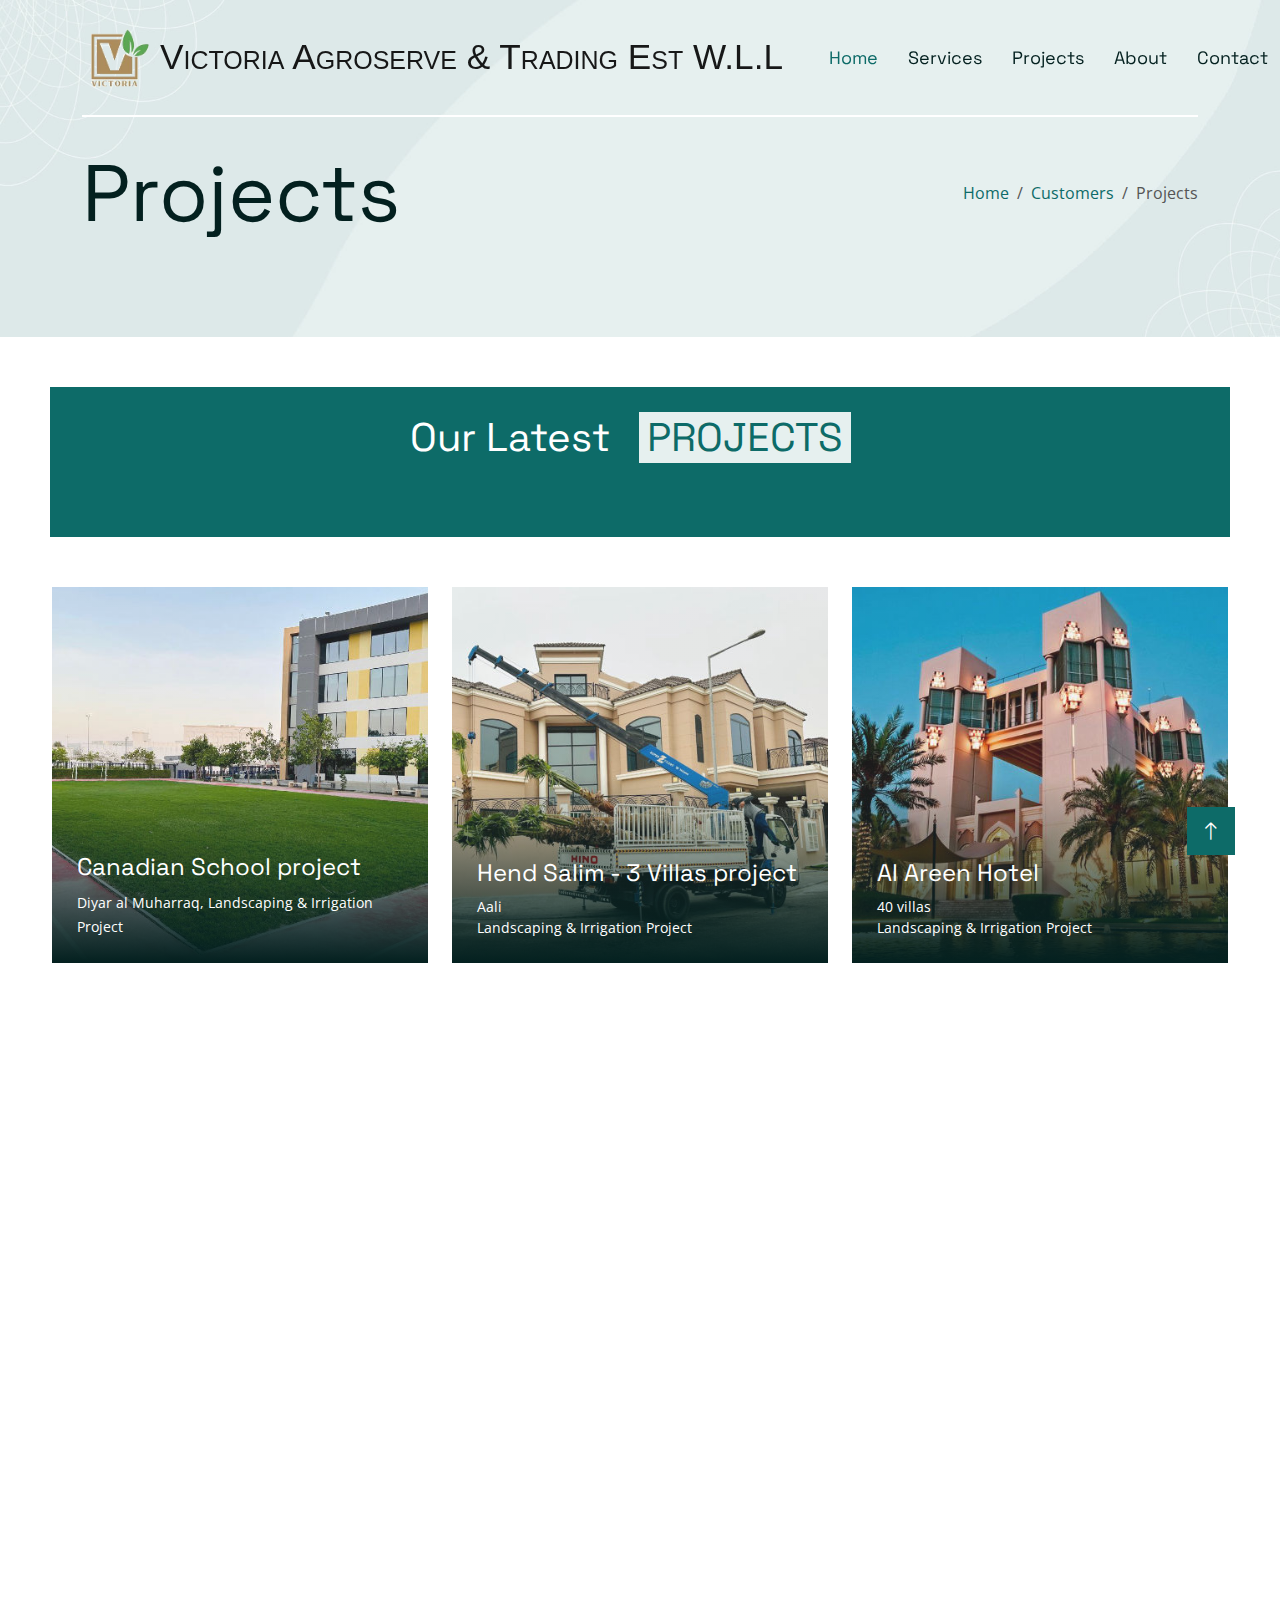
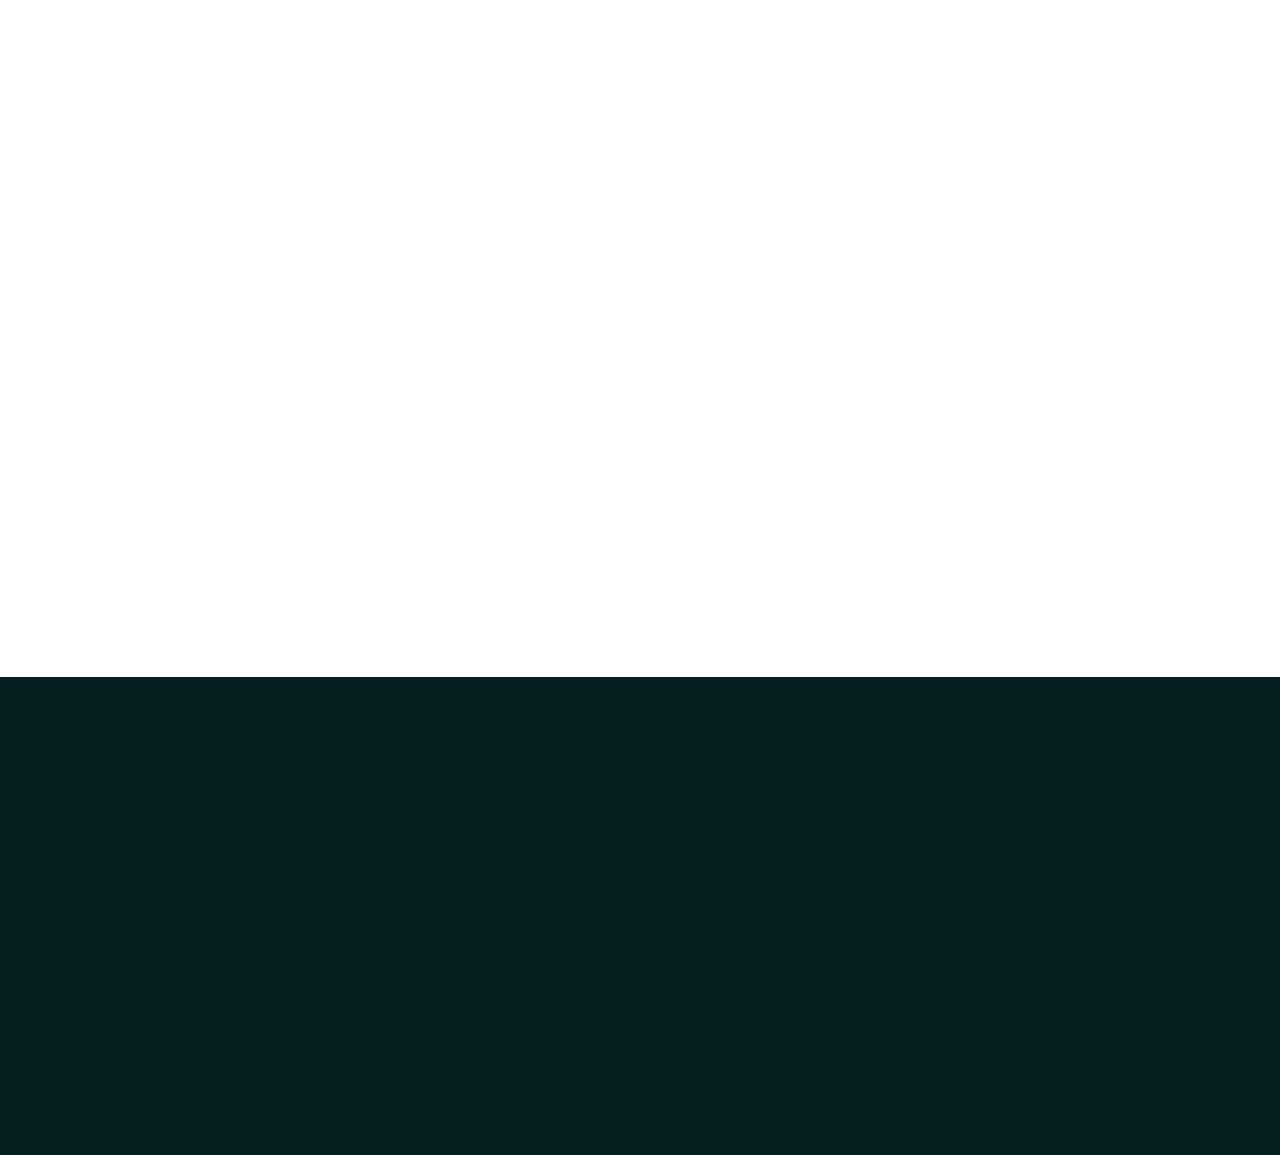
<file: project.html>
<!DOCTYPE html>
<html lang="en">

<head>
    <meta charset="utf-8">
    <title>Victoria Agroserve & Trading Est W.L.L</title>
    <meta content="width=device-width, initial-scale=1.0" name="viewport">
    <!-- <meta content="" name="keywords">
    <meta content="" name="description"> -->
    <meta content="landscaping company in Bahrain" name="victoriabh">
    <meta content="landscaping company in Bahrain" name="Victoria Agroserve">

    <!-- Favicon -->
    <link rel="icon" type="image/png"  href="fav-icon.png">
    <link rel="shortcut icon" href="fav-icon.png" type="image/png">


    <!-- Google Web Fonts -->
    <link rel="preconnect" href="https://fonts.googleapis.com">
    <link rel="preconnect" href="https://fonts.gstatic.com" crossorigin>
    <link href="https://fonts.googleapis.com/css2?family=Open+Sans&family=Space+Grotesk&display=swap" rel="stylesheet">

    <!-- Icon Font Stylesheet -->
    <link href="https://cdnjs.cloudflare.com/ajax/libs/font-awesome/5.10.0/css/all.min.css" rel="stylesheet">
    <link href="https://cdn.jsdelivr.net/npm/bootstrap-icons@1.4.1/font/bootstrap-icons.css" rel="stylesheet">

    <!-- Libraries Stylesheet -->
    <link href="lib/animate/animate.min.css" rel="stylesheet">
    <link href="lib/owlcarousel/assets/owl.carousel.min.css" rel="stylesheet">

    <!-- Customized Bootstrap Stylesheet -->
    <link href="css/bootstrap.min.css" rel="stylesheet">

    <!-- Template Stylesheet -->
    <link href="css/style.css" rel="stylesheet">
</head>

<body>
    <!-- Spinner Start -->
    <div id="spinner"
        class="show bg-white position-fixed translate-middle w-100 vh-100 top-50 start-50 d-flex align-items-center justify-content-center">
        <div class="spinner-grow text-primary" style="width: 3rem; height: 3rem;" role="status">
            <span class="sr-only">Loading...</span>
        </div>
    </div>
    <!-- Spinner End -->


    <!-- Navbar Start -->
    <div class="container-fluid sticky-top" style=" display: flex;">
        <div class="container" >
            <nav class="navbar navbar-expand-lg navbar-light border-bottom border-2 border-white" style="display: flex;">
                
                <a href="index.html" class="navbar-brand d-flex align-items-center">
    <img src="img/logo_transparent.png" alt="Logo" style="width:70px; height:75px; margin-right:8px;">
    <span class="brand-text">Victoria Agroserve & Trading Est W.L.L</span>
     </a>

                <button type="button" class="navbar-toggler ms-auto me-0" data-bs-toggle="collapse"
                    data-bs-target="#navbarCollapse">
                    <span class="navbar-toggler-icon"></span>
                </button>
                <div class="collapse navbar-collapse" id="navbarCollapse">
                    <div class="navbar-nav ms-auto">
                        <a href="index.html" class="nav-item nav-link active">Home</a>
                       
                        <a href="service.html" class="nav-item nav-link">Services</a>
                        <a href="project.html" class="nav-item nav-link">Projects</a>
                        
                         <a href="about.html" class="nav-item nav-link">About</a>
                        <a href="contact.html" class="nav-item nav-link">Contact</a>
                    </div>
                </div>
            </nav>
        </div>
    </div>
    <!-- Navbar End -->



    <!-- Hero Start -->
    <div class="container-fluid pb-5 bg-primary hero-header">
        <div class="container py-5">
            <div class="row g-3 align-items-center">
                <div class="col-lg-6 text-center text-lg-start">
                    <h1 class="display-1 mb-0 animated slideInLeft">Projects</h1>
                </div>
                <div class="col-lg-6 animated slideInRight">
                    <nav aria-label="breadcrumb">
                        <ol class="breadcrumb justify-content-center justify-content-lg-end mb-0">
                            <li class="breadcrumb-item"><a class="text-primary" href="index.html">Home</a></li>
                            <li class="breadcrumb-item"><a class="text-primary" href="customer.html">Customers</a></li>
                            <li class="breadcrumb-item text-secondary active" aria-current="page">Projects</li>
                        </ol>
                    </nav>
                </div>
            </div>
        </div>
    </div>
    <!-- Hero End -->


     <!-- <div class="flex-container justify-content-center bg-primary  "  style="margin: 50px; height: 100px; ">
       <div style="margin: 20px;">  <h1 class="text-white mb-5 ">Our Latest <span style="margin: 19px; "
                                class="text-uppercase text-primary bg-light px-2">Projects</span></h1></div> -->
       <!-- <div> <h4 class="text-white mb-0"><span class="display-1">6</span> of our latest projects</h4></div> -->
    <!-- </div> -->

<div class="flex-container justify-content-center align-items-center bg-primary"  
     style="margin: 50px; height: 150px; display: flex;">
  <div style="margin: 20px;">
    <h1 class="text-white mb-5">
      Our Latest 
      <span style="margin: 19px;" class="text-uppercase text-primary bg-light px-2">Projects</span>
    </h1>
  </div>
</div>





    <!-- Project Start -->
    <!-- <div class="container-fluid py-5">
        <div class="container py-5">
            <div class="row g-0">
                <div class="col-lg-5 wow fadeIn" data-wow-delay="0.1s">
                    <div class="d-flex flex-column justify-content-center bg-primary h-100 p-5">
                        <h1 class="text-white mb-5">Our Latest <span
                                class="text-uppercase text-primary bg-light px-2">Projects</span></h1>
                        <h4 class="text-white mb-0"><span class="display-1">6</span> of our latest projects</h4>
                    </div>
                </div> -->
                <!-- <div class="col-lg-7">
                    <div class="row g-0">
                        <div class="col-md-6 col-lg-4 wow fadeIn" data-wow-delay="0.2s">
                            <div class="project-item position-relative overflow-hidden">
                                <img class="img-fluid w-100" src="img/project-1.jpg" alt="">
                                <a class="project-overlay text-decoration-none" href="#!">
                                    <h4 class="text-white">Kitchen</h4>
                                    <small class="text-white">72 Projects</small>
                                </a>
                            </div>
                        </div>
                        <div class="col-md-6 col-lg-4 wow fadeIn" data-wow-delay="0.3s">
                            <div class="project-item position-relative overflow-hidden">
                                <img class="img-fluid w-100" src="img/project-2.jpg" alt="">
                                <a class="project-overlay text-decoration-none" href="#!">
                                    <h4 class="text-white">Bathroom</h4>
                                    <small class="text-white">67 Projects</small>
                                </a>
                            </div>
                        </div>
                        <div class="col-md-6 col-lg-4 wow fadeIn" data-wow-delay="0.4s">
                            <div class="project-item position-relative overflow-hidden">
                                <img class="img-fluid w-100" src="img/project-3.jpg" alt="">
                                <a class="project-overlay text-decoration-none" href="#!">
                                    <h4 class="text-white">Bedroom</h4>
                                    <small class="text-white">53 Projects</small>
                                </a>
                            </div>
                        </div>
                        <div class="col-md-6 col-lg-4 wow fadeIn" data-wow-delay="0.5s">
                            <div class="project-item position-relative overflow-hidden">
                                <img class="img-fluid w-100" src="img/project-4.jpg" alt="">
                                <a class="project-overlay text-decoration-none" href="#!">
                                    <h4 class="text-white">Living Room</h4>
                                    <small class="text-white">33 Projects</small>
                                </a>
                            </div>
                        </div>
                        <div class="col-md-6 col-lg-4 wow fadeIn" data-wow-delay="0.6s">
                            <div class="project-item position-relative overflow-hidden">
                                <img class="img-fluid w-100" src="img/project-5.jpg" alt="">
                                <a class="project-overlay text-decoration-none" href="#!">
                                    <h4 class="text-white">Furniture</h4>
                                    <small class="text-white">87 Projects</small>
                                </a>
                            </div>
                        </div>
                        <div class="col-md-6 col-lg-4 wow fadeIn" data-wow-delay="0.7s">
                            <div class="project-item position-relative overflow-hidden">
                                <img class="img-fluid w-100" src="img/project-6.jpg" alt="">
                                <a class="project-overlay text-decoration-none" href="#!">
                                    <h4 class="text-white">Rennovation</h4>
                                    <small class="text-white">69 Projects</small>
                                </a>
                            </div>
                        </div> -->
                    <!-- </div>
                </div> -->
            <!-- </div>
        </div>
    </div> -->
    <!-- Project End -->

<div class="row" style="margin: 40px;">
  <div class="col-md-6 col-lg-4 wow fadeIn" data-wow-delay="0.2s">
    <div class="project-item position-relative overflow-hidden">
            <img class="img-fluid w-100" src="img/p1 (1).jpg" alt="">
            <a class="project-overlay text-decoration-none" href="#!">
             <div  display: flex;><h4 class="text-white">Canadian School project </h4>
            <small class="text-white"> Diyar al Muharraq,</small>
            <small class="text-white">Landscaping & Irrigation Project</small></div>   
            
            </a>
    </div>
  </div>
   
  <div class="col-md-6 col-lg-4 wow fadeIn" data-wow-delay="0.2s">
    <div class="project-item position-relative overflow-hidden">
             <img class="img-fluid w-100" src="img/hend.jpg" alt="">
            <a class="project-overlay text-decoration-none" href="#!">
            <h4 class="text-white">  Hend Salim - 3 Villas project </h4>
            <small class="text-white">   Aali</small>
            <small class="text-white"> Landscaping & Irrigation Project</small>
            </a>
            
    </div>
  </div>
  <div class="col-md-6 col-lg-4 wow fadeIn" data-wow-delay="0.2s">
    <div class="project-item position-relative overflow-hidden">
            <img class="img-fluid w-100" src="img/project1.jpg" alt="">
            <a class="project-overlay text-decoration-none" href="#!">
            <h4 class="text-white"> Al Areen Hotel</h4>
            <small class="text-white">   40 villas</small>
            <small class="text-white"> Landscaping & Irrigation Project</small>
            </a>
    </div>
  </div>
</div>
<div class="row" style="margin: 40px;">
  <div class="col-md-6 col-lg-4 wow fadeIn" data-wow-delay="0.2s">
    <div class="project-item position-relative overflow-hidden">
            <img class="img-fluid w-100" src="img/p1 (2).jpg" alt="">
            <a class="project-overlay text-decoration-none" href="#!">
            <h4 class="text-white">  Volto Restaurant&Lounge</h4>
            <small class="text-white">   Manama </small>
            <small class="text-white"> Landscaping & Irrigation Project</small>
            </a>
    </div>
  </div>
  <div class="col-md-6 col-lg-4 wow fadeIn" data-wow-delay="0.2s">
    <div class="project-item position-relative overflow-hidden">
             <img class="img-fluid w-100" src="img/p1 (3).jpg" alt="">
            <a class="project-overlay text-decoration-none" href="#!">
            <h4 class="text-white">  Ebrahim Kooheji villa</h4>
            <small class="text-white">Riffa</small>
            <small class="text-white"> Landscaping & Irrigation Project</small>
            </a>
            
    </div>
  </div>
  <div class="col-md-6 col-lg-4 wow fadeIn" data-wow-delay="0.2s">
    <div class="project-item position-relative overflow-hidden">
            <img class="img-fluid w-100" src="img/p1 (4).jpg" alt="">
            <a class="project-overlay text-decoration-none" href="#!">
            <h4 class="text-white"> Tariq villa project</h4>
            <small class="text-white">  Mahoos</small>
            <small class="text-white">landscaping works</small>
            </a>
    </div>
  </div>
</div>
<div class="row" style="margin: 40px;">
  <!-- <div class="col-md-6 col-lg-4 wow fadeIn" data-wow-delay="0.2s">
    <div class="project-item position-relative overflow-hidden">
            <img class="img-fluid w-100" src="img/p1 (2).jpg" alt="">
            <a class="project-overlay text-decoration-none" href="#!">
            <h4 class="text-white">  Volto Restaurant&Lounge</h4>
            <small class="text-white">   Manama </small>
            <small class="text-white"> Landscaping & Irrigation Project</small>
            </a>
    </div>
  </div> -->
  <!-- <div class="col-md-6 col-lg-4 wow fadeIn" data-wow-delay="0.2s">
    <div class="project-item position-relative overflow-hidden">
             <img class="img-fluid w-100" src="img/p1 (3).jpg" alt="">
            <a class="project-overlay text-decoration-none" href="#!">
            <h4 class="text-white">  Ebrahim Kooheji villa</h4>
            <small class="text-white">Riffa</small>
            <small class="text-white"> Landscaping & Irrigation Project</small>
            </a>
            
    </div>
  </div> -->
  <div class="col-md-6 col-lg-4 wow fadeIn" data-wow-delay="0.2s">
    <div class="project-item position-relative overflow-hidden">
            <img class="img-fluid w-100" src="img/project-2.jpg" alt="">
            <a class="project-overlay text-decoration-none" href="#!">
              
            <h4 class="text-white"> JOE & THE JUICE</h4>
            <small class="text-white">  Riffa</small>
            <small class="text-white">landscaping works</small>
            </a>
    </div>
  </div>
</div>



<!-- Project Start -->
    <div class="container-fluid mt-5">
        <div class="container mt-5">
            <div class="row g-0">
                <div class="col-lg-5 wow fadeIn" data-wow-delay="0.1s">
                    <div class="d-flex flex-column justify-content-center bg-primary h-100 p-5">
                        <h1 class="text-white mb-5"><span
                                class="text-uppercase text-primary bg-light px-2">Completed 250+ Projects</span></h1>
                        <h4 class="text-white mb-0"><span class="display-1">25+</span>projects are ongoing</h4>
                    </div>
                </div>
                <div class="col-lg-7">
                    <div class="row g-0">
                        <div class="col-md-6 col-lg-4 wow fadeIn" data-wow-delay="0.2s">
                            <div class="project-item position-relative overflow-hidden">
                                <img class="img-fluid w-100 " src="img/p1 (1).jpg" alt="">
                                <a class="project-overlay text-decoration-none" href="#!">
                                    <h4 class="text-white"></h4>
                                    <small class="text-white"></small>
                                </a>
                            </div>
                        </div>
                        <div class="col-md-6 col-lg-4 wow fadeIn" data-wow-delay="0.3s">
                            <div class="project-item position-relative overflow-hidden">
                                <img class="img-fluid w-100 " src="img/p1 (2).jpg" alt="">
                                <a class="project-overlay text-decoration-none" href="#!">
                                    <h4 class="text-white"></h4>
                                    <small class="text-white"></small>
                                </a>
                            </div>
                        </div>
                        <div class="col-md-6 col-lg-4 wow fadeIn" data-wow-delay="0.4s">
                            <div class="project-item position-relative overflow-hidden">
                                <img class="img-fluid w-100" src="img/p1 (3).jpg" alt="">
                                <a class="project-overlay text-decoration-none" href="#!">
                                    <h4 class="text-white"></h4>
                                    <small class="text-white"></small>
                                </a>
                            </div>
                        </div>
                        <div class="col-md-6 col-lg-4 wow fadeIn" data-wow-delay="0.5s">
                            <div class="project-item position-relative overflow-hidden">
                                <img class="img-fluid w-100" src="img/p1 (4).jpg" alt="">
                                <a class="project-overlay text-decoration-none" href="#!">
                                    <h4 class="text-white"></h4>
                                    <small class="text-white"></small>
                                </a>
                            </div>
                        </div>
                        <div class="col-md-6 col-lg-4 wow fadeIn" data-wow-delay="0.6s">
                            <div class="project-item position-relative overflow-hidden">
                                <img class="img-fluid w-100" src="img/p1 (5).jpg" alt="">
                                <a class="project-overlay text-decoration-none" href="#!">
                                    <h4 class="text-white"></h4>
                                    <small class="text-white"></small>
                                </a>
                            </div>
                        </div>
                        <div class="col-md-6 col-lg-4 wow fadeIn" data-wow-delay="0.7s">
                            <div class="project-item position-relative overflow-hidden">
                                <img class="img-fluid w-100" src="img/p1 (6).jpg" alt="">
                                <a class="project-overlay text-decoration-none" href="#!">
                                    <h4 class="text-white"></h4>
                                    <small class="text-white"></small>
                                </a>
                            </div>
                        </div>
                    </div>
                </div>
            </div>
        </div>
    </div>
    <!-- Project End -->
     

   <!-- Footer Start -->
    <div class="container-fluid bg-dark text-white-50 footer pt-5">
        <div class="container py-5">
            <div class="row g-5">
                <div class="col-md-6 col-lg-3 wow fadeIn" data-wow-delay="0.1s">
                    <a href="index.html" class="d-inline-block mb-3">
                        <h1 class="text-white" style="font-size: 30px;">Victoria Agroserve & Trading Est W.L.L</h1>
                    </a>
                    <p class="mb-0">Whenever you need our landscaping services, feel free to contact us — we’re always ready to help.</p>
                </div>
                <div class="col-md-6 col-lg-3 wow fadeIn" data-wow-delay="0.3s">
                    <h5 class="text-white mb-4">Get In Touch</h5>
                    <p><i class="fa fa-map-marker-alt me-3"></i> CR. 54492-01, Building No.180, Road 3703, Block.337, Um Al Hassam,&nbsp; P.O.Box:75980</p>
                    <p><i class="fa fa-phone-alt me-3"></i>+973 13 11 35 59</p>
                    <p><i class="fa fa-envelope me-3"></i>info@victoriabh.com</p>
                    <div class="d-flex pt-2">
                        <a class="btn btn-outline-primary btn-square border-2 me-2" href="#!"><i
                                class="fab fa-twitter"></i></a>
                        <a class="btn btn-outline-primary btn-square border-2 me-2" href="#!"><i
                                class="fab fa-facebook-f"></i></a>
                        <a class="btn btn-outline-primary btn-square border-2 me-2" href="#!"><i
                                class="fab fa-youtube"></i></a>
                        <a class="btn btn-outline-primary btn-square border-2 me-2" href="https://www.instagram.com/victoria_agroserve/?hl=en"><i
                                class="fab fa-instagram"></i></a>
                        <a class="btn btn-outline-primary btn-square border-2 me-2" href="#!"><i
                                class="fab fa-linkedin-in"></i></a>
                    </div>
                </div>
                <div class="col-md-6 col-lg-3 wow fadeIn" data-wow-delay="0.5s">
                    <h5 class="text-white mb-4">Popular Link</h5>
                    <a class="btn btn-link" href="about.html">About Us</a>
                    <a class="btn btn-link" href="contact.html">Contact Us</a>
                    <!-- <a class="btn btn-link" href="#!">Privacy Policy</a>
                    <a class="btn btn-link" href="#!">Terms & Condition</a>
                    <a class="btn btn-link" href="#!">Career</a> -->
                </div>
                <div class="col-md-6 col-lg-3 wow fadeIn" data-wow-delay="0.7s">
                    <h5 class="text-white mb-4">Our Services</h5>
                    <a class="btn btn-link" href="service.html">landscaping</a>
                    <a class="btn btn-link" href="service.html">Irrigation</a>
                    <a class="btn btn-link" href="service.html">Maintenance  </a>
                    <a class="btn btn-link" href="service.html">Outdoor plants production</a>
                    <a class="btn btn-link" href="service.html">Indoor and outdoor plants sales</a>
                </div>
            </div>
        </div>
        <div class="container wow fadeIn" data-wow-delay="0.1s">
            <div class="copyright">
                <div class="row">
                    <div class="col-md-6 text-center text-md-start mb-3 mb-md-0">
                        &copy; <a class="border-bottom" href="index.html">www.victoriabh.com</a>, All Right Reserved.

                        <!--/*** This template is free as long as you keep the below author’s credit link/attribution link/backlink. ***/-->
                        <!--/*** If you'd like to use the template without the below author’s credit link/attribution link/backlink, ***/-->
                        <!--/*** you can purchase the Credit Removal License from "https://htmlcodex.com/credit-removal". ***/-->
                        <!-- Designed By <a class="border-bottom" href="https://htmlcodex.com">HTML Codex</a>. Distributed by
                        <a class="border-bottom" href="" target="_blank">ThemeWagon</a> -->
                    </div>
                    <div class="col-md-6 text-center text-md-end">
                        <div class="footer-menu">
                            <a href="index.html">Home</a>
                            <a href="project.html">Projects</a>
                            <a href="contact.html">Help</a>
    
                            
                        </div>
                    </div>
                </div>
            </div>
        </div>
    </div>
    <!-- Footer End -->


    <!-- Back to Top -->
    <a href="#!" class="btn btn-lg btn-primary btn-lg-square back-to-top"><i class="bi bi-arrow-up"></i></a>


    <!-- JavaScript Libraries -->
    <script src="https://ajax.googleapis.com/ajax/libs/jquery/3.6.1/jquery.min.js"></script>
    <script src="https://cdn.jsdelivr.net/npm/bootstrap@5.0.0/dist/js/bootstrap.bundle.min.js"></script>
    <script src="lib/wow/wow.min.js"></script>
    <script src="lib/easing/easing.min.js"></script>
    <script src="lib/waypoints/waypoints.min.js"></script>
    <script src="lib/owlcarousel/owl.carousel.min.js"></script>

    <!-- Template Javascript -->
    <script src="js/main.js"></script>
</body>

</html>
</file>
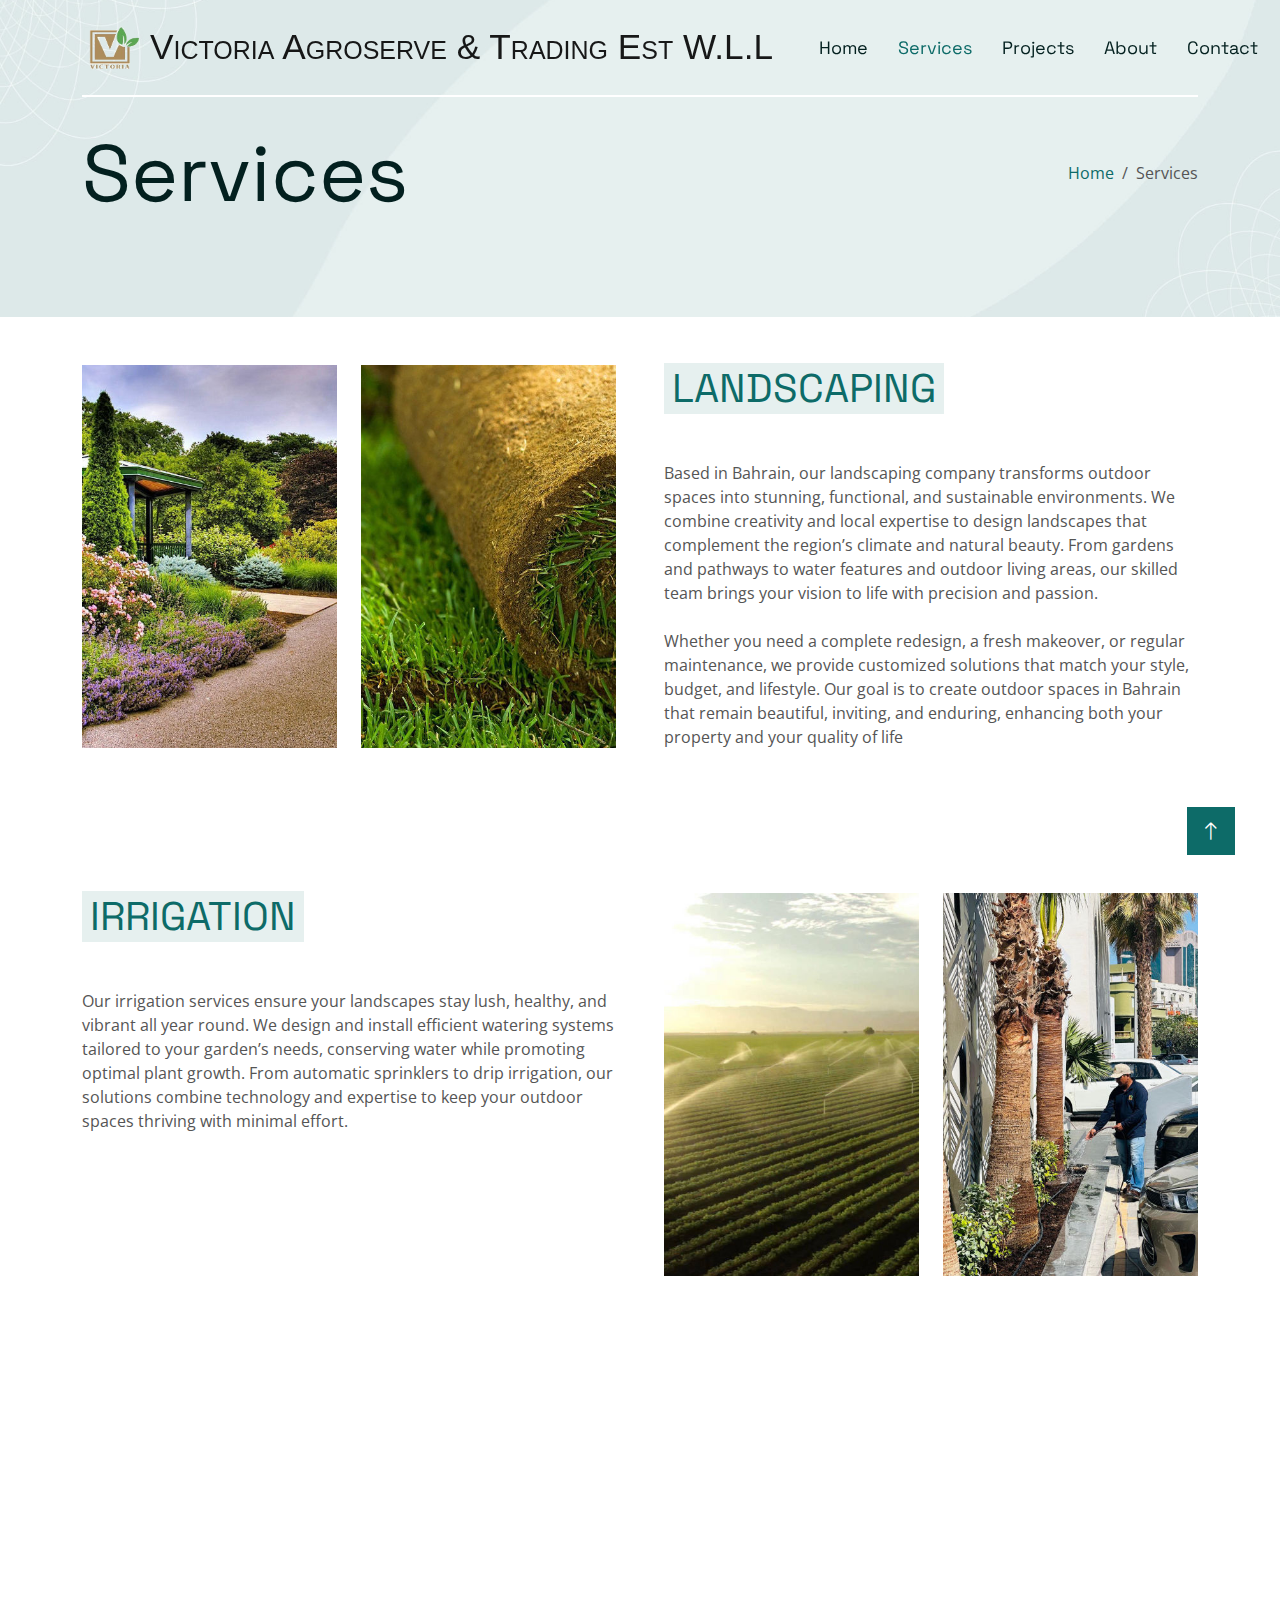
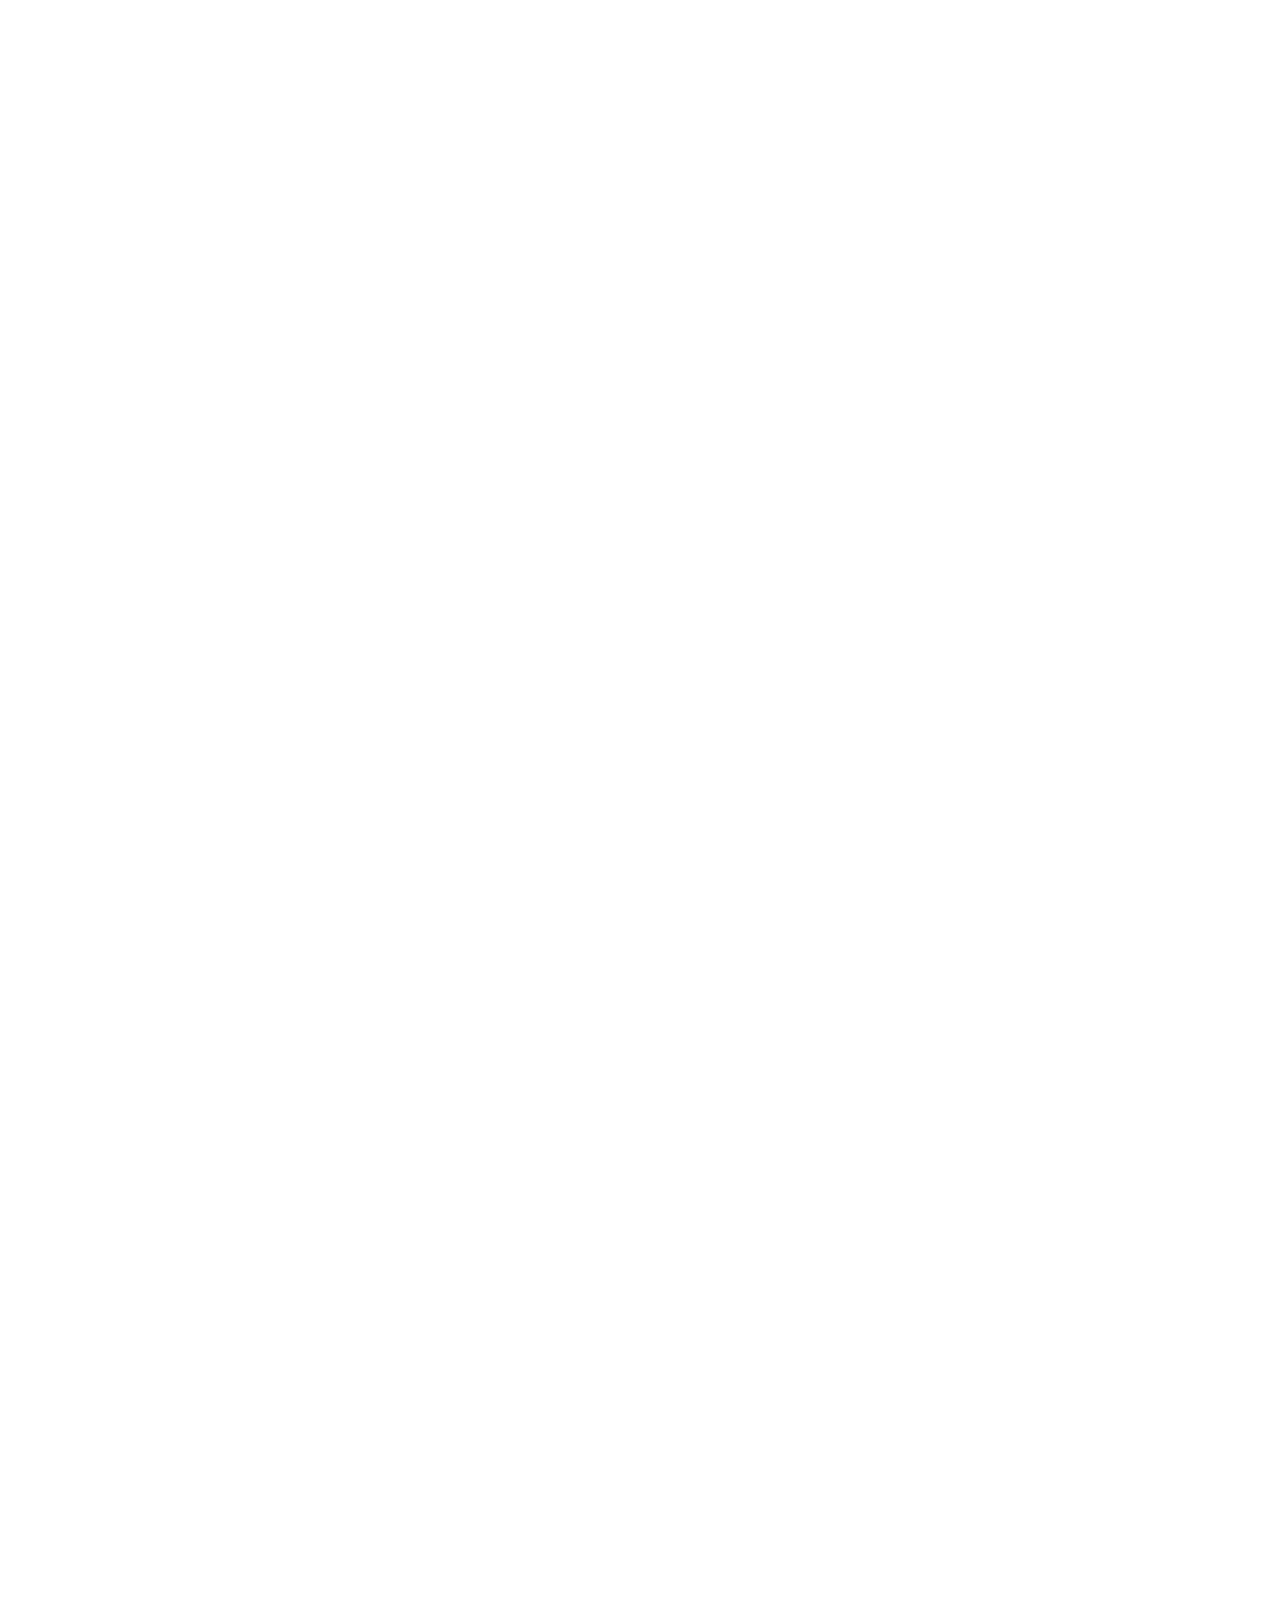
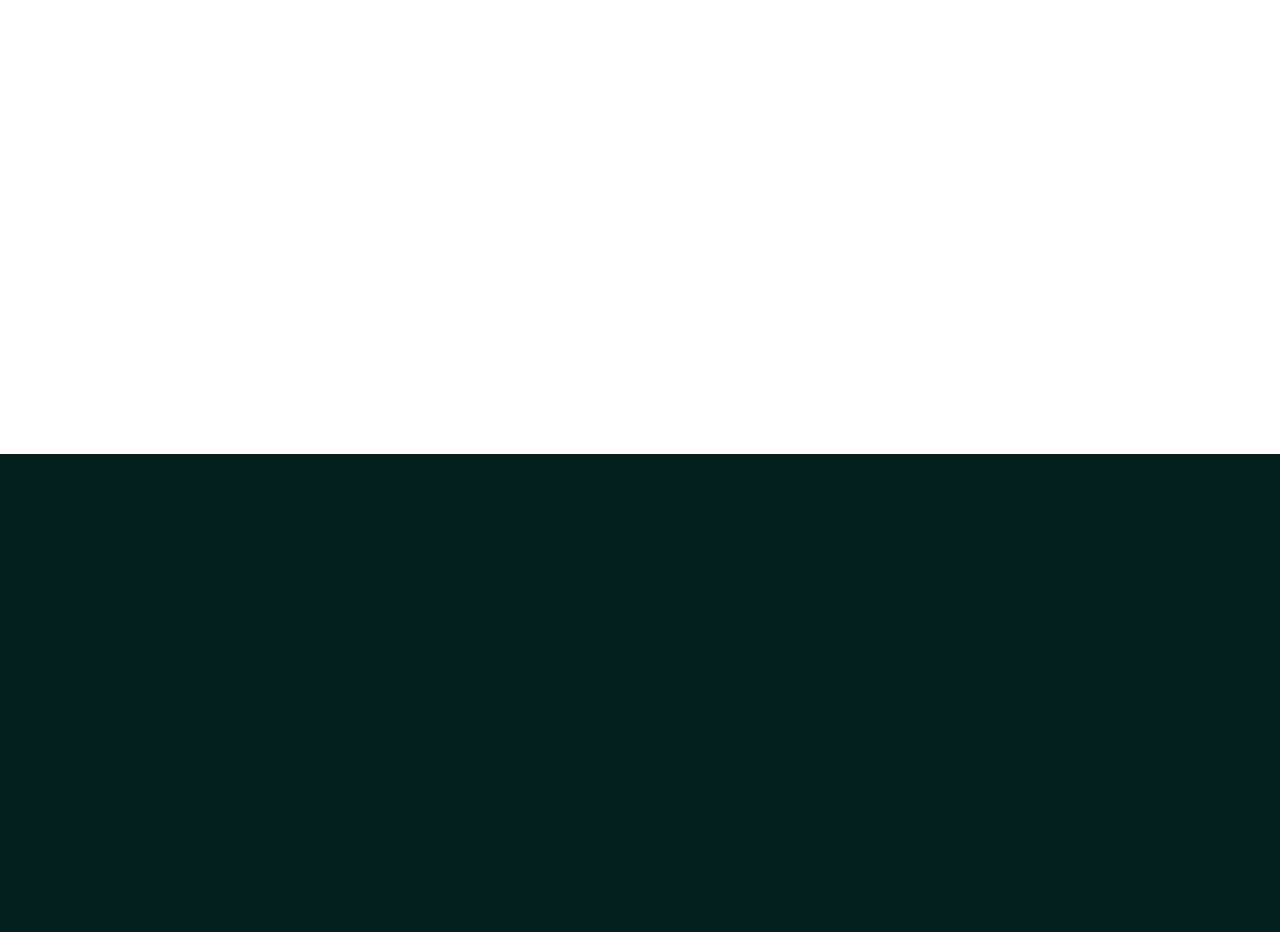
<file: service.html>
<!DOCTYPE html>
<html lang="en">

<head>
    <meta charset="utf-8">
    <title>VICTORIA AGROSERVE & TRADING</title>
    <meta content="width=device-width, initial-scale=1.0" name="viewport">
    <meta content="landscaping company in Bahrain" name="victoriabh">
    <meta content="landscaping company in Bahrain" name="Victoria Agroserve">

    <!-- Favicon -->
    <link href="img/logo_transparent.png" rel="icon">

    <!-- Google Web Fonts -->
    <link rel="preconnect" href="https://fonts.googleapis.com">
    <link rel="preconnect" href="https://fonts.gstatic.com" crossorigin>
    <link href="https://fonts.googleapis.com/css2?family=Open+Sans&family=Space+Grotesk&display=swap" rel="stylesheet">

    <!-- Icon Font Stylesheet -->
    <link href="https://cdnjs.cloudflare.com/ajax/libs/font-awesome/5.10.0/css/all.min.css" rel="stylesheet">
    <link href="https://cdn.jsdelivr.net/npm/bootstrap-icons@1.4.1/font/bootstrap-icons.css" rel="stylesheet">

    <!-- Libraries Stylesheet -->
    <link href="lib/animate/animate.min.css" rel="stylesheet">
    <link href="lib/owlcarousel/assets/owl.carousel.min.css" rel="stylesheet">

    <!-- Customized Bootstrap Stylesheet -->
    <link href="css/bootstrap.min.css" rel="stylesheet">

    <!-- Template Stylesheet -->
    <link href="css/style.css" rel="stylesheet">
</head>

<body>
    <!-- Spinner Start -->
    <div id="spinner"
        class="show bg-white position-fixed translate-middle w-100 vh-100 top-50 start-50 d-flex align-items-center justify-content-center">
        <div class="spinner-grow text-primary" style="width: 3rem; height: 3rem;" role="status">
            <span class="sr-only">Loading...</span>
        </div>
    </div>
    <!-- Spinner End -->


    <!-- Navbar Start -->
     <!-- Navbar Start -->
    <div class="container-fluid sticky-top" style=" display: flex;">
        <div class="container" >
            <nav class="navbar navbar-expand-lg navbar-light border-bottom border-2 border-white" style="display: flex;">
                
                <a href="index.html" class="navbar-brand d-flex align-items-center">
    <img src="img/logo_transparent.png" alt="Logo" style="width:60px; height:55px; margin-right:8px;">
    <span class="brand-text">Victoria Agroserve & Trading Est W.L.L</span>
</a>

                <button type="button" class="navbar-toggler ms-auto me-0" data-bs-toggle="collapse"
                    data-bs-target="#navbarCollapse">
                    <span class="navbar-toggler-icon"></span>
                </button>
                <div class="collapse navbar-collapse" id="navbarCollapse">
                    <div class="navbar-nav ms-auto">
                        <a href="index.html" class="nav-item nav-link ">Home</a>
                       
                        <a href="service.html" class="nav-item nav-link active">Services</a>
                        <a href="project.html" class="nav-item nav-link">Projects</a>
                        <!-- <div class="nav-item dropdown">
                            <a href="#!" class="nav-link dropdown-toggle" data-bs-toggle="dropdown">Pages</a>
                            <div class="dropdown-menu bg-light mt-2">
                                <a href="feature.html" class="dropdown-item">Features</a>
                                <a href="team.html" class="dropdown-item">Our Team</a>
                                <a href="testimonial.html" class="dropdown-item">Testimonial</a>
                                <a href="404.html" class="dropdown-item">404 Page</a>
                            </div>
                        </div> -->
                         <a href="about.html" class="nav-item nav-link">About</a>
                        <a href="contact.html" class="nav-item nav-link">Contact</a>
                    </div>
                </div>
            </nav>
        </div>
    </div>
    <!-- Navbar End -->
    <!-- Navbar End -->


    <!-- Hero Start -->
    <div class="container-fluid pb-5 bg-primary hero-header">
        <div class="container py-5">
            <div class="row g-3 align-items-center">
                <div class="col-lg-6 text-center text-lg-start">
                    <h1 class="display-1 mb-0 animated slideInLeft">Services</h1>
                </div>
                <div class="col-lg-6 animated slideInRight">
                    <nav aria-label="breadcrumb">
                        <ol class="breadcrumb justify-content-center justify-content-lg-end mb-0">
                            <li class="breadcrumb-item"><a class="text-primary" href="index.html">Home</a></li>
                            <li class="breadcrumb-item text-secondary active" aria-current="page">Services</li>
                        </ol>
                    </nav>
                </div>
            </div>
        </div>
    </div>
    <!-- Hero End -->


 <!-- About Start -->
    <div class="container-fluid py-5">
        <div class="container">
            <div class="row g-5">
                <div class="col-lg-6">
                    <div class="row">
                        <div class="col-6 wow fadeIn" data-wow-delay="0.1s">
                            <img class="img-fluid" src="img/l1.jpg" alt="">
                        </div>
                         <div class="col-6 wow fadeIn" data-wow-delay="0.1s">
                            <img class="img-fluid" src="img/l2.jpg" alt="">
                        </div>
                        <!-- <div class="col-6 wow fadeIn" data-wow-delay="0.3s">
                            <img class="img-fluid h-75" src="img/about-2.jpg" alt="">
                            <div class="h-25 d-flex align-items-center text-center bg-primary px-4">
                                <h4 class="text-white lh-base mb-0">Award Winning Studio Since 1990</h4>
                            </div>
                        </div> -->
                    </div>
                </div>
                <div class="col-lg-6 wow fadeIn" data-wow-delay="0.5s">
                   <h1 class="mb-5"><span class="text-uppercase text-primary bg-light px-2">landscaping</span> 
                        </h1>
                    <p class="mb-4"> Based in Bahrain, our landscaping company transforms outdoor spaces into stunning, functional, and sustainable environments. We combine creativity and local expertise to design landscapes that complement the region’s climate and natural beauty. From gardens and pathways to water features and outdoor living areas, our skilled team brings your vision to life with precision and passion.</p>
                    <p class="mb-5"> Whether you need a complete redesign, a fresh makeover, or regular maintenance, we provide customized solutions that match your style, budget, and lifestyle. Our goal is to create outdoor spaces in Bahrain that remain beautiful, inviting, and enduring, enhancing both your property and your quality of life </p>     
                    
                    
                    </div>  
                </div>
            </div>
        </div>
    </div>

 <!-- About Start -->
    <div class="container-fluid py-5">
        <div class="container">
            <div class="row g-5">
                  <div class="col-lg-6 wow fadeIn" data-wow-delay="0.5s">
                    <h1 class="mb-5"><span class="text-uppercase text-primary bg-light px-2">Irrigation</span> 
                        </h1>
                    <p class="mb-4">Our irrigation services ensure your landscapes stay lush, healthy, and vibrant all year round. We design and install efficient watering systems tailored to your garden’s needs, conserving water while promoting optimal plant growth. From automatic sprinklers to drip irrigation, our solutions combine technology and expertise to keep your outdoor spaces thriving with minimal effort.</p>
                    
                    
                    </div>  
                     <div class="col-lg-6">
                    <div class="row">
                        <div class="col-6 wow fadeIn" data-wow-delay="0.1s">
                            <img class="img-fluid" src="img/i1.jpg" alt="">
                        </div>
                         <div class="col-6 wow fadeIn" data-wow-delay="0.1s">
                            <img class="img-fluid" src="img/i2.jpg" alt="">
                        </div>
                        <!-- <div class="col-6 wow fadeIn" data-wow-delay="0.3s">
                            <img class="img-fluid h-75" src="img/about-2.jpg" alt="">
                            <div class="h-25 d-flex align-items-center text-center bg-primary px-4">
                                <h4 class="text-white lh-base mb-0">Award Winning Studio Since 1990</h4>
                            </div>
                        </div> -->
                    </div>
                </div>
                </div>
            </div>
        </div>
    </div>

 <!-- About Start -->
    <div class="container-fluid py-5">
        <div class="container">
            <div class="row g-5">
                <div class="col-lg-6">
                    <div class="row">
                        <div class="col-6 wow fadeIn" data-wow-delay="0.1s">
                            <img class="img-fluid" src="img/m1.jpg" alt="">
                        </div>
                         <div class="col-6 wow fadeIn" data-wow-delay="0.1s">
                            <img class="img-fluid" src="img/m2.jpg" alt="">
                        </div>
                        <!-- <div class="col-6 wow fadeIn" data-wow-delay="0.3s">
                            <img class="img-fluid h-75" src="img/about-2.jpg" alt="">
                            <div class="h-25 d-flex align-items-center text-center bg-primary px-4">
                                <h4 class="text-white lh-base mb-0">Award Winning Studio Since 1990</h4>
                            </div>
                        </div> -->
                    </div>
                </div>
                <div class="col-lg-6 wow fadeIn" data-wow-delay="0.5s">
                    <h1 class="mb-5"><span class="text-uppercase text-primary bg-light px-2">Maintenance and services</span> 
                        </h1>
                    <p class="mb-4"> we offer comprehensive landscaping maintenance and services to keep your outdoor spaces beautiful, healthy, and well-maintained year-round. Our team handles everything from lawn care and pruning to irrigation checks and seasonal upkeep, ensuring your garden or landscape remains vibrant and inviting. With our professional approach, we provide reliable, high-quality services tailored to the unique needs of properties in Bahrain.</p>
                   
                    </div>  
                </div>
            </div>
        </div>
    </div>

 <!-- About Start -->
    <div class="container-fluid py-5">
        <div class="container">
            <div class="row g-5">
                  <div class="col-lg-6 wow fadeIn" data-wow-delay="0.5s">
                    <h1 class="mb-5"><span class="text-uppercase text-primary bg-light px-2">Outdoor plants production</span> 
                        </h1>we specialize in the production of high-quality outdoor plants suited to the region’s climate and landscape needs. From native shrubs and ornamental plants to flowering varieties, our nursery ensures healthy, vibrant plants that thrive in Bahrain’s environment. Our expert team carefully cultivates each plant to support sustainable landscaping and create beautiful, long-lasting outdoor spaces.</p>   
                    
                    </div>  
                     <div class="col-lg-6">
                    <div class="row">
                        <div class="col-6 wow fadeIn" data-wow-delay="0.1s">
                            <img class="img-fluid" src="img/o1.jpg" alt="">
                        </div>
                         <div class="col-6 wow fadeIn" data-wow-delay="0.1s">
                            <img class="img-fluid" src="img/o2.jpg" alt="">
                        </div>
                        <!-- <div class="col-6 wow fadeIn" data-wow-delay="0.3s">
                            <img class="img-fluid h-75" src="img/about-2.jpg" alt="">
                            <div class="h-25 d-flex align-items-center text-center bg-primary px-4">
                                <h4 class="text-white lh-base mb-0">Award Winning Studio Since 1990</h4>
                            </div>
                        </div> -->
                    </div>
                </div>
                </div>
            </div>
        </div>
    </div>

 <!-- About Start -->
    <div class="container-fluid py-5">
        <div class="container">
            <div class="row g-5">
                <div class="col-lg-6">
                    <div class="row">
                        <div class="col-6 wow fadeIn" data-wow-delay="0.1s">
                            <img class="img-fluid" src="img/s1 (2).jpg" alt="">
                        </div>
                         <div class="col-6 wow fadeIn" data-wow-delay="0.1s">
                            <img class="img-fluid" src="img/s2 (2).jpg" alt="">
                        </div>
                        <!-- <div class="col-6 wow fadeIn" data-wow-delay="0.3s">
                            <img class="img-fluid h-75" src="img/about-2.jpg" alt="">
                            <div class="h-25 d-flex align-items-center text-center bg-primary px-4">
                                <h4 class="text-white lh-base mb-0">Award Winning Studio Since 1990</h4>
                            </div>
                        </div> -->
                    </div>
                </div>
                <div class="col-lg-6 wow fadeIn" data-wow-delay="0.5s">
                   <h1 class="mb-5"><span class="text-uppercase text-primary bg-light px-2">Indoor and outdoor plants sales</span> 
                        </h1>
                    <p class="mb-4"> Based in Bahrain, we offer a wide range of indoor and outdoor plants, carefully selected to thrive in the local climate. From decorative indoor greenery to vibrant outdoor plants, our selection combines quality, variety, and sustainability. Our team helps you choose the perfect plants to enhance your home, office, or garden, creating lush and inviting spaces across Bahrain.</p>
                   
                    
                    </div>  
                </div>
            </div>
        </div>
    </div>


    <!-- Service Start -->
    <div class="container-fluid py-5">
        <div class="container py-5">
            <div class="row g-5 align-items-center">
                <div class="col-lg-5 wow fadeIn" data-wow-delay="0.1s">
                    <h1 class="mb-5">Our Creative <span
                            class="text-uppercase text-primary bg-light px-2">Services</span></h1>
                    <p>Our creative services bring innovation and artistry to every project. From unique garden designs to custom outdoor features, we blend nature with creativity to craft landscapes that are beautiful, functional, and truly one of a kind.</p>
                    
                    <div class="d-flex align-items-center bg-light">
                        <div class="btn-square flex-shrink-0 bg-primary" style="width: 100px; height: 100px;">
                            <i class="fa fa-phone fa-2x text-white"></i>
                        </div>
                        <div class="px-3">
                            <h3> +973 13 11 35 59</h3>
                            <span>Call us direct for get a free consultation</span>
                        </div>
                    </div>
                </div>
                <div class="col-lg-7">
                    <div class="row g-0">
                        <div class="col-md-6 wow fadeIn" data-wow-delay="0.2s">
                            <div class="service-item h-100 d-flex flex-column justify-content-center bg-primary">
                                <a href="#!" class="service-img position-relative mb-4">
                                    <img class="img-fluid w-100" src="img/s1.jpg" alt="">
                                    <h3>Landscaping</h3>
                                </a>
                                <p class="mb-0">We create beautiful, functional, and sustainable outdoor spaces that transform gardens and landscapes into inviting, vibrant environments.</p>
                            </div>
                        </div>
                        <div class="col-md-6 wow fadeIn" data-wow-delay="0.4s">
                            <div class="service-item h-100 d-flex flex-column justify-content-center bg-light">
                                <a href="#!" class="service-img position-relative mb-4">
                                    <img class="img-fluid w-100" src="img/s2.jpg" alt="">
                                    <h3>Irrigation</h3>
                                </a>
                                <p class="mb-0">We provide efficient irrigation solutions that keep your landscapes lush and healthy while conserving water and supporting sustainable growth.</p>
                            </div>
                        </div>
                        <div class="col-md-6 wow fadeIn" data-wow-delay="0.6s">
                            <div class="service-item h-100 d-flex flex-column justify-content-center bg-light">
                                <a href="#!" class="service-img position-relative mb-4">
                                    <img class="img-fluid w-100" src="img/s3.jpg" alt="">
                                    <h3>Maintenance </h3>
                                </a>
                                <p class="mb-0">We offer comprehensive landscaping maintenance to keep your outdoor spaces healthy, vibrant, and beautifully maintained all year round.</p>
                            </div>
                        </div>
                        <div class="col-md-6 wow fadeIn" data-wow-delay="0.8s">
                            <div class="service-item h-100 d-flex flex-column justify-content-center bg-primary">
                                <a href="#!" class="service-img position-relative mb-4">
                                    <img class="img-fluid w-100" src="img/s4.jpg" alt="">
                                    <h3>Sales</h3>
                                </a>
                                <p class="mb-0">We offer a wide selection of indoor and outdoor plants, carefully chosen to thrive and enhance homes, offices, and gardens.</p>
                            </div>
                        </div>
                    </div>
                </div>
            </div>
        </div>
    </div>
    <!-- Service End -->


    


    

    <!-- Footer Start -->
    <div class="container-fluid bg-dark text-white-50 footer pt-5">
        <div class="container py-5">
            <div class="row g-5">
                <div class="col-md-6 col-lg-3 wow fadeIn" data-wow-delay="0.1s">
                    <a href="index.html" class="d-inline-block mb-3">
                        <h1 class="text-white" style="font-size: 30px;">Victoria Agroserve & Trading Est W.L.L</h1>
                    </a>
                    <p class="mb-0">Whenever you need our landscaping services, feel free to contact us — we’re always ready to help.</p>
                </div>
                <div class="col-md-6 col-lg-3 wow fadeIn" data-wow-delay="0.3s">
                    <h5 class="text-white mb-4">Get In Touch</h5>
                    <p><i class="fa fa-map-marker-alt me-3"></i> CR. 54492-01, Building No.180, Road 3703, Block.337, Um Al Hassam</p>
                    <p><i class="fa fa-phone-alt me-3"></i>+973 13 11 35 59</p>
                    <p><i class="fa fa-envelope me-3"></i>info@victoriabh.com</p>
                    <div class="d-flex pt-2">
                        <a class="btn btn-outline-primary btn-square border-2 me-2" href="#!"><i
                                class="fab fa-twitter"></i></a>
                        <a class="btn btn-outline-primary btn-square border-2 me-2" href="#!"><i
                                class="fab fa-facebook-f"></i></a>
                        <a class="btn btn-outline-primary btn-square border-2 me-2" href="#!"><i
                                class="fab fa-youtube"></i></a>
                        <a class="btn btn-outline-primary btn-square border-2 me-2" href="https://www.instagram.com/victoria_agroserve/?hl=en"><i
                                class="fab fa-instagram"></i></a>
                        <a class="btn btn-outline-primary btn-square border-2 me-2" href="#!"><i
                                class="fab fa-linkedin-in"></i></a>
                    </div>
                </div>
                <div class="col-md-6 col-lg-3 wow fadeIn" data-wow-delay="0.5s">
                    <h5 class="text-white mb-4">Popular Link</h5>
                    <a class="btn btn-link" href="about.html">About Us</a>
                    <a class="btn btn-link" href="contact.html">Contact Us</a>
                    <!-- <a class="btn btn-link" href="#!">Privacy Policy</a>
                    <a class="btn btn-link" href="#!">Terms & Condition</a>
                    <a class="btn btn-link" href="#!">Career</a> -->
                </div>
                <div class="col-md-6 col-lg-3 wow fadeIn" data-wow-delay="0.7s">
                    <h5 class="text-white mb-4">Our Services</h5>
                    <a class="btn btn-link" href="service.html">landscaping</a>
                    <a class="btn btn-link" href="service.html">Maintenance  </a>
                    <a class="btn btn-link" href="service.html">Services</a>
                    <a class="btn btn-link" href="service.html">Outdoor plants production</a>
                    <a class="btn btn-link" href="service.html">Indoor and outdoor plants sales</a>
                </div>
            </div>
        </div>
        <div class="container wow fadeIn" data-wow-delay="0.1s">
            <div class="copyright">
                <div class="row">
                    <div class="col-md-6 text-center text-md-start mb-3 mb-md-0">
                        &copy; <a class="border-bottom" href="index.html">www.victoriabh.com</a>, All Right Reserved.

                        <!--/*** This template is free as long as you keep the below author’s credit link/attribution link/backlink. ***/-->
                        <!--/*** If you'd like to use the template without the below author’s credit link/attribution link/backlink, ***/-->
                        <!--/*** you can purchase the Credit Removal License from "https://htmlcodex.com/credit-removal". ***/-->
                        <!-- Designed By <a class="border-bottom" href="https://htmlcodex.com">HTML Codex</a>. Distributed by
                        <a class="border-bottom" href="" target="_blank">ThemeWagon</a> -->
                    </div>
                    <div class="col-md-6 text-center text-md-end">
                        <div class="footer-menu">
                            <a href="index.html">Home</a>
                            <a href="project.html">Projects</a>
                            <a href="contact.html">Help</a>
    
                            
                        </div>
                    </div>
                </div>
            </div>
        </div>
    </div>
    <!-- Footer End -->



    <!-- Back to Top -->
    <a href="#!" class="btn btn-lg btn-primary btn-lg-square back-to-top"><i class="bi bi-arrow-up"></i></a>


    <!-- JavaScript Libraries -->
    <script src="https://ajax.googleapis.com/ajax/libs/jquery/3.6.1/jquery.min.js"></script>
    <script src="https://cdn.jsdelivr.net/npm/bootstrap@5.0.0/dist/js/bootstrap.bundle.min.js"></script>
    <script src="lib/wow/wow.min.js"></script>
    <script src="lib/easing/easing.min.js"></script>
    <script src="lib/waypoints/waypoints.min.js"></script>
    <script src="lib/owlcarousel/owl.carousel.min.js"></script>

    <!-- Template Javascript -->
    <script src="js/main.js"></script>
</body>

</html>
</file>
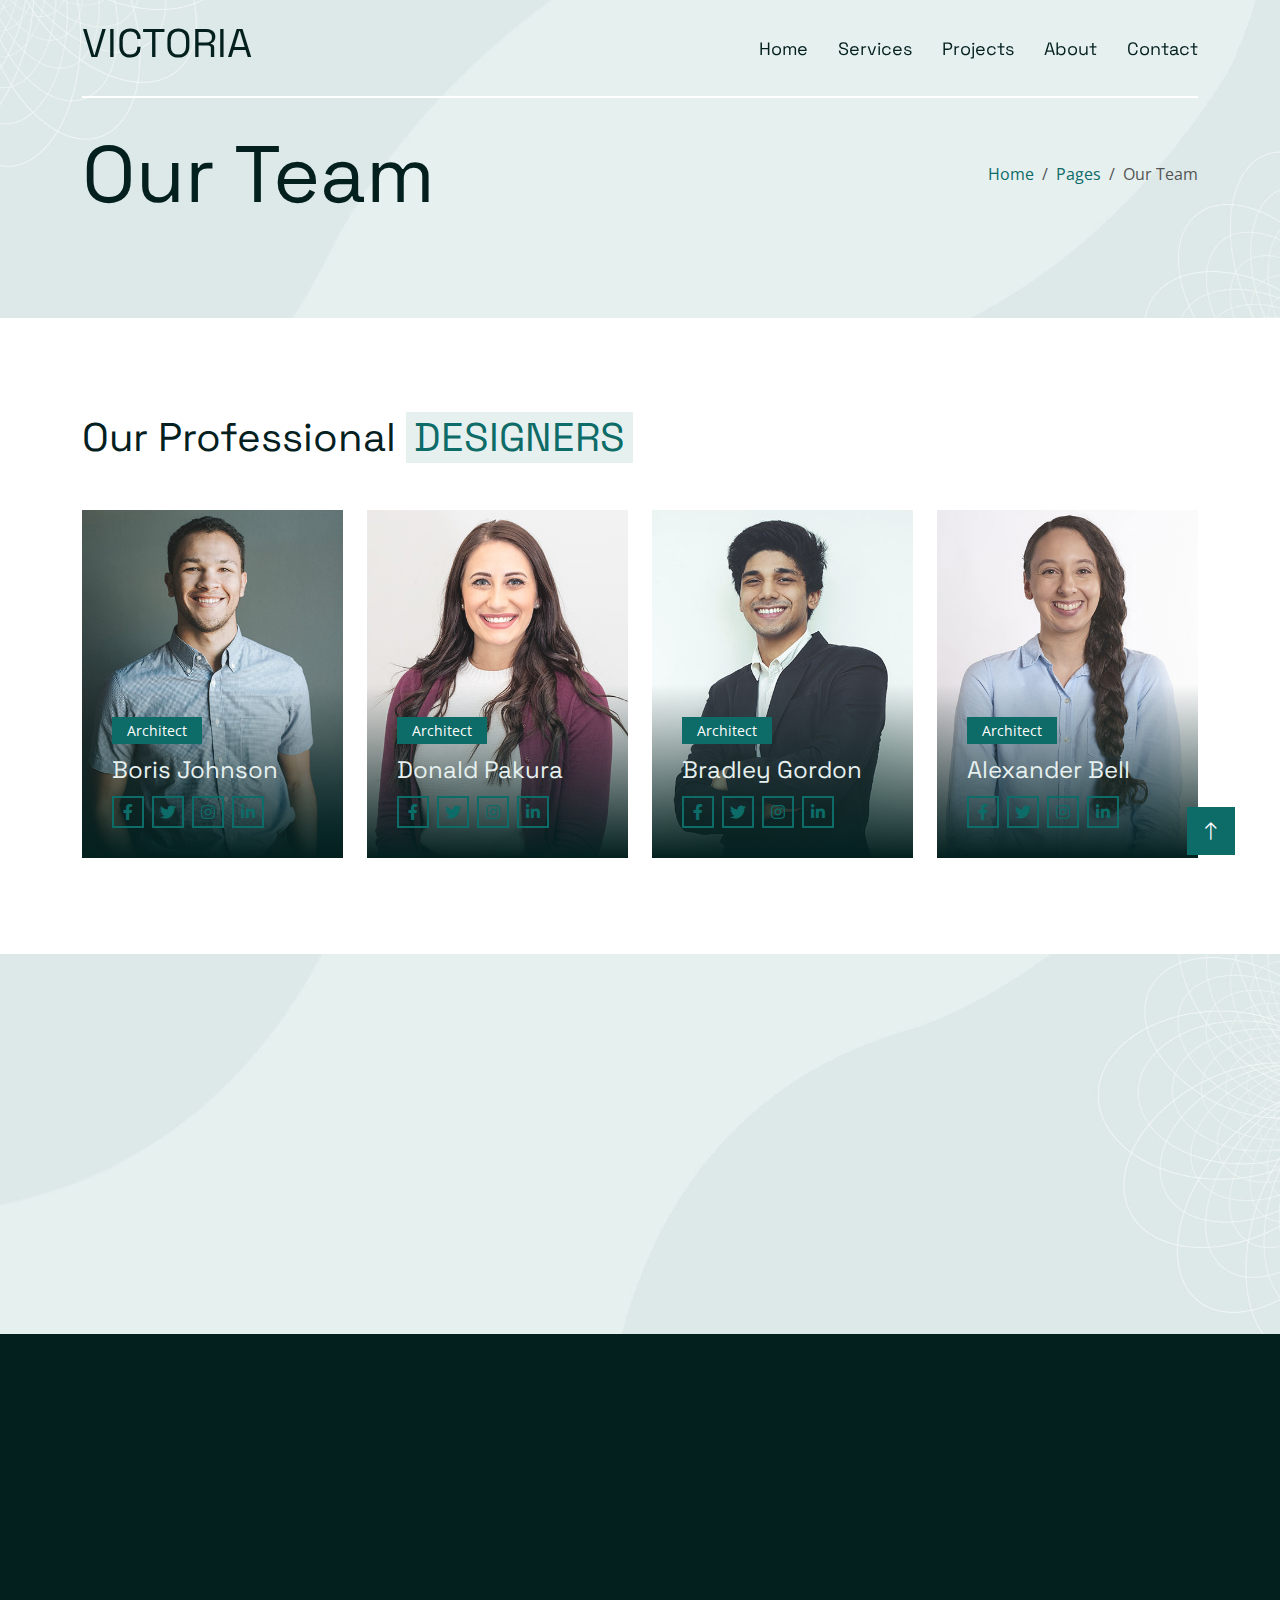
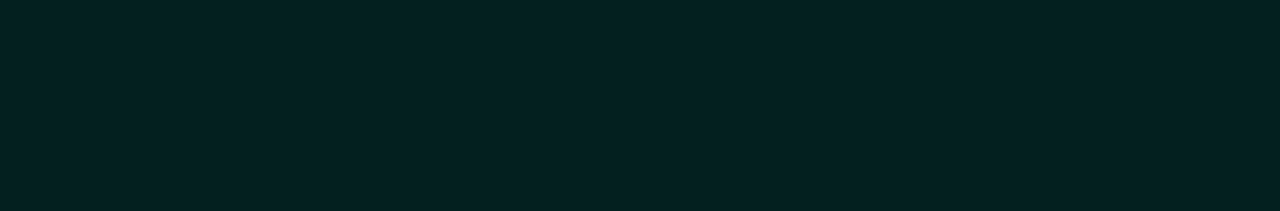
<file: team.html>
<!DOCTYPE html>
<html lang="en">

<head>
    <meta charset="utf-8">
    <title>iSTUDIO - Interior Design Website Template Free</title>
    <meta content="width=device-width, initial-scale=1.0" name="viewport">
    <meta content="" name="keywords">
    <meta content="" name="description">

    <!-- Favicon -->
    <link href="img/favicon.ico" rel="icon">

    <!-- Google Web Fonts -->
    <link rel="preconnect" href="https://fonts.googleapis.com">
    <link rel="preconnect" href="https://fonts.gstatic.com" crossorigin>
    <link href="https://fonts.googleapis.com/css2?family=Open+Sans&family=Space+Grotesk&display=swap" rel="stylesheet">

    <!-- Icon Font Stylesheet -->
    <link href="https://cdnjs.cloudflare.com/ajax/libs/font-awesome/5.10.0/css/all.min.css" rel="stylesheet">
    <link href="https://cdn.jsdelivr.net/npm/bootstrap-icons@1.4.1/font/bootstrap-icons.css" rel="stylesheet">

    <!-- Libraries Stylesheet -->
    <link href="lib/animate/animate.min.css" rel="stylesheet">
    <link href="lib/owlcarousel/assets/owl.carousel.min.css" rel="stylesheet">

    <!-- Customized Bootstrap Stylesheet -->
    <link href="css/bootstrap.min.css" rel="stylesheet">

    <!-- Template Stylesheet -->
    <link href="css/style.css" rel="stylesheet">
</head>

<body>
    <!-- Spinner Start -->
    <div id="spinner"
        class="show bg-white position-fixed translate-middle w-100 vh-100 top-50 start-50 d-flex align-items-center justify-content-center">
        <div class="spinner-grow text-primary" style="width: 3rem; height: 3rem;" role="status">
            <span class="sr-only">Loading...</span>
        </div>
    </div>
    <!-- Spinner End -->


    <!-- Navbar Start -->
    <div class="container-fluid sticky-top">
        <div class="container">
            <nav class="navbar navbar-expand-lg navbar-light border-bottom border-2 border-white">
                <a href="index.html" class="navbar-brand">
                    <h1>VICTORIA</h1>
                </a>
                <button type="button" class="navbar-toggler ms-auto me-0" data-bs-toggle="collapse"
                    data-bs-target="#navbarCollapse">
                    <span class="navbar-toggler-icon"></span>
                </button>
                <div class="collapse navbar-collapse" id="navbarCollapse">
                    <div class="navbar-nav ms-auto">
                        <a href="index.html" class="nav-item nav-link">Home</a>
                        
                        <a href="service.html" class="nav-item nav-link">Services</a>
                        <a href="project.html" class="nav-item nav-link">Projects</a>
                        <!-- <div class="nav-item dropdown">
                            <a href="#!" class="nav-link dropdown-toggle active" data-bs-toggle="dropdown">Pages</a>
                            <div class="dropdown-menu bg-light mt-2">
                                <a href="feature.html" class="dropdown-item">Features</a>
                                <a href="team.html" class="dropdown-item active">Our Team</a>
                                <a href="testimonial.html" class="dropdown-item">Testimonial</a>
                                <a href="404.html" class="dropdown-item">404 Page</a>
                            </div>
                        </div> -->
                        <a href="about.html" class="nav-item nav-link">About</a>
                        <a href="contact.html" class="nav-item nav-link">Contact</a>
                    </div>
                </div>
            </nav>
        </div>
    </div>
    <!-- Navbar End -->


    <!-- Hero Start -->
    <div class="container-fluid pb-5 bg-primary hero-header">
        <div class="container py-5">
            <div class="row g-3 align-items-center">
                <div class="col-lg-6 text-center text-lg-start">
                    <h1 class="display-1 mb-0 animated slideInLeft">Our Team</h1>
                </div>
                <div class="col-lg-6 animated slideInRight">
                    <nav aria-label="breadcrumb">
                        <ol class="breadcrumb justify-content-center justify-content-lg-end mb-0">
                            <li class="breadcrumb-item"><a class="text-primary" href="#!">Home</a></li>
                            <li class="breadcrumb-item"><a class="text-primary" href="#!">Pages</a></li>
                            <li class="breadcrumb-item text-secondary active" aria-current="page">Our Team</li>
                        </ol>
                    </nav>
                </div>
            </div>
        </div>
    </div>
    <!-- Hero End -->


    <!-- Team Start -->
    <div class="container-fluid py-5">
        <div class="container py-5">
            <h1 class="mb-5">Our Professional <span class="text-uppercase text-primary bg-light px-2">Designers</span>
            </h1>
            <div class="row g-4">
                <div class="col-md-6 col-lg-3 wow fadeIn" data-wow-delay="0.1s">
                    <div class="team-item position-relative overflow-hidden">
                        <img class="img-fluid w-100" src="img/team-1.jpg" alt="">
                        <div class="team-overlay">
                            <small class="mb-2">Architect</small>
                            <h4 class="lh-base text-light">Boris Johnson</h4>
                            <div class="d-flex justify-content-center">
                                <a class="btn btn-outline-primary btn-sm-square border-2 me-2" href="#!">
                                    <i class="fab fa-facebook-f"></i>
                                </a>
                                <a class="btn btn-outline-primary btn-sm-square border-2 me-2" href="#!">
                                    <i class="fab fa-twitter"></i>
                                </a>
                                <a class="btn btn-outline-primary btn-sm-square border-2 me-2" href="#!">
                                    <i class="fab fa-instagram"></i>
                                </a>
                                <a class="btn btn-outline-primary btn-sm-square border-2 me-2" href="#!">
                                    <i class="fab fa-linkedin-in"></i>
                                </a>
                            </div>
                        </div>
                    </div>
                </div>
                <div class="col-md-6 col-lg-3 wow fadeIn" data-wow-delay="0.3s">
                    <div class="team-item position-relative overflow-hidden">
                        <img class="img-fluid w-100" src="img/team-2.jpg" alt="">
                        <div class="team-overlay">
                            <small class="mb-2">Architect</small>
                            <h4 class="lh-base text-light">Donald Pakura</h4>
                            <div class="d-flex justify-content-center">
                                <a class="btn btn-outline-primary btn-sm-square border-2 me-2" href="#!">
                                    <i class="fab fa-facebook-f"></i>
                                </a>
                                <a class="btn btn-outline-primary btn-sm-square border-2 me-2" href="#!">
                                    <i class="fab fa-twitter"></i>
                                </a>
                                <a class="btn btn-outline-primary btn-sm-square border-2 me-2" href="#!">
                                    <i class="fab fa-instagram"></i>
                                </a>
                                <a class="btn btn-outline-primary btn-sm-square border-2 me-2" href="#!">
                                    <i class="fab fa-linkedin-in"></i>
                                </a>
                            </div>
                        </div>
                    </div>
                </div>
                <div class="col-md-6 col-lg-3 wow fadeIn" data-wow-delay="0.5s">
                    <div class="team-item position-relative overflow-hidden">
                        <img class="img-fluid w-100" src="img/team-3.jpg" alt="">
                        <div class="team-overlay">
                            <small class="mb-2">Architect</small>
                            <h4 class="lh-base text-light">Bradley Gordon</h4>
                            <div class="d-flex justify-content-center">
                                <a class="btn btn-outline-primary btn-sm-square border-2 me-2" href="#!">
                                    <i class="fab fa-facebook-f"></i>
                                </a>
                                <a class="btn btn-outline-primary btn-sm-square border-2 me-2" href="#!">
                                    <i class="fab fa-twitter"></i>
                                </a>
                                <a class="btn btn-outline-primary btn-sm-square border-2 me-2" href="#!">
                                    <i class="fab fa-instagram"></i>
                                </a>
                                <a class="btn btn-outline-primary btn-sm-square border-2 me-2" href="#!">
                                    <i class="fab fa-linkedin-in"></i>
                                </a>
                            </div>
                        </div>
                    </div>
                </div>
                <div class="col-md-6 col-lg-3 wow fadeIn" data-wow-delay="0.7s">
                    <div class="team-item position-relative overflow-hidden">
                        <img class="img-fluid w-100" src="img/team-4.jpg" alt="">
                        <div class="team-overlay">
                            <small class="mb-2">Architect</small>
                            <h4 class="lh-base text-light">Alexander Bell</h4>
                            <div class="d-flex justify-content-center">
                                <a class="btn btn-outline-primary btn-sm-square border-2 me-2" href="#!">
                                    <i class="fab fa-facebook-f"></i>
                                </a>
                                <a class="btn btn-outline-primary btn-sm-square border-2 me-2" href="#!">
                                    <i class="fab fa-twitter"></i>
                                </a>
                                <a class="btn btn-outline-primary btn-sm-square border-2 me-2" href="#!">
                                    <i class="fab fa-instagram"></i>
                                </a>
                                <a class="btn btn-outline-primary btn-sm-square border-2 me-2" href="#!">
                                    <i class="fab fa-linkedin-in"></i>
                                </a>
                            </div>
                        </div>
                    </div>
                </div>
            </div>
        </div>
    </div>
    <!-- Team End -->


    <!-- Newsletter Start -->
    <div class="container-fluid bg-primary newsletter p-0">
        <div class="container p-0">
            <div class="row g-0 align-items-center">
                <div class="col-md-5 ps-lg-0 text-start wow fadeIn" data-wow-delay="0.2s">
                    <img class="img-fluid w-100" src="img/newsletter.jpg" alt="">
                </div>
                <div class="col-md-7 py-5 newsletter-text wow fadeIn" data-wow-delay="0.5s">
                    <div class="p-5">
                        <h1 class="mb-5">Subscribe the <span
                                class="text-uppercase text-primary bg-white px-2">Newsletter</span></h1>
                        <div class="position-relative w-100 mb-2">
                            <input class="form-control border-0 w-100 ps-4 pe-5" type="text"
                                placeholder="Enter Your Email" style="height: 60px;">
                            <button type="button" class="btn shadow-none position-absolute top-0 end-0 mt-2 me-2"><i
                                    class="fa fa-paper-plane text-primary fs-4"></i></button>
                        </div>
                        <p class="mb-0">Diam sed sed dolor stet amet eirmod</p>
                    </div>
                </div>
            </div>
        </div>
    </div>
    <!-- Newsletter End -->


    <!-- Footer Start -->
    <div class="container-fluid bg-dark text-white-50 footer pt-5">
        <div class="container py-5">
            <div class="row g-5">
                <div class="col-md-6 col-lg-3 wow fadeIn" data-wow-delay="0.1s">
                    <a href="index.html" class="d-inline-block mb-3">
                        <h1 class="text-white">iSTUDIO</h1>
                    </a>
                    <p class="mb-0">Tempor erat elitr rebum at clita. Diam dolor diam ipsum et tempor sit. Aliqu diam
                        amet diam et eos labore. Clita erat ipsum et lorem et sit, sed stet no labore lorem sit. Sanctus
                        clita duo justo et tempor</p>
                </div>
                <div class="col-md-6 col-lg-3 wow fadeIn" data-wow-delay="0.3s">
                    <h5 class="text-white mb-4">Get In Touch</h5>
                    <p><i class="fa fa-map-marker-alt me-3"></i>123 Street, New York, USA</p>
                    <p><i class="fa fa-phone-alt me-3"></i>+012 345 67890</p>
                    <p><i class="fa fa-envelope me-3"></i>info@example.com</p>
                    <div class="d-flex pt-2">
                        <a class="btn btn-outline-primary btn-square border-2 me-2" href="#!"><i
                                class="fab fa-twitter"></i></a>
                        <a class="btn btn-outline-primary btn-square border-2 me-2" href="#!"><i
                                class="fab fa-facebook-f"></i></a>
                        <a class="btn btn-outline-primary btn-square border-2 me-2" href="#!"><i
                                class="fab fa-youtube"></i></a>
                        <a class="btn btn-outline-primary btn-square border-2 me-2" href="#!"><i
                                class="fab fa-instagram"></i></a>
                        <a class="btn btn-outline-primary btn-square border-2 me-2" href="#!"><i
                                class="fab fa-linkedin-in"></i></a>
                    </div>
                </div>
                <div class="col-md-6 col-lg-3 wow fadeIn" data-wow-delay="0.5s">
                    <h5 class="text-white mb-4">Popular Link</h5>
                    <a class="btn btn-link" href="#!">About Us</a>
                    <a class="btn btn-link" href="#!">Contact Us</a>
                    <a class="btn btn-link" href="#!">Privacy Policy</a>
                    <a class="btn btn-link" href="#!">Terms & Condition</a>
                    <a class="btn btn-link" href="#!">Career</a>
                </div>
                <div class="col-md-6 col-lg-3 wow fadeIn" data-wow-delay="0.7s">
                    <h5 class="text-white mb-4">Our Services</h5>
                    <a class="btn btn-link" href="#!">Interior Design</a>
                    <a class="btn btn-link" href="#!">Project Planning</a>
                    <a class="btn btn-link" href="#!">Renovation</a>
                    <a class="btn btn-link" href="#!">Implement</a>
                    <a class="btn btn-link" href="#!">Landscape Design</a>
                </div>
            </div>
        </div>
        <div class="container wow fadeIn" data-wow-delay="0.1s">
            <div class="copyright">
                <div class="row">
                    <div class="col-md-6 text-center text-md-start mb-3 mb-md-0">
                        &copy; <a class="border-bottom" href="#!">Your Site Name</a>, All Right Reserved.

                        <!--/*** This template is free as long as you keep the below author’s credit link/attribution link/backlink. ***/-->
                        <!--/*** If you'd like to use the template without the below author’s credit link/attribution link/backlink, ***/-->
                        <!--/*** you can purchase the Credit Removal License from "https://htmlcodex.com/credit-removal". ***/-->
                        Designed By <a class="border-bottom" href="https://htmlcodex.com">HTML Codex</a>. Distributed by
                        <a class="border-bottom" href="https://themewagon.com" target="_blank">ThemeWagon</a>
                    </div>
                    <div class="col-md-6 text-center text-md-end">
                        <div class="footer-menu">
                            <a href="#!">Home</a>
                            <a href="#!">Cookies</a>
                            <a href="#!">Help</a>
                            <a href="#!">FAQs</a>
                        </div>
                    </div>
                </div>
            </div>
        </div>
    </div>
    <!-- Footer End -->


    <!-- Back to Top -->
    <a href="#!" class="btn btn-lg btn-primary btn-lg-square back-to-top"><i class="bi bi-arrow-up"></i></a>


    <!-- JavaScript Libraries -->
    <script src="https://ajax.googleapis.com/ajax/libs/jquery/3.6.1/jquery.min.js"></script>
    <script src="https://cdn.jsdelivr.net/npm/bootstrap@5.0.0/dist/js/bootstrap.bundle.min.js"></script>
    <script src="lib/wow/wow.min.js"></script>
    <script src="lib/easing/easing.min.js"></script>
    <script src="lib/waypoints/waypoints.min.js"></script>
    <script src="lib/owlcarousel/owl.carousel.min.js"></script>

    <!-- Template Javascript -->
    <script src="js/main.js"></script>
</body>

</html>
</file>
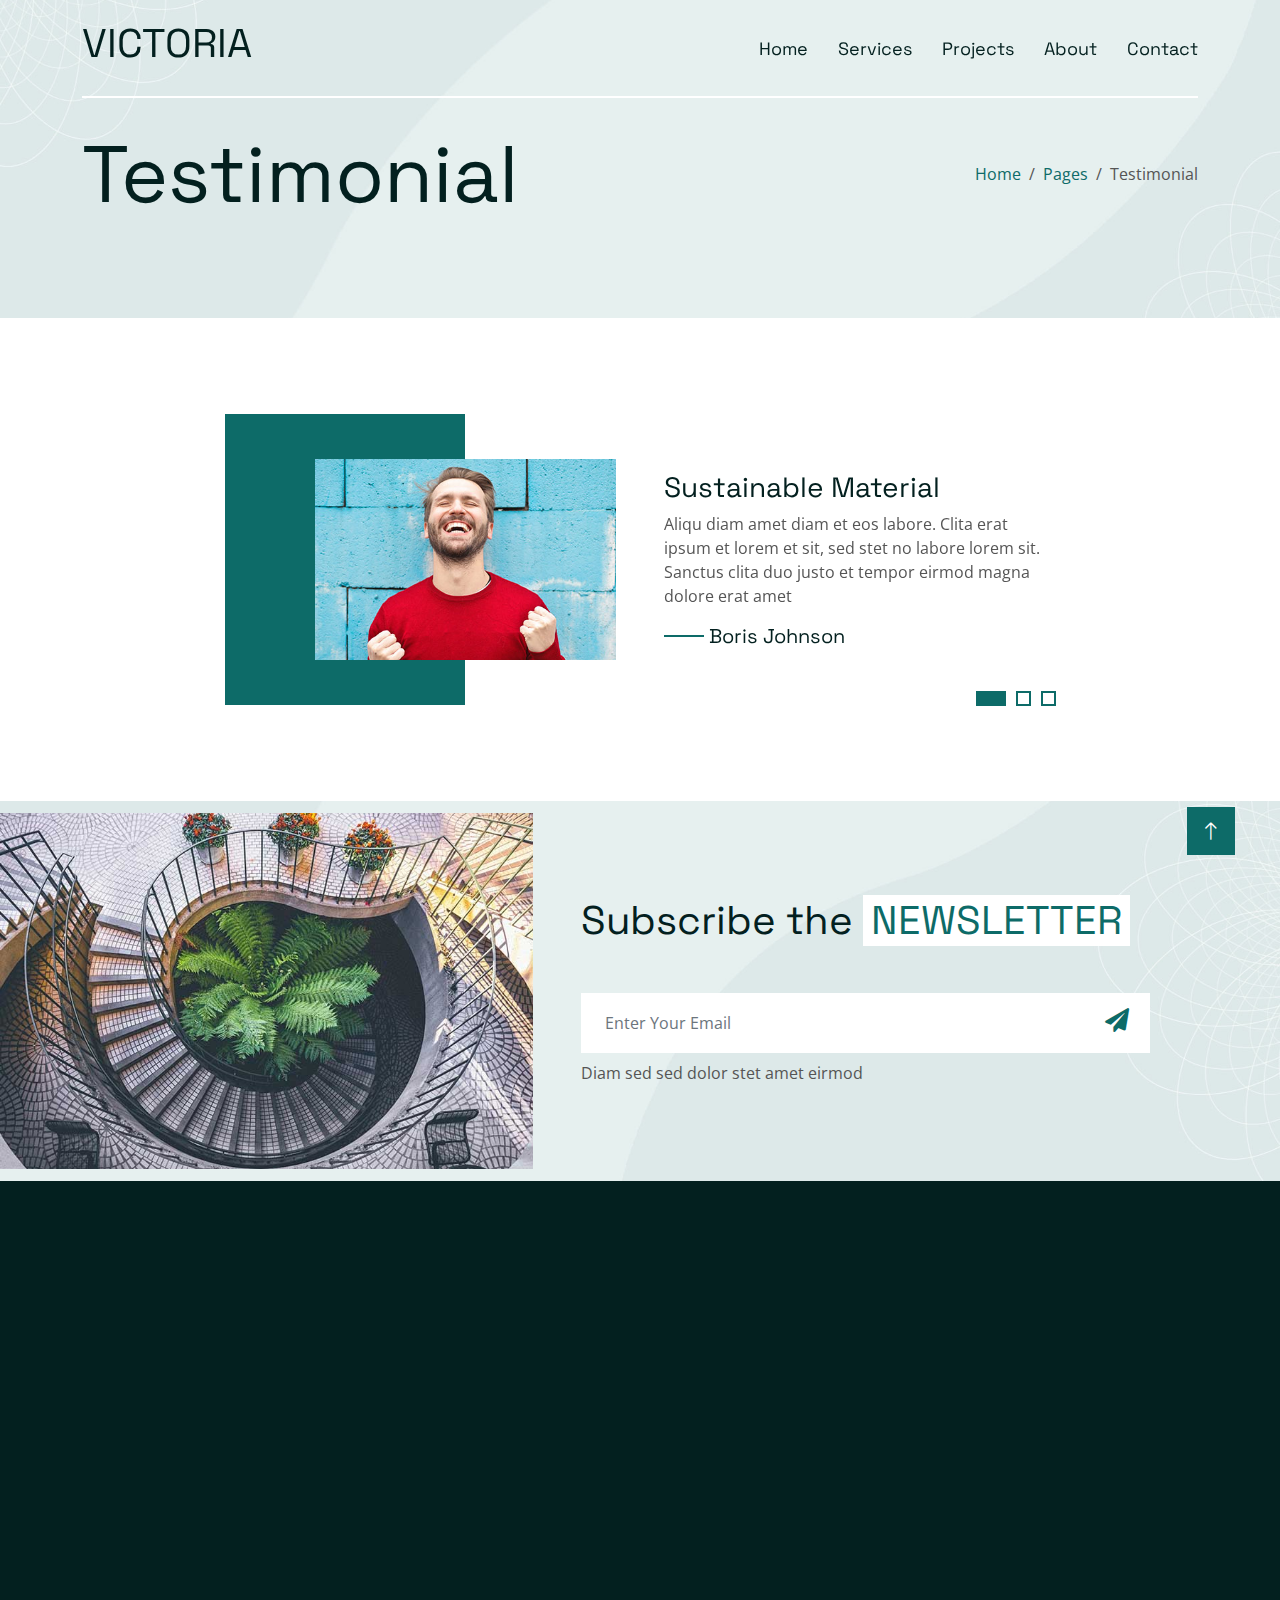
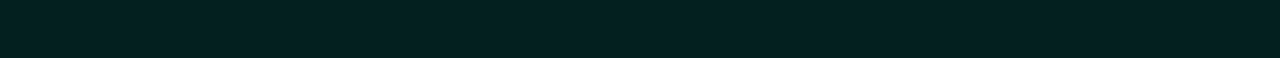
<file: testimonial.html>
<!DOCTYPE html>
<html lang="en">

<head>
    <meta charset="utf-8">
    <title>iSTUDIO - Interior Design Website Template Free</title>
    <meta content="width=device-width, initial-scale=1.0" name="viewport">
    <meta content="" name="keywords">
    <meta content="" name="description">

    <!-- Favicon -->
    <link href="img/favicon.ico" rel="icon">

    <!-- Google Web Fonts -->
    <link rel="preconnect" href="https://fonts.googleapis.com">
    <link rel="preconnect" href="https://fonts.gstatic.com" crossorigin>
    <link href="https://fonts.googleapis.com/css2?family=Open+Sans&family=Space+Grotesk&display=swap" rel="stylesheet">

    <!-- Icon Font Stylesheet -->
    <link href="https://cdnjs.cloudflare.com/ajax/libs/font-awesome/5.10.0/css/all.min.css" rel="stylesheet">
    <link href="https://cdn.jsdelivr.net/npm/bootstrap-icons@1.4.1/font/bootstrap-icons.css" rel="stylesheet">

    <!-- Libraries Stylesheet -->
    <link href="lib/animate/animate.min.css" rel="stylesheet">
    <link href="lib/owlcarousel/assets/owl.carousel.min.css" rel="stylesheet">

    <!-- Customized Bootstrap Stylesheet -->
    <link href="css/bootstrap.min.css" rel="stylesheet">

    <!-- Template Stylesheet -->
    <link href="css/style.css" rel="stylesheet">
</head>

<body>
    <!-- Spinner Start -->
    <div id="spinner"
        class="show bg-white position-fixed translate-middle w-100 vh-100 top-50 start-50 d-flex align-items-center justify-content-center">
        <div class="spinner-grow text-primary" style="width: 3rem; height: 3rem;" role="status">
            <span class="sr-only">Loading...</span>
        </div>
    </div>
    <!-- Spinner End -->


    <!-- Navbar Start -->
    <div class="container-fluid sticky-top">
        <div class="container">
            <nav class="navbar navbar-expand-lg navbar-light border-bottom border-2 border-white">
                <a href="index.html" class="navbar-brand">
                    <h1>VICTORIA</h1>
                </a>
                <button type="button" class="navbar-toggler ms-auto me-0" data-bs-toggle="collapse"
                    data-bs-target="#navbarCollapse">
                    <span class="navbar-toggler-icon"></span>
                </button>
                <div class="collapse navbar-collapse" id="navbarCollapse">
                    <div class="navbar-nav ms-auto">
                        <a href="index.html" class="nav-item nav-link">Home</a>
                
                        <a href="service.html" class="nav-item nav-link">Services</a>
                        <a href="project.html" class="nav-item nav-link">Projects</a>
                        <!-- <div class="nav-item dropdown">
                            <a href="#!" class="nav-link dropdown-toggle active" data-bs-toggle="dropdown">Pages</a>
                            <div class="dropdown-menu bg-light mt-2">
                                <a href="feature.html" class="dropdown-item">Features</a>
                                <a href="team.html" class="dropdown-item">Our Team</a>
                                <a href="testimonial.html" class="dropdown-item active">Testimonial</a>
                                <a href="404.html" class="dropdown-item">404 Page</a>
                            </div>
                        </div> -->
                         <a href="about.html" class="nav-item nav-link">About</a>
                        <a href="contact.html" class="nav-item nav-link">Contact</a>
                    </div>
                </div>
            </nav>
        </div>
    </div>
    <!-- Navbar End -->


    <!-- Hero Start -->
    <div class="container-fluid pb-5 bg-primary hero-header">
        <div class="container py-5">
            <div class="row g-3 align-items-center">
                <div class="col-lg-6 text-center text-lg-start">
                    <h1 class="display-1 mb-0 animated slideInLeft">Testimonial</h1>
                </div>
                <div class="col-lg-6 animated slideInRight">
                    <nav aria-label="breadcrumb">
                        <ol class="breadcrumb justify-content-center justify-content-lg-end mb-0">
                            <li class="breadcrumb-item"><a class="text-primary" href="#!">Home</a></li>
                            <li class="breadcrumb-item"><a class="text-primary" href="#!">Pages</a></li>
                            <li class="breadcrumb-item text-secondary active" aria-current="page">Testimonial</li>
                        </ol>
                    </nav>
                </div>
            </div>
        </div>
    </div>
    <!-- Hero End -->


    <!-- Testimonial Start -->
    <div class="container-xxl py-5">
        <div class="container py-5">
            <div class="row justify-content-center">
                <div class="col-md-12 col-lg-9">
                    <div class="owl-carousel testimonial-carousel wow fadeIn" data-wow-delay="0.2s">
                        <div class="testimonial-item">
                            <div class="row g-5 align-items-center">
                                <div class="col-md-6">
                                    <div class="testimonial-img">
                                        <img class="img-fluid" src="img/testimonial-1.jpg" alt="">
                                    </div>
                                </div>
                                <div class="col-md-6">
                                    <div class="testimonial-text pb-5 pb-md-0">
                                        <h3>Sustainable Material</h3>
                                        <p>Aliqu diam amet diam et eos labore. Clita erat ipsum et lorem et sit, sed
                                            stet no labore lorem sit. Sanctus clita duo justo et tempor eirmod magna
                                            dolore erat
                                            amet</p>
                                        <h5 class="mb-0">Boris Johnson</h5>
                                    </div>
                                </div>
                            </div>
                        </div>
                        <div class="testimonial-item">
                            <div class="row g-5 align-items-center">
                                <div class="col-md-6">
                                    <div class="testimonial-img">
                                        <img class="img-fluid" src="img/testimonial-2.jpg" alt="">
                                    </div>
                                </div>
                                <div class="col-md-6">
                                    <div class="testimonial-text pb-5 pb-md-0">
                                        <h3>Customer Satisfaction</h3>
                                        <p>Clita erat ipsum et lorem et sit, sed
                                            stet no labore lorem sit. Sanctus clita duo justo et tempor eirmod magna
                                            dolore erat
                                            amet</p>
                                        <h5 class="mb-0">Alexander Bell</h5>
                                    </div>
                                </div>
                            </div>
                        </div>
                        <div class="testimonial-item">
                            <div class="row g-5 align-items-center">
                                <div class="col-md-6">
                                    <div class="testimonial-img">
                                        <img class="img-fluid" src="img/testimonial-3.jpg" alt="">
                                    </div>
                                </div>
                                <div class="col-md-6">
                                    <div class="testimonial-text pb-5 pb-md-0">
                                        <h3>Budget Friendly</h3>
                                        <p>Diam amet diam et eos labore. Clita erat ipsum et lorem et sit, sed
                                            stet no labore lorem sit. Sanctus clita duo justo et tempor eirmod magna
                                            dolore erat
                                            amet</p>
                                        <h5 class="mb-0">Bradley Gordon</h5>
                                    </div>
                                </div>
                            </div>
                        </div>
                    </div>
                </div>
            </div>
        </div>
    </div>
    <!-- Testimonial End -->


    <!-- Newsletter Start -->
    <div class="container-fluid bg-primary newsletter p-0">
        <div class="container p-0">
            <div class="row g-0 align-items-center">
                <div class="col-md-5 ps-lg-0 text-start wow fadeIn" data-wow-delay="0.2s">
                    <img class="img-fluid w-100" src="img/newsletter.jpg" alt="">
                </div>
                <div class="col-md-7 py-5 newsletter-text wow fadeIn" data-wow-delay="0.5s">
                    <div class="p-5">
                        <h1 class="mb-5">Subscribe the <span
                                class="text-uppercase text-primary bg-white px-2">Newsletter</span></h1>
                        <div class="position-relative w-100 mb-2">
                            <input class="form-control border-0 w-100 ps-4 pe-5" type="text"
                                placeholder="Enter Your Email" style="height: 60px;">
                            <button type="button" class="btn shadow-none position-absolute top-0 end-0 mt-2 me-2"><i
                                    class="fa fa-paper-plane text-primary fs-4"></i></button>
                        </div>
                        <p class="mb-0">Diam sed sed dolor stet amet eirmod</p>
                    </div>
                </div>
            </div>
        </div>
    </div>
    <!-- Newsletter End -->


    <!-- Footer Start -->
    <div class="container-fluid bg-dark text-white-50 footer pt-5">
        <div class="container py-5">
            <div class="row g-5">
                <div class="col-md-6 col-lg-3 wow fadeIn" data-wow-delay="0.1s">
                    <a href="index.html" class="d-inline-block mb-3">
                        <h1 class="text-white">iSTUDIO</h1>
                    </a>
                    <p class="mb-0">Tempor erat elitr rebum at clita. Diam dolor diam ipsum et tempor sit. Aliqu diam
                        amet diam et eos labore. Clita erat ipsum et lorem et sit, sed stet no labore lorem sit. Sanctus
                        clita duo justo et tempor</p>
                </div>
                <div class="col-md-6 col-lg-3 wow fadeIn" data-wow-delay="0.3s">
                    <h5 class="text-white mb-4">Get In Touch</h5>
                    <p><i class="fa fa-map-marker-alt me-3"></i>123 Street, New York, USA</p>
                    <p><i class="fa fa-phone-alt me-3"></i>+012 345 67890</p>
                    <p><i class="fa fa-envelope me-3"></i>info@example.com</p>
                    <div class="d-flex pt-2">
                        <a class="btn btn-outline-primary btn-square border-2 me-2" href="#!"><i
                                class="fab fa-twitter"></i></a>
                        <a class="btn btn-outline-primary btn-square border-2 me-2" href="#!"><i
                                class="fab fa-facebook-f"></i></a>
                        <a class="btn btn-outline-primary btn-square border-2 me-2" href="#!"><i
                                class="fab fa-youtube"></i></a>
                        <a class="btn btn-outline-primary btn-square border-2 me-2" href="#!"><i
                                class="fab fa-instagram"></i></a>
                        <a class="btn btn-outline-primary btn-square border-2 me-2" href="#!"><i
                                class="fab fa-linkedin-in"></i></a>
                    </div>
                </div>
                <div class="col-md-6 col-lg-3 wow fadeIn" data-wow-delay="0.5s">
                    <h5 class="text-white mb-4">Popular Link</h5>
                    <a class="btn btn-link" href="#!">About Us</a>
                    <a class="btn btn-link" href="#!">Contact Us</a>
                    <a class="btn btn-link" href="#!">Privacy Policy</a>
                    <a class="btn btn-link" href="#!">Terms & Condition</a>
                    <a class="btn btn-link" href="#!">Career</a>
                </div>
                <div class="col-md-6 col-lg-3 wow fadeIn" data-wow-delay="0.7s">
                    <h5 class="text-white mb-4">Our Services</h5>
                    <a class="btn btn-link" href="#!">Interior Design</a>
                    <a class="btn btn-link" href="#!">Project Planning</a>
                    <a class="btn btn-link" href="#!">Renovation</a>
                    <a class="btn btn-link" href="#!">Implement</a>
                    <a class="btn btn-link" href="#!">Landscape Design</a>
                </div>
            </div>
        </div>
        <div class="container wow fadeIn" data-wow-delay="0.1s">
            <div class="copyright">
                <div class="row">
                    <div class="col-md-6 text-center text-md-start mb-3 mb-md-0">
                        &copy; <a class="border-bottom" href="#!">Your Site Name</a>, All Right Reserved.

                        <!--/*** This template is free as long as you keep the below author’s credit link/attribution link/backlink. ***/-->
                        <!--/*** If you'd like to use the template without the below author’s credit link/attribution link/backlink, ***/-->
                        <!--/*** you can purchase the Credit Removal License from "https://htmlcodex.com/credit-removal". ***/-->
                        Designed By <a class="border-bottom" href="https://htmlcodex.com">HTML Codex</a>. Distributed by
                        <a class="border-bottom" href="https://themewagon.com" target="_blank">ThemeWagon</a>
                    </div>
                    <div class="col-md-6 text-center text-md-end">
                        <div class="footer-menu">
                            <a href="#!">Home</a>
                            <a href="#!">Cookies</a>
                            <a href="#!">Help</a>
                            <a href="#!">FAQs</a>
                        </div>
                    </div>
                </div>
            </div>
        </div>
    </div>
    <!-- Footer End -->


    <!-- Back to Top -->
    <a href="#!" class="btn btn-lg btn-primary btn-lg-square back-to-top"><i class="bi bi-arrow-up"></i></a>


    <!-- JavaScript Libraries -->
    <script src="https://ajax.googleapis.com/ajax/libs/jquery/3.6.1/jquery.min.js"></script>
    <script src="https://cdn.jsdelivr.net/npm/bootstrap@5.0.0/dist/js/bootstrap.bundle.min.js"></script>
    <script src="lib/wow/wow.min.js"></script>
    <script src="lib/easing/easing.min.js"></script>
    <script src="lib/waypoints/waypoints.min.js"></script>
    <script src="lib/owlcarousel/owl.carousel.min.js"></script>

    <!-- Template Javascript -->
    <script src="js/main.js"></script>
</body>

</html>
</file>
<file: css/style.css>
/********** Template CSS **********/

/*** Spinner ***/

/* .whatsapp_float {
    position: fixed;
    left: 20px;        
    bottom: 20px;       
    z-index: 100;
}

.whatsapp_float img {
    width: 60px;        
    height: 60px;
}


@media (max-width: 768px) {
    .whatsapp_float img {
        width: 45px;
        height: 45px;
    }
} */



.navbar-brand .brand-text {
  font-size: 2.2rem;   /* bigger on desktop */
  font-weight: 500;
  white-space: nowrap;
  font-family: Lucida Sans,Verdana, Arial, Tahoma, Serif;
  font-variant: small-caps;
}

@media (max-width: 768px) {
  .navbar-brand {
    flex-direction: column;
    align-items: flex-start;
  }
  .navbar-brand .brand-text {
    font-size: 1rem;   /* smaller on mobile */
    white-space: normal;
    margin-top: 5px;
  }
}



/* .navbar-brand .brand-text {
  font-size: 1.2rem;
  font-weight: 600;
  white-space: nowrap;
}

@media (max-width: 768px) {
  .navbar-brand {
    flex-direction: column;
    align-items: flex-start;
  }
  .navbar-brand .brand-text {
    font-size: 1rem;
    white-space: normal;
    margin-top: 5px;
  }
} */




.column {
  float: left;
  width: 33.33%;
  padding: 5px;
}
.row::after {
  content: "";
  clear: both;
  display: table;
}

#spinner {
    opacity: 0;
    visibility: hidden;
    transition: opacity .5s ease-out, visibility 0s linear .5s;
    z-index: 99999;
}

#spinner.show {
    transition: opacity .5s ease-out, visibility 0s linear 0s;
    visibility: visible;
    opacity: 1;
}

.back-to-top {
    position: fixed;
    display: none;
    right: 45px;
    bottom: 45px;
    z-index: 99;
}

/*** Button ***/
.btn {
    transition: .5s;
}

.btn-square {
    width: 38px;
    height: 38px;
}

.btn-sm-square {
    width: 32px;
    height: 32px;
}

.btn-lg-square {
    width: 48px;
    height: 48px;
}

.btn-square,
.btn-sm-square,
.btn-lg-square {
    padding: 0;
    display: flex;
    align-items: center;
    justify-content: center;
    font-weight: normal;
}


/*** Navbar ***/
.sticky-top {
    top: -150px;
    transition: .5s;
}

.navbar {
    padding: 15px 0;
    font-family: "Space Grotesk", sans-serif;
    font-size: 18px;
}

.navbar .navbar-nav .nav-link {
    margin-left: 30px;
    padding: 0;
    outline: none;
    color: var(--bs-dark);
}

.navbar .navbar-nav .nav-link:hover,
.navbar .navbar-nav .nav-link.active {
    color: var(--bs-primary)
}

.navbar .dropdown-toggle::after {
    border: none;
    content: "\f107";
    font-family: "Font Awesome 5 Free";
    font-weight: 900;
    vertical-align: middle;
    margin-left: 8px;
}

.navbar .dropdown-menu .dropdown-item:hover,
.navbar .dropdown-menu .dropdown-item.active {
    color: var(--bs-white);
    background: var(--bs-primary);
}

@media (max-width: 991.98px) {
    .navbar .navbar-nav .nav-link  {
        margin-left: 0;
        padding: 10px 0;
    }
}

@media (min-width: 992px) {
    .navbar .nav-item .dropdown-menu {
        display: block;
        border: none;
        margin-top: 0;
        top: 150%;
        opacity: 0;
        visibility: hidden;
        transition: .5s;
    }

    .navbar .nav-item:hover .dropdown-menu {
        top: 100%;
        visibility: visible;
        transition: .5s;
        opacity: 1;
    }
}


/*** Hero Header ***/
.hero-header {
    margin-top: -170px;
    padding-top: 150px;
    background: url(../img/hero-bg.jpg) top center no-repeat;
    background-size: cover;
}

.hero-header .breadcrumb-item+.breadcrumb-item::before {
    color: var(--light);
}

.header-carousel {
    position: relative;
    padding: 45px 90px 45px 0;
}

.header-carousel::before {
    position: absolute;
    content: "";
    top: 0;
    right: 0;
    width: calc(50% + 45px);
    height: 100%;
    background: var(--bs-primary);
    z-index: -1;
}

.header-carousel .owl-dots {
    position: absolute;
    top: 50%;
    right: 38px;
    transform: translateY(-50%);
    display: flex;
    flex-direction: column;
    align-items: center;
    justify-content: center;
}

.header-carousel .owl-dot {
    position: relative;
    display: inline-block;
    margin: 5px 0;
    width: 15px;
    height: 15px;
    border: 2px solid var(--bs-white);
    transition: .5s;
}

.header-carousel .owl-dot.active {
    height: 30px;
    background: var(--bs-white);
}


/*** About ***/
.about-img {
    position: relative;
    overflow: hidden;
}

.about-img::after {
    position: absolute;
    content: "";
    width: 100%;
    height: 100%;
    top: 0;
    left: 0;
    background: url(../img/bg-about-img.png) top left no-repeat;
    background-size: contain;
}


/*** Project ***/
.project-item img {
    transition: .5s;
}
  
.project-item:hover img {
    transform: scale(1.2);
}
  
.project-overlay {
    position: absolute;
    padding: 25px;
    width: 100%;
    height: 100%;
    top: 0;
    left: 0;
    display: flex;
    flex-direction: column;
    align-items: flex-start;
    justify-content: flex-end;
    background: linear-gradient(rgba(255, 255, 255, .1) 50%, var(--bs-dark));
    z-index: 1;
}


/*** Service ***/
.service-item {
    position: relative;
    padding: 30px 25px;
    transition: .5s;
}

.service-item.bg-primary:hover {
    background: var(--bs-light) !important;
}

.service-item.bg-primary p {
    color: var(--bs-light);
    transition: .5s;
}

.service-item.bg-primary:hover p {
    color: var(--bs-secondary);
}

.service-item.bg-light:hover {
    background: var(--bs-primary) !important;
}

.service-item.bg-light p {
    color: var(--bs-secondary);
    transition: .5s;
}

.service-item.bg-light:hover p {
    color: var(--bs-light);
}


.service-item .service-img h3 {
    position: absolute;
    top: 0;
    left: 0;
    padding: 0 12px 7px 0;
}

.service-item.bg-primary .service-img h3 {
    background: var(--bs-primary);
    color: var(--bs-white);
    transition: .5s;
}

.service-item.bg-primary:hover .service-img h3 {
    background: var(--bs-light);
    color: var(--bs-dark);
}

.service-item.bg-light .service-img h3 {
    background: var(--bs-light);
    color: var(--bs-dark);
    transition: .5s;
}

.service-item.bg-light:hover .service-img h3 {
    background: var(--bs-primary);
    color: var(--bs-white);
}


/*** Our Team ***/
.team-item img {
    transition: .5s;
}
  
.team-item:hover img {
    transform: scale(1.2);
}
  
.team-overlay {
    position: absolute;
    padding: 30px;
    width: 100%;
    height: 100%;
    top: 0;
    left: 0;
    display: flex;
    flex-direction: column;
    align-items: flex-start;
    justify-content: flex-end;
    background: linear-gradient(rgba(255, 255, 255, .1) 50%, var(--bs-dark));
    z-index: 1;
}

.team-overlay small {
    display: inline-block;
    padding: 3px 15px;
    color: var(--bs-white);
    background: var(--bs-primary);
}


/*** Testimonial ***/
.testimonial-img {
    position: relative;
    padding: 45px 0 45px 90px;
}

.testimonial-img::before {
    position: absolute;
    content: "";
    top: 0;
    left: 0;
    width: calc(50% + 45px);
    height: 100%;
    background: var(--bs-primary);
    z-index: -1;
}

.testimonial-text h5 {
    position: relative;
    padding-left: 45px;
}

.testimonial-text h5::before {
    position: absolute;
    content: "";
    top: 50%;
    left: 0;
    transform: translateY(-50%);
    width: 40px;
    height: 2px;
    background: var(--bs-primary);
}

.testimonial-carousel .owl-dots {
    position: absolute;
    height: 17px;
    bottom: 0;
    right: 0;
    left: auto;
}

.testimonial-carousel .owl-dot {
    position: relative;
    display: inline-block;
    margin-left: 10px;
    width: 15px;
    height: 15px;
    background: var(--bs-white);
    border: 2px solid var(--bs-primary);
    transition: .5s;
}

.testimonial-carousel .owl-dot.active {
    width: 30px;
    background: var(--bs-primary);
}

@media (max-width: 768px) {
    .testimonial-carousel .owl-dots {
        left: 0;
        right: auto;
    }

    .testimonial-carousel .owl-dot {
        margin-right: 10px;
        margin-left: 0;
    }
}


/*** Newsletter ***/
.newsletter {
    background: url(../img/hero-bg.jpg) bottom right no-repeat;
    background-size: cover;
}

@media (min-width: 992px) {
    .newsletter .container {
        max-width: 100% !important;
    }

    .newsletter .newsletter-text  {
        padding-right: calc(((100% - 960px) / 2) + .75rem);
    }
}

@media (min-width: 1200px) {
    .newsletter .newsletter-text  {
        padding-right: calc(((100% - 1140px) / 2) + .75rem);
    }
}

@media (min-width: 1400px) {
    .newsletter .newsletter-text  {
        padding-right: calc(((100% - 1320px) / 2) + .75rem);
    }
}


/*** Footer ***/
.footer .btn.btn-link {
    display: block;
    margin-bottom: 10px;
    padding: 0;
    text-align: left;
    color: rgba(255,255,255,.5);
    font-weight: normal;
    transition: .3s;
}

.footer .btn.btn-link:hover {
    color: var(--bs-white);
    letter-spacing: 1px;
    box-shadow: none;
}

.footer .btn.btn-link::before {
    position: relative;
    content: "\f105";
    font-family: "Font Awesome 5 Free";
    font-weight: 900;
    margin-right: 10px;
}

.footer .copyright {
    padding: 25px 0;
    font-size: 14px;
    border-top: 1px solid rgba(256, 256, 256, .1);
}

.footer .copyright a {
    color: rgba(255,255,255,.5);
}

.footer .copyright a:hover {
    color: var(--bs-white);
}

.footer .footer-menu a {
    margin-right: 15px;
    padding-right: 15px;
    border-right: 1px solid rgba(255, 255, 255, .1);
}

.footer .footer-menu a:last-child {
    margin-right: 0;
    padding-right: 0;
    border-right: none;
}
</file>
